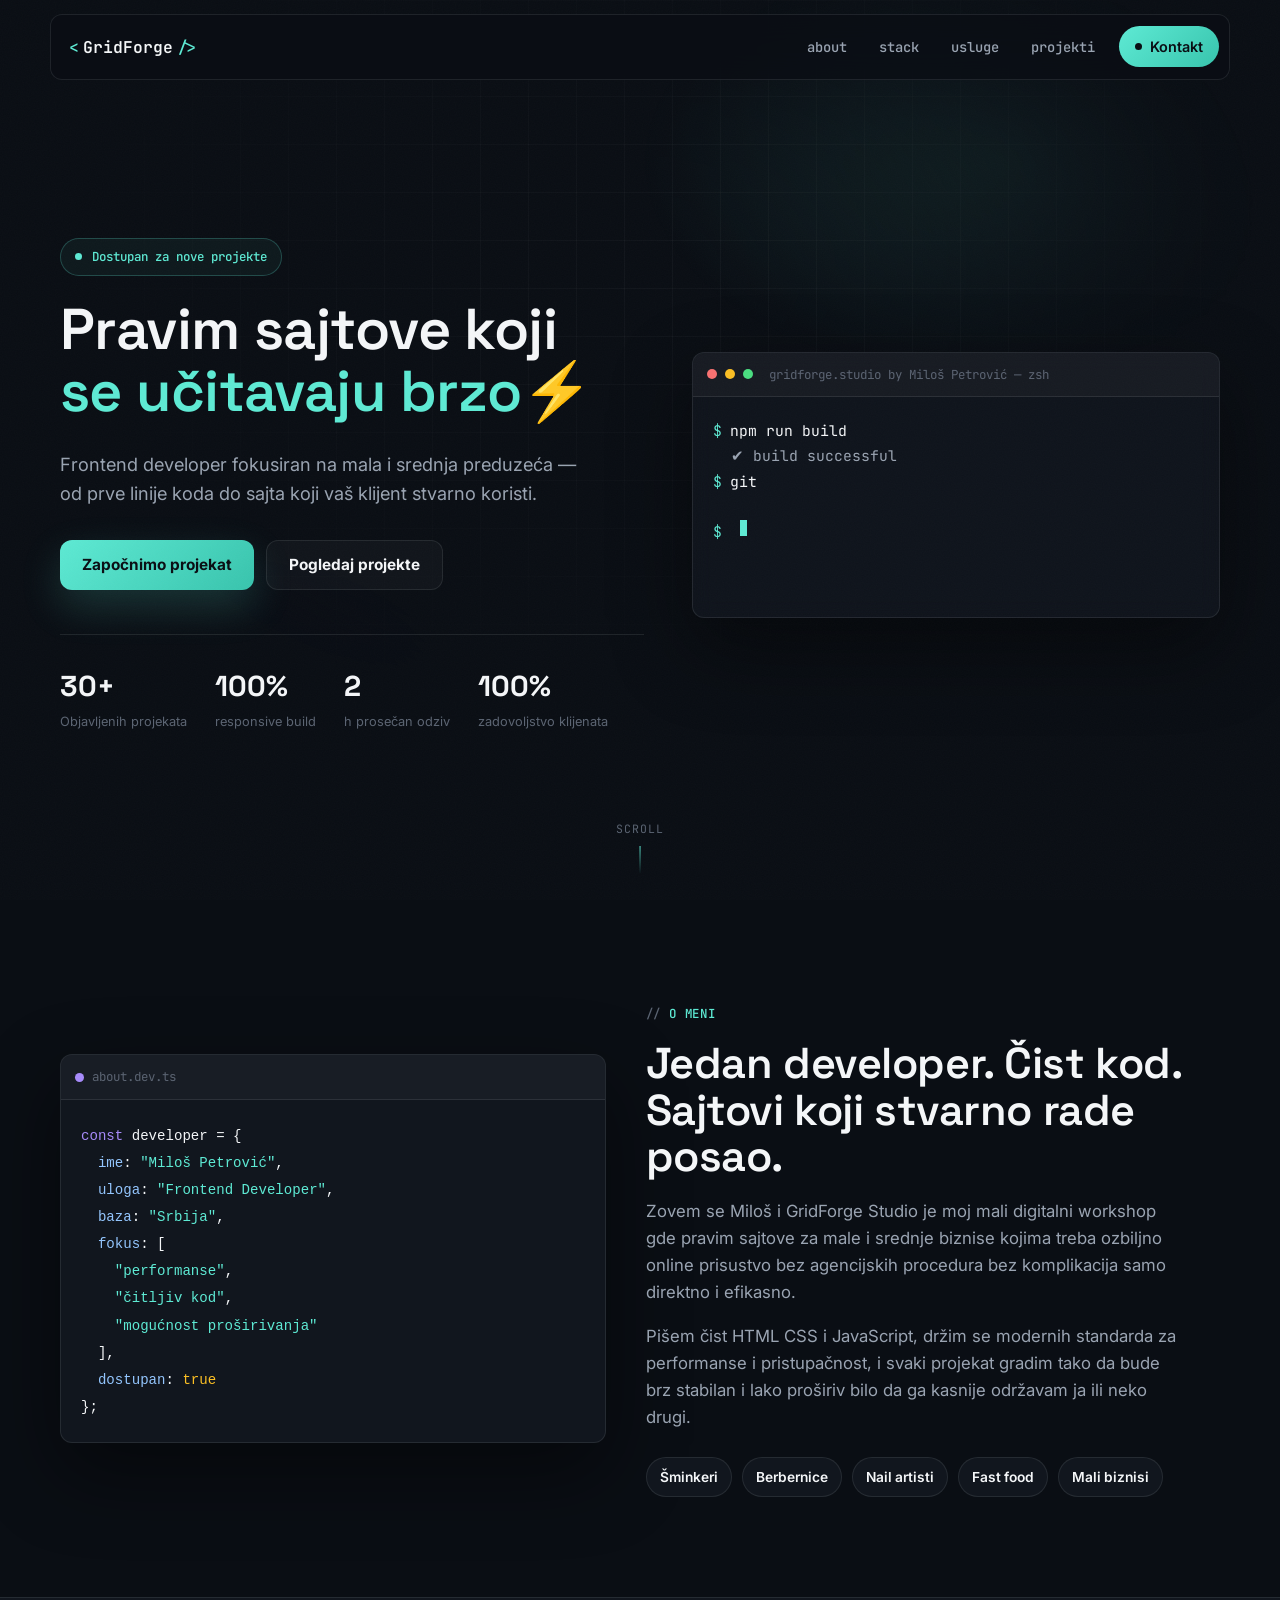
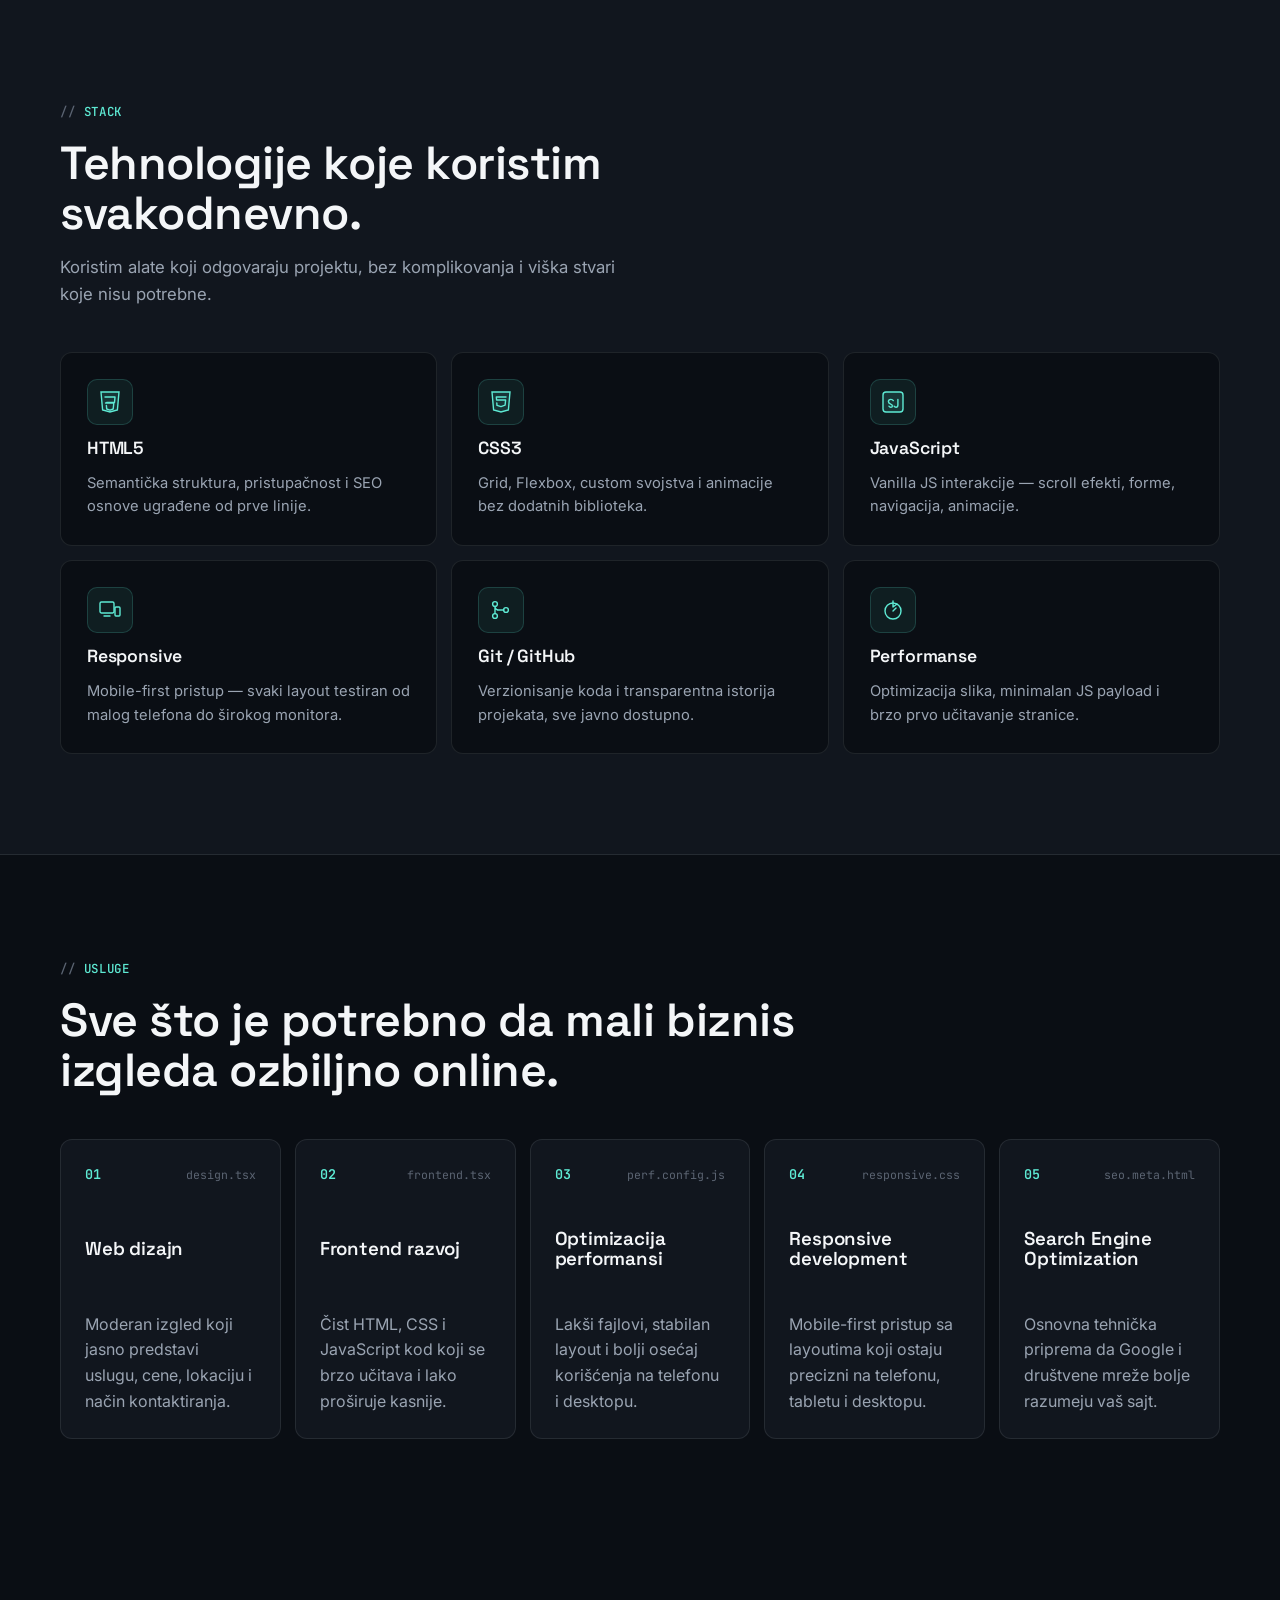
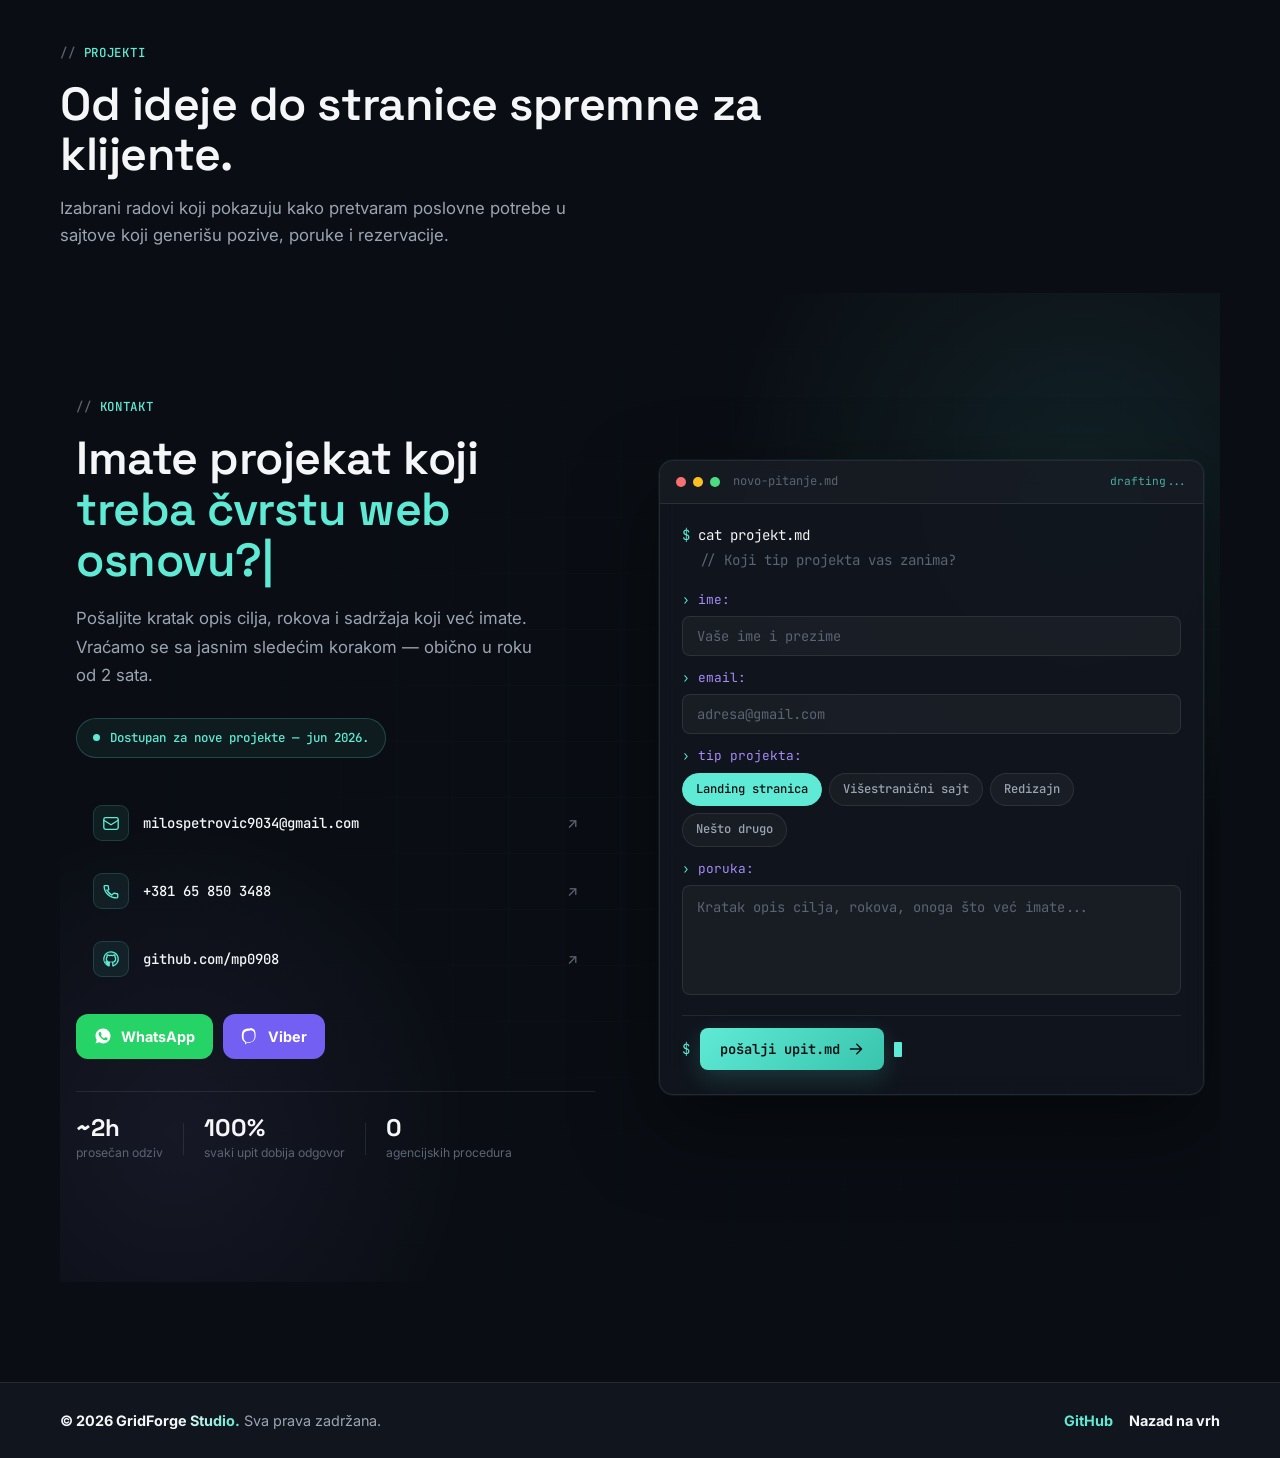
<file: index.html>
<!DOCTYPE html>
<html lang="sr">

<head>
  <meta charset="UTF-8" />
  <meta name="viewport" content="width=device-width, initial-scale=1.0" />
  <meta name="description"
    content="GridForge Studio — Miloš Petrović pravi moderne, brze i funkcionalne web sajtove po meri vašeg biznisa." />
  <title>GridForge Studio | Izrada modernih web sajtova</title>
  <link rel="icon" href="assets/icons/gridforge-mark.svg" type="image/svg+xml" />
  <link rel="preconnect" href="https://fonts.googleapis.com" />
  <link rel="preconnect" href="https://fonts.gstatic.com" crossorigin />
  <link
    href="https://fonts.googleapis.com/css2?family=Space+Grotesk:wght@400;500;600;700&family=JetBrains+Mono:wght@400;500;600&family=Inter:wght@400;500;600;700&display=swap"
    rel="stylesheet" />
  <link rel="stylesheet" href="css/reset.css" />
  <link rel="stylesheet" href="css/style.css" />
</head>

<body>
  <div class="cursor-glow" data-cursor-glow aria-hidden="true"></div>
  <div class="grain-overlay" aria-hidden="true"></div>

  <header class="gf-header" data-header>
    <div class="gf-header-inner">
      <a class="gf-brand" href="#top" aria-label="GridForge Studio početna">
        <span class="gf-brand-bracket">&lt;</span>
        <span class="gf-brand-name">GridForge</span>
        <span class="gf-brand-bracket">/&gt;</span>
      </a>

      <nav class="gf-nav" aria-label="Glavna navigacija">
        <a href="#about"><span class="nav-tag">about</span></a>
        <a href="#stack"><span class="nav-tag">stack</span></a>
        <a href="#services"><span class="nav-tag">usluge</span></a>
        <a href="#projects"><span class="nav-tag">projekti</span></a>
        <a class="gf-nav-cta" href="#contact">
          <span class="status-dot" aria-hidden="true"></span>
          Kontakt
        </a>
      </nav>

      <button class="gf-burger" type="button" data-nav-toggle aria-expanded="false" aria-controls="gf-mobile-nav"
        aria-label="Otvori meni">
        <span></span>
        <span></span>
        <span></span>
      </button>
    </div>
  </header>

  <div class="gf-mobile-nav" id="gf-mobile-nav" data-mobile-nav data-nav>
    <nav aria-label="Mobilna navigacija">
      <a href="#about" data-mobile-link><span class="nav-num">01</span>About</a>
      <a href="#stack" data-mobile-link><span class="nav-num">02</span>Stack</a>
      <a href="#services" data-mobile-link><span class="nav-num">03</span>Usluge</a>
      <a href="#projects" data-mobile-link><span class="nav-num">04</span>Projekti</a>
      <a href="#contact" data-mobile-link><span class="nav-num">05</span>Kontakt</a>
    </nav>
    <p class="gf-mobile-foot">milospetrovic9034@gmail.com</p>
  </div>

  <main id="top">
    <!-- ============ HERO ============ -->
    <section class="hero" id="hero">
      <div class="hero-grid-bg" aria-hidden="true"></div>

      <div class="hero-inner">
        <div class="hero-copy">
          <p class="badge">
            <span class="status-dot" aria-hidden="true"></span>
            Dostupan za nove projekte
          </p>

          <h1 class="hero-title">
            Pravim sajtove koji
            <span class="hero-title-rotator" data-rotator>
              <span class="rotator-word is-active">izgledaju moderno</span>
              <span class="rotator-word">se učitavaju brzo⚡</span>
              <span class="rotator-word">su responzivni</span>
              <span class="rotator-word">donose pozive i upite</span>
            </span>
          </h1>

          <p class="hero-sub">
            Frontend developer fokusiran na mala i srednja preduzeća — od prve linije
            koda do sajta koji vaš klijent stvarno koristi.
          </p>

          <div class="hero-actions">
            <a class="btn btn-primary" href="#contact" data-scroll-target>
              Započnimo projekat
            </a>
            <a class="btn btn-ghost" href="#projects" data-scroll-target>
              Pogledaj projekte
            </a>
          </div>

          <div class="hero-stats">
            <div class="stat">
              <strong data-counter="30">30+</strong>
              <span>Objavljenih projekata</span>
            </div>
            <div class="stat">
              <strong data-counter="100">100%</strong>
              <span>responsive build</span>
            </div>
            <div class="stat">
              <strong data-counter="2">2</strong>
              <span>h prosečan odziv</span>
            </div>
            <div class="stat">
              <strong data-counter="100">100%</strong>
              <span>zadovoljstvo klijenata</span>
            </div>
          </div>
        </div>

        <div class="hero-terminal" aria-hidden="true">
          <div class="terminal-bar">
            <span class="term-dot term-dot-red"></span>
            <span class="term-dot term-dot-yellow"></span>
            <span class="term-dot term-dot-green"></span>
            <span class="terminal-title">gridforge.studio by Miloš Petrović — zsh</span>
          </div>
          <div class="terminal-body" data-terminal>
            <p class="term-line"><span class="term-prompt">$</span> <span class="term-cmd" data-type-line="0"></span>
            </p>
            <p class="term-line term-out" data-out-line="0"></p>
            <p class="term-line"><span class="term-prompt">$</span> <span class="term-cmd" data-type-line="1"></span>
            </p>
            <p class="term-line term-out" data-out-line="1"></p>
            <p class="term-line"><span class="term-prompt">$</span> <span class="term-cmd"
                data-type-line="2"></span><span class="term-cursor" data-term-cursor></span></p>
          </div>
        </div>
      </div>

      <div class="scroll-cue" aria-hidden="true">
        <span>scroll</span>
        <div class="scroll-cue-line"></div>
      </div>
    </section>

    <!-- ============ ABOUT ============ -->
    <section class="section about-section" id="about">
      <div class="container about-layout">
        <div class="about-media reveal">
          <div class="code-card">
            <div class="code-card-bar">
              <span class="code-card-dot"></span>
              <span class="code-card-filename">about.dev.ts</span>
            </div>
            <pre class="code-card-body"><code><span class="tok-key">const</span> <span class="tok-var">developer</span> = {
  <span class="tok-prop">ime</span>: <span class="tok-str">"Miloš Petrović"</span>,
  <span class="tok-prop">uloga</span>: <span class="tok-str">"Frontend Developer"</span>,
  <span class="tok-prop">baza</span>: <span class="tok-str">"Srbija"</span>,
  <span class="tok-prop">fokus</span>: [
    <span class="tok-str">"performanse"</span>,
    <span class="tok-str">"čitljiv kod"</span>,
    <span class="tok-str">"mogućnost proširivanja"</span>
  ],
  <span class="tok-prop">dostupan</span>: <span class="tok-bool">true</span>
};</code></pre>
          </div>
        </div>
        <div class="about-copy reveal reveal-delay-1">
          <p class="eyebrow">O meni</p>
          <h2>Jedan developer. Čist kod. Sajtovi koji stvarno rade posao.</h2>
          <p class="about-text">
            Zovem se Miloš i GridForge Studio je moj mali digitalni workshop gde pravim sajtove za
            male i srednje biznise kojima treba ozbiljno online prisustvo bez agencijskih procedura
            bez komplikacija samo direktno i efikasno.
          </p>
          <p class="about-text">
            Pišem čist HTML CSS i JavaScript, držim se modernih standarda za performanse i pristupačnost,
            i svaki projekat gradim tako da bude brz stabilan i lako proširiv bilo da ga kasnije
            održavam ja ili neko drugi.
          </p>
          <div class="business-tags" aria-label="Tipovi biznisa">
            <span>Šminkeri</span>
            <span>Berbernice</span>
            <span>Nail artisti</span>
            <span>Fast food</span>
            <span>Mali biznisi</span>
          </div>
        </div>
      </div>
    </section>

    <!-- ============ STACK ============ -->
    <section class="section stack-section" id="stack">
      <div class="container">
        <div class="section-heading reveal">
          <p class="eyebrow">Stack</p>
          <h2>Tehnologije koje koristim svakodnevno.</h2>
          <p class="section-subtext">
            Koristim alate koji odgovaraju projektu, bez komplikovanja i viška stvari koje nisu potrebne.
          </p>
        </div>
        <div class="stack-grid">
          <article class="stack-card reveal">
            <div class="stack-icon" data-stack="html">
              <svg viewBox="0 0 24 24" fill="none">
                <path d="M3 2l1.6 18L12 22l7.4-2L21 2H3Z" fill="currentColor" opacity="0.12" />
                <path d="M3 2l1.6 18L12 22l7.4-2L21 2H3Z" stroke="currentColor" stroke-width="1.4" />
                <path d="M7 7h10l-.5 5.5H8.7M7.5 13h8.3l-.6 6L12 20.2l-3.3-1.2-.3-3.5" stroke="currentColor"
                  stroke-width="1.4" stroke-linecap="round" stroke-linejoin="round" />
              </svg>
            </div>
            <h3>HTML5</h3>
            <p>Semantička struktura, pristupačnost i SEO osnove ugrađene od prve linije.</p>
          </article>

          <article class="stack-card reveal reveal-delay-1">
            <div class="stack-icon" data-stack="css">
              <svg viewBox="0 0 24 24" fill="none">
                <path d="M3 2l1.6 18L12 22l7.4-2L21 2H3Z" fill="currentColor" opacity="0.12" />
                <path d="M3 2l1.6 18L12 22l7.4-2L21 2H3Z" stroke="currentColor" stroke-width="1.4" />
                <path d="M17 7H7.3l.3 3h9l-.5 5.2L12 16.6l-4-1.2-.2-2.4" stroke="currentColor" stroke-width="1.4"
                  stroke-linecap="round" stroke-linejoin="round" />
              </svg>
            </div>
            <h3>CSS3</h3>
            <p>Grid, Flexbox, custom svojstva i animacije bez dodatnih biblioteka.</p>
          </article>

          <article class="stack-card reveal reveal-delay-2">
            <div class="stack-icon" data-stack="js">
              <svg viewBox="0 0 24 24" fill="none">
                <rect x="2" y="2" width="20" height="20" rx="3" fill="currentColor" opacity="0.12" />
                <rect x="2" y="2" width="20" height="20" rx="3" stroke="currentColor" stroke-width="1.4" />
                <path
                  d="M8 16.2c.3.6.9 1.1 1.8 1.1 1 0 1.6-.5 1.6-1.4 0-1-.6-1.4-1.7-1.8-1.4-.5-2.3-1.1-2.3-2.5 0-1.3 1-2.2 2.5-2.2 1.1 0 1.9.4 2.4 1.2M16.9 9.4v5.7c0 1.5-.7 2.2-1.9 2.2-.9 0-1.5-.4-1.9-1.1"
                  stroke="currentColor" stroke-width="1.4" stroke-linecap="round" />
              </svg>
            </div>
            <h3>JavaScript</h3>
            <p>Vanilla JS interakcije — scroll efekti, forme, navigacija, animacije.</p>
          </article>

          <article class="stack-card reveal reveal-delay-3">
            <div class="stack-icon" data-stack="responsive">
              <svg viewBox="0 0 24 24" fill="none">
                <rect x="2" y="4" width="14" height="11" rx="1.4" stroke="currentColor" stroke-width="1.4" />
                <rect x="17" y="9" width="5" height="9" rx="1" stroke="currentColor" stroke-width="1.4" />
                <path d="M6 18h6" stroke="currentColor" stroke-width="1.4" stroke-linecap="round" />
              </svg>
            </div>
            <h3>Responsive</h3>
            <p>Mobile-first pristup — svaki layout testiran od malog telefona do širokog monitora.</p>
          </article>

          <article class="stack-card reveal reveal-delay-4">
            <div class="stack-icon" data-stack="git">
              <svg viewBox="0 0 24 24" fill="none">
                <circle cx="6" cy="6" r="2.4" stroke="currentColor" stroke-width="1.4" />
                <circle cx="6" cy="18" r="2.4" stroke="currentColor" stroke-width="1.4" />
                <circle cx="17" cy="12" r="2.4" stroke="currentColor" stroke-width="1.4" />
                <path d="M6 8.4V15.6M8.2 12H14.8M6 8.4c0 2 1.6 3.6 5 3.6" stroke="currentColor" stroke-width="1.4"
                  stroke-linecap="round" />
              </svg>
            </div>
            <h3>Git / GitHub</h3>
            <p>Verzionisanje koda i transparentna istorija projekata, sve javno dostupno.</p>
          </article>

          <article class="stack-card reveal reveal-delay-5">
            <div class="stack-icon" data-stack="perf">
              <svg viewBox="0 0 24 24" fill="none">
                <path d="M12 3v6l4-3" stroke="currentColor" stroke-width="1.4" stroke-linecap="round"
                  stroke-linejoin="round" />
                <circle cx="12" cy="13" r="8" stroke="currentColor" stroke-width="1.4" />
                <path d="M12 13l3-3" stroke="currentColor" stroke-width="1.4" stroke-linecap="round" />
              </svg>
            </div>
            <h3>Performanse</h3>
            <p>Optimizacija slika, minimalan JS payload i brzo prvo učitavanje stranice.</p>
          </article>
        </div>
      </div>
    </section>

    <!-- ============ SERVICES ============ -->
    <section class="section services-section" id="services">
      <div class="container">
        <div class="section-heading reveal">
          <p class="eyebrow">Usluge</p>
          <h2>Sve što je potrebno da mali biznis izgleda ozbiljno online.</h2>
        </div>

        <div class="service-grid">
          <article class="service-card reveal">
            <div class="service-card-top">
              <span class="service-number">01</span>
              <span class="service-file">design.tsx</span>
            </div>
            <h3>Web dizajn</h3>
            <p>Moderan izgled koji jasno predstavi uslugu, cene, lokaciju i način kontaktiranja.</p>
          </article>
          <article class="service-card reveal reveal-delay-1">
            <div class="service-card-top">
              <span class="service-number">02</span>
              <span class="service-file">frontend.tsx</span>
            </div>
            <h3>Frontend razvoj</h3>
            <p>Čist HTML, CSS i JavaScript kod koji se brzo učitava i lako proširuje kasnije.</p>
          </article>
          <article class="service-card reveal reveal-delay-2">
            <div class="service-card-top">
              <span class="service-number">03</span>
              <span class="service-file">perf.config.js</span>
            </div>
            <h3>Optimizacija performansi</h3>
            <p>Lakši fajlovi, stabilan layout i bolji osećaj korišćenja na telefonu i desktopu.</p>
          </article>
          <article class="service-card reveal reveal-delay-3">
            <div class="service-card-top">
              <span class="service-number">04</span>
              <span class="service-file">responsive.css</span>
            </div>
            <h3>Responsive development</h3>
            <p>Mobile-first pristup sa layoutima koji ostaju precizni na telefonu, tabletu i desktopu.</p>
          </article>
          <article class="service-card reveal reveal-delay-4">
            <div class="service-card-top">
              <span class="service-number">05</span>
              <span class="service-file">seo.meta.html</span>
            </div>
            <h3>Search Engine Optimization</h3>
            <p>Osnovna tehnička priprema da Google i društvene mreže bolje razumeju vaš sajt.</p>
          </article>
        </div>
      </div>
    </section>

    <!-- ============ PROJEKTI ============ -->
    <section class="section projects-section" id="projects">
      <div class="container">
        <div class="section-heading projects-heading reveal">
          <p class="eyebrow">Projekti</p>
          <h2>Od ideje do stranice spremne za klijente.</h2>
          <p class="section-subtext">
            Izabrani radovi koji pokazuju kako pretvaram poslovne potrebe u sajtove
            koji generišu pozive, poruke i rezervacije.
          </p>
        </div>

    <!-- ============ CONTACT ============ -->
    <section class="section contact-section" id="contact">
      <div class="contact-bg-grid" aria-hidden="true"></div>
      <div class="contact-bg-glow" aria-hidden="true"></div>

      <div class="container contact-layout">

        <!-- LEFT: copy + direct links -->
        <div class="contact-left reveal">
          <p class="eyebrow">Kontakt</p>
          <h2 class="contact-heading">
            Imate projekat koji<br>
            <span class="contact-heading-accent" data-typed-heading></span>
          </h2>

          <p class="contact-sub">
            Pošaljite kratak opis cilja, rokova i sadržaja koji već imate.
            Vraćamo se sa jasnim sledećim korakom — obično u roku od 2 sata.
          </p>

          <!-- Availability badge -->
          <div class="contact-availability">
            <span class="avail-dot" aria-hidden="true"></span>
            <span>Dostupan za nove projekte — jun 2026.</span>
          </div>

          <!-- Direct contact rows -->
          <div class="contact-direct">
            <a class="direct-row" href="mailto:milospetrovic9034@gmail.com">
              <span class="direct-icon">
                <svg viewBox="0 0 20 20" fill="none" width="18" height="18" aria-hidden="true">
                  <rect x="2" y="4" width="16" height="13" rx="2" stroke="currentColor" stroke-width="1.5" />
                  <path d="M2 7l8 5 8-5" stroke="currentColor" stroke-width="1.5" stroke-linecap="round" />
                </svg>
              </span>
              <span class="direct-label">milospetrovic9034@gmail.com</span>
              <span class="direct-arrow">↗</span>
            </a>
            <a class="direct-row" href="tel:+381658503488">
              <span class="direct-icon">
                <svg viewBox="0 0 20 20" fill="none" width="18" height="18" aria-hidden="true">
                  <path
                    d="M5.5 9c1.2 2.4 3.1 4.3 5.5 5.5l1.8-1.8c.3-.3.6-.3.9-.2.9.3 1.9.5 3 .5.5 0 .8.4.8.8v3c0 .5-.4.8-.8.8C8.3 17.6 2.4 11.7 2.4 4.8c0-.5.4-.8.8-.8h3c.5 0 .8.4.8.8 0 1.1.2 2.1.5 3 .1.3 0 .6-.2.9L5.5 9Z"
                    stroke="currentColor" stroke-width="1.5" />
                </svg>
              </span>
              <span class="direct-label">+381 65 850 3488</span>
              <span class="direct-arrow">↗</span>
            </a>
            <a class="direct-row" href="https://github.com/mp0908" target="_blank" rel="noopener noreferrer">
              <span class="direct-icon">
                <svg viewBox="0 0 20 20" fill="none" width="18" height="18" aria-hidden="true">
                  <path
                    d="M10 2a8 8 0 0 0-2.53 15.59c.4.07.55-.17.55-.38v-1.33c-2.23.48-2.7-1.07-2.7-1.07-.36-.93-.89-1.17-.89-1.17-.73-.5.06-.49.06-.49.8.06 1.23.82 1.23.82.71 1.22 1.87.87 2.33.66.07-.52.28-.87.5-1.07-1.77-.2-3.64-.89-3.64-3.95 0-.87.31-1.59.82-2.15-.08-.2-.36-1.02.08-2.12 0 0 .67-.21 2.2.82a7.68 7.68 0 0 1 4 0c1.53-1.03 2.2-.82 2.2-.82.44 1.1.16 1.92.08 2.12.51.56.82 1.27.82 2.15 0 3.07-1.87 3.75-3.65 3.95.29.25.54.73.54 1.48v2.19c0 .21.15.46.55.38A8 8 0 0 0 10 2Z"
                    stroke="currentColor" stroke-width="1.2" fill="currentColor" opacity=".12" />
                  <path
                    d="M10 2a8 8 0 0 0-2.53 15.59c.4.07.55-.17.55-.38v-1.33c-2.23.48-2.7-1.07-2.7-1.07-.36-.93-.89-1.17-.89-1.17-.73-.5.06-.49.06-.49.8.06 1.23.82 1.23.82.71 1.22 1.87.87 2.33.66.07-.52.28-.87.5-1.07-1.77-.2-3.64-.89-3.64-3.95 0-.87.31-1.59.82-2.15-.08-.2-.36-1.02.08-2.12 0 0 .67-.21 2.2.82a7.68 7.68 0 0 1 4 0c1.53-1.03 2.2-.82 2.2-.82.44 1.1.16 1.92.08 2.12.51.56.82 1.27.82 2.15 0 3.07-1.87 3.75-3.65 3.95.29.25.54.73.54 1.48v2.19c0 .21.15.46.55.38A8 8 0 0 0 10 2Z"
                    stroke="currentColor" stroke-width="1.4" />
                </svg>
              </span>
              <span class="direct-label">github.com/mp0908</span>
              <span class="direct-arrow">↗</span>
            </a>
          </div>

          <!-- Messenger buttons -->
          <div class="contact-messengers">
            <a class="messenger-btn messenger-wa" href="https://wa.me/381658503488" target="_blank"
              rel="noopener noreferrer" aria-label="WhatsApp poruka">
              <svg viewBox="0 0 24 24" fill="currentColor" width="18" height="18" aria-hidden="true">
                <path
                  d="M12.01 2C6.49 2 2 6.48 2 11.99c0 1.97.58 3.8 1.58 5.36L2 22l4.79-1.55a9.96 9.96 0 0 0 5.22 1.46h.01c5.52 0 10-4.48 10-9.99C22 6.48 17.53 2 12.01 2Zm5.84 14.18c-.25.7-1.45 1.34-2 1.43-.51.08-1.15.11-1.86-.12-.42-.13-.97-.32-1.66-.63-2.93-1.27-4.84-4.22-4.99-4.42-.15-.2-1.19-1.58-1.19-3.01 0-1.43.75-2.13 1.02-2.43.26-.29.57-.36.76-.36.19 0 .38 0 .55.01.17.01.41-.07.64.49.25.6.84 2.07.91 2.22.07.15.12.33.02.52-.1.19-.15.31-.3.48-.15.17-.31.38-.44.51-.15.14-.3.3-.13.59.17.29.77 1.27 1.65 2.05 1.14 1.01 2.1 1.33 2.4 1.48.3.15.48.13.66-.05.18-.18.76-.88.96-1.18.2-.3.4-.25.66-.15.27.1 1.72.81 2.02.96.3.15.5.22.57.35.07.13.07.74-.18 1.44Z" />
              </svg>
              <span>WhatsApp</span>
            </a>
            <a class="messenger-btn messenger-viber" href="viber://chat?number=%2B381658503488" target="_blank"
              rel="noopener noreferrer" aria-label="Viber poruka">
              <svg viewBox="0 0 24 24" fill="currentColor" width="18" height="18" aria-hidden="true">
                <path
                  d="M12.4 2.02c-2.1-.1-6.6-.18-9.1 2.13-1.86 1.85-2.18 4.33-2.18 7.65 0 2.7.27 5.45 2.81 7.6.51.45 1 .7 1.55.86l.04 2.46c0 .27.2.43.43.43.13 0 .26-.05.36-.16l1.88-2.04c2.9.32 6.36-.1 8.5-2.2 2.55-2.4 2.81-5.16 2.81-7.95 0-3.35-.32-5.83-2.31-7.65-1.6-1.45-4.18-1.93-4.79-2.13Zm-.21 1.85c.7.2 2.85.65 4.1 1.79 1.5 1.39 1.78 3.32 1.78 6.13 0 2.43-.22 4.59-2.21 6.5-1.74 1.65-4.62 2.04-7.06 1.74l-.36-.05-1.18 1.27-.02-1.59-.31-.1c-.43-.13-.8-.32-1.18-.65-2.04-1.74-2.25-3.94-2.25-6.12 0-2.85.27-4.86 1.65-6.21 1.94-1.83 5.59-1.81 7.04-1.71Z" />
              </svg>
              <span>Viber</span>
            </a>
          </div>

          <!-- Response time promise -->
          <div class="response-promise">
            <div class="rp-item">
              <span class="rp-val">~2h</span>
              <span class="rp-label">prosečan odziv</span>
            </div>
            <div class="rp-divider" aria-hidden="true"></div>
            <div class="rp-item">
              <span class="rp-val">100%</span>
              <span class="rp-label">svaki upit dobija odgovor</span>
            </div>
            <div class="rp-divider" aria-hidden="true"></div>
            <div class="rp-item">
              <span class="rp-val">0</span>
              <span class="rp-label">agencijskih procedura</span>
            </div>
          </div>
        </div>

        <!-- RIGHT: Terminal-style mailto form -->
        <div class="contact-right reveal reveal-delay-2">
          <div class="contact-terminal">
            <div class="ct-bar">
              <span class="ct-dot ct-red"></span>
              <span class="ct-dot ct-yellow"></span>
              <span class="ct-dot ct-green"></span>
              <span class="ct-title">novo-pitanje.md</span>
              <span class="ct-status" data-ct-status>drafting...</span>
            </div>
            <div class="ct-body">
              <!-- Animated intro lines -->
              <div class="ct-intro" data-ct-intro>
                <p class="ct-line"><span class="ct-prompt">$</span> <span class="ct-typed"
                    data-ct-type="cat projekt.md"></span></p>
                <p class="ct-out ct-comment" data-ct-out="0">// Koji tip projekta vas zanima?</p>
              </div>

              <!-- Form fields styled as terminal prompts -->
              <form class="ct-form" data-ct-form action="mailto:milospetrovic9034@gmail.com" method="get"
                enctype="text/plain" novalidate>

                <label class="ct-field" data-ct-field="0">
                  <span class="ct-field-prompt">
                    <span class="ct-prompt">›</span>
                    <span class="ct-field-label">ime:</span>
                  </span>
                  <input class="ct-input" type="text" name="ime" placeholder="Vaše ime i prezime" autocomplete="name"
                    required data-ct-input />
                </label>

                <label class="ct-field" data-ct-field="1">
                  <span class="ct-field-prompt">
                    <span class="ct-prompt">›</span>
                    <span class="ct-field-label">email:</span>
                  </span>
                  <input class="ct-input" type="email" name="email" placeholder="adresa@gmail.com" autocomplete="email"
                    required data-ct-input />
                </label>

                <label class="ct-field" data-ct-field="2">
                  <span class="ct-field-prompt">
                    <span class="ct-prompt">›</span>
                    <span class="ct-field-label">tip projekta:</span>
                  </span>
                  <div class="ct-chips" role="group" aria-label="Tip projekta">
                    <button type="button" class="ct-chip is-active" data-chip>Landing stranica</button>
                    <button type="button" class="ct-chip" data-chip>Višestranični sajt</button>
                    <button type="button" class="ct-chip" data-chip>Redizajn</button>
                    <button type="button" class="ct-chip" data-chip>Nešto drugo</button>
                  </div>
                  <input type="hidden" name="tip" value="Landing stranica" data-chip-value />
                </label>

                <label class="ct-field" data-ct-field="3">
                  <span class="ct-field-prompt">
                    <span class="ct-prompt">›</span>
                    <span class="ct-field-label">poruka:</span>
                  </span>
                  <textarea class="ct-input ct-textarea" name="poruka"
                    placeholder="Kratak opis cilja, rokova, onoga što već imate..." rows="4" required
                    data-ct-input></textarea>
                </label>

                <div class="ct-submit-row">
                  <span class="ct-prompt">$</span>
                  <button class="ct-submit" type="submit" data-ct-submit>
                    <span class="ct-submit-text">pošalji upit.md</span>
                    <span class="ct-submit-icon" aria-hidden="true">
                      <svg viewBox="0 0 20 20" fill="none" width="16" height="16">
                        <path d="M3 10h14M11 4l6 6-6 6" stroke="currentColor" stroke-width="1.8" stroke-linecap="round"
                          stroke-linejoin="round" />
                      </svg>
                    </span>
                  </button>
                  <span class="ct-cursor" data-ct-cursor aria-hidden="true"></span>
                </div>

              </form>

              <!-- Success state -->
              <div class="ct-success" data-ct-success aria-live="polite">
                <p class="ct-out ct-ok">✓ upit.md poslan — reply za ~2h</p>
                <p class="ct-out ct-comment">// Hvala! Vidimo se uskoro.</p>
              </div>

            </div>
          </div>
        </div>

      </div>
    </section>
  </main>

  <footer class="site-footer">
    <div class="container footer-layout">
      <p class="footer-copy"><span class="shimmer-text">© 2026 GridForge Studio.</span> Sva prava zadržana.</p>
      <div class="footer-links">
        <a href="https://github.com/mp0908" target="_blank" rel="noopener noreferrer">GitHub</a>
        <a href="#top" data-scroll-target>Nazad na vrh</a>
      </div>
    </div>
  </footer>

  <script src="js/main.js"></script>
</body>

</html>
</file>
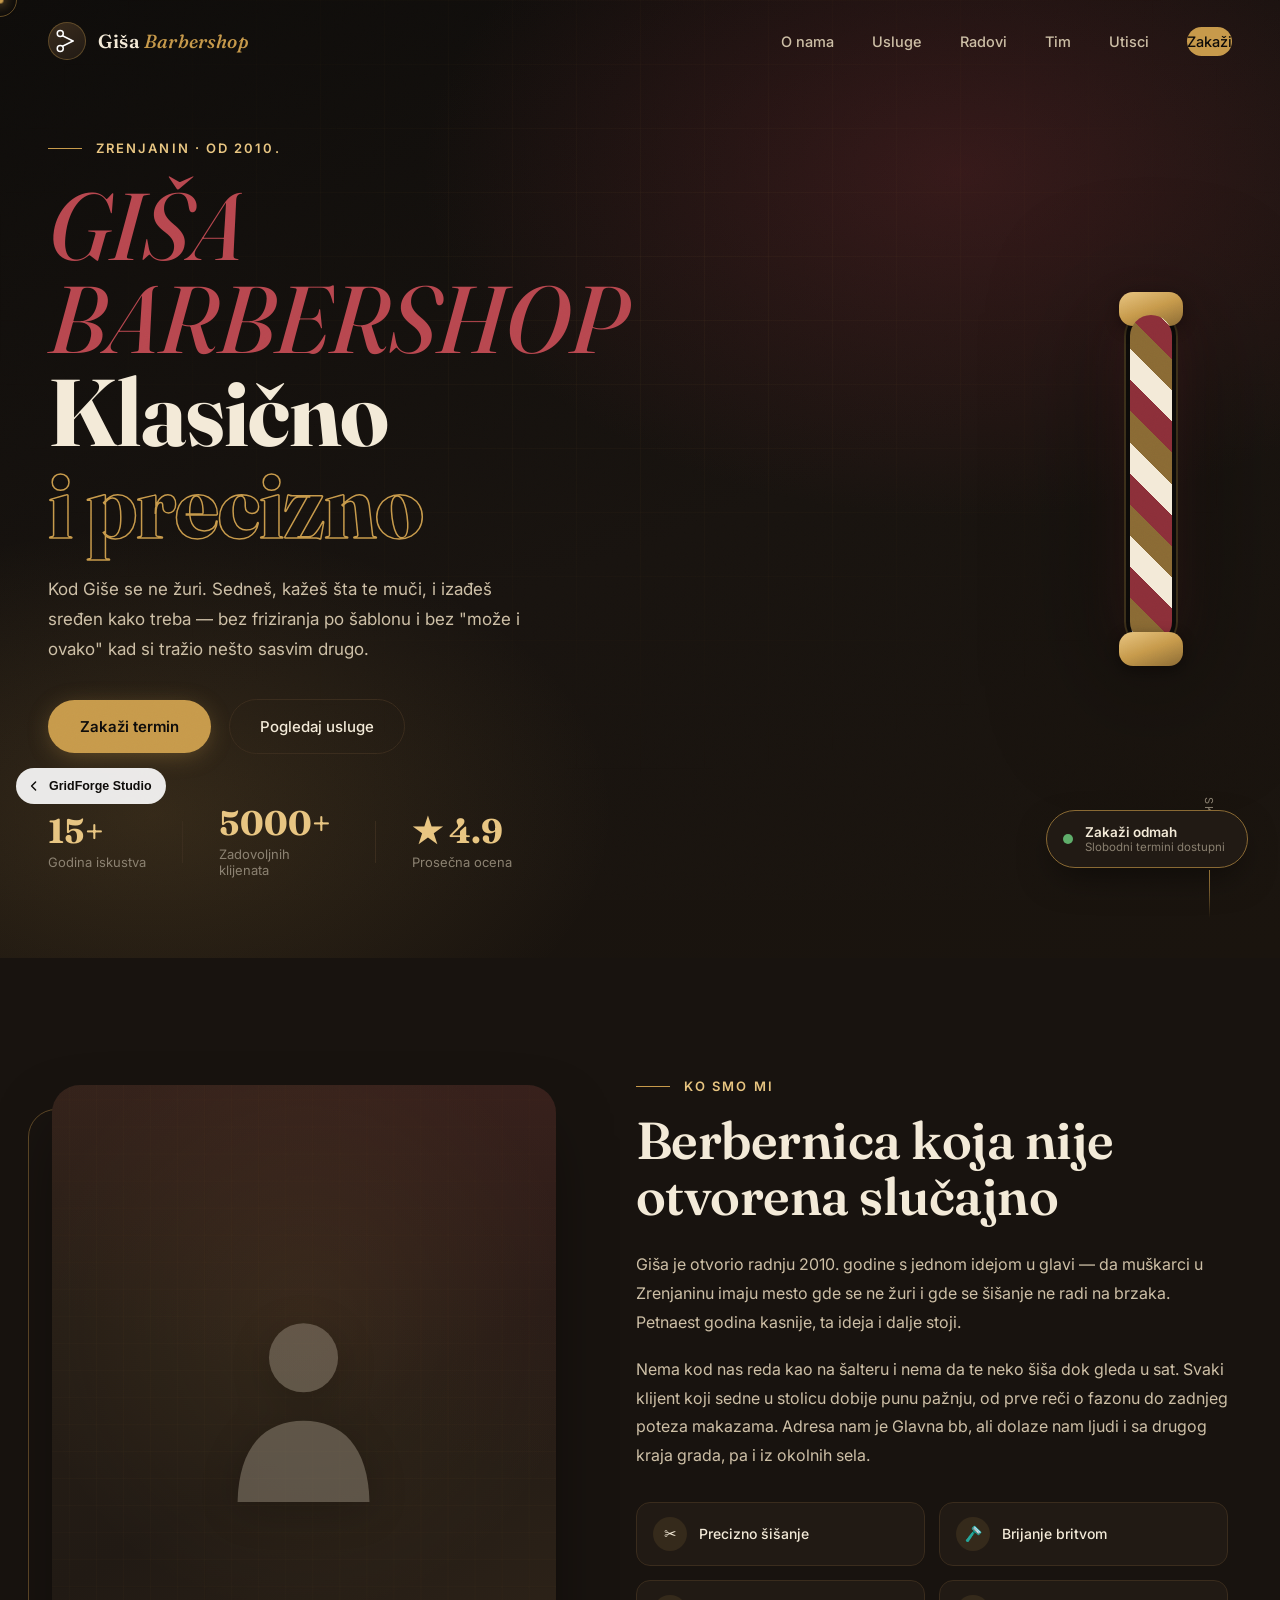
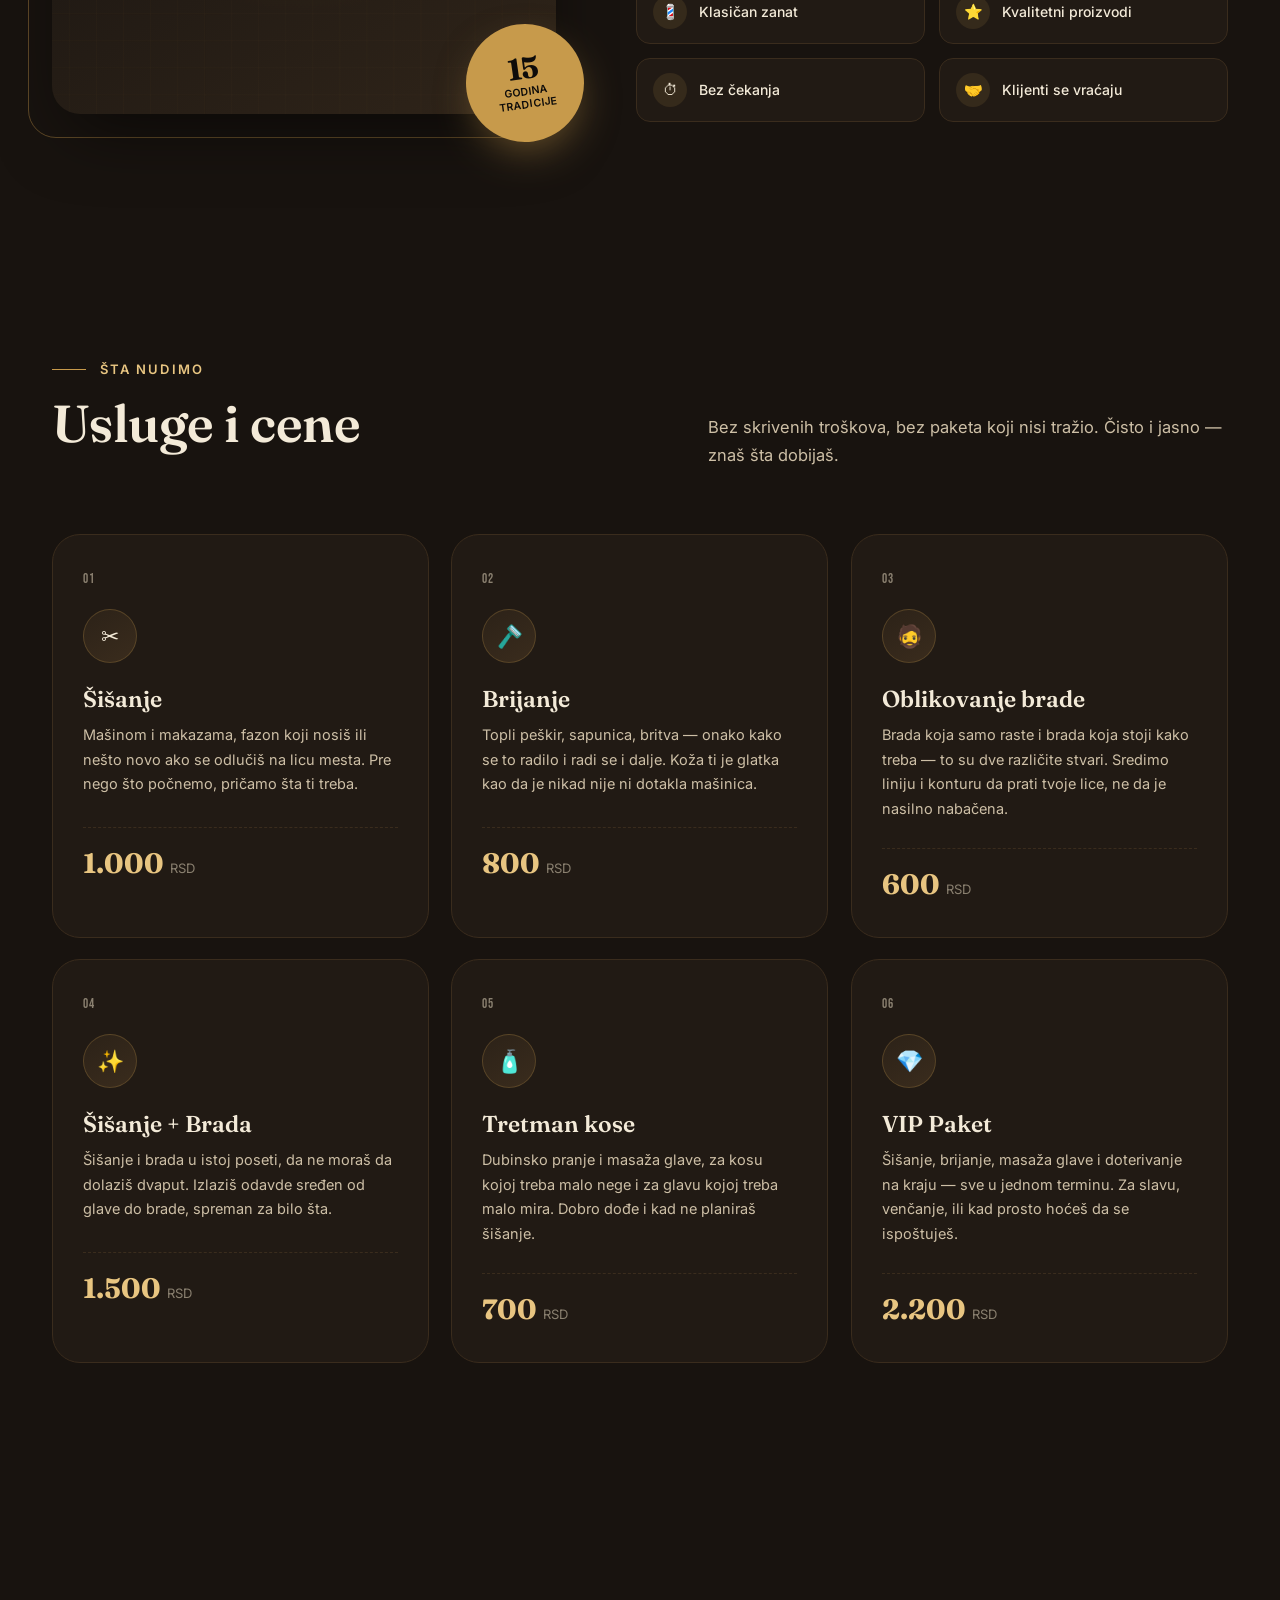
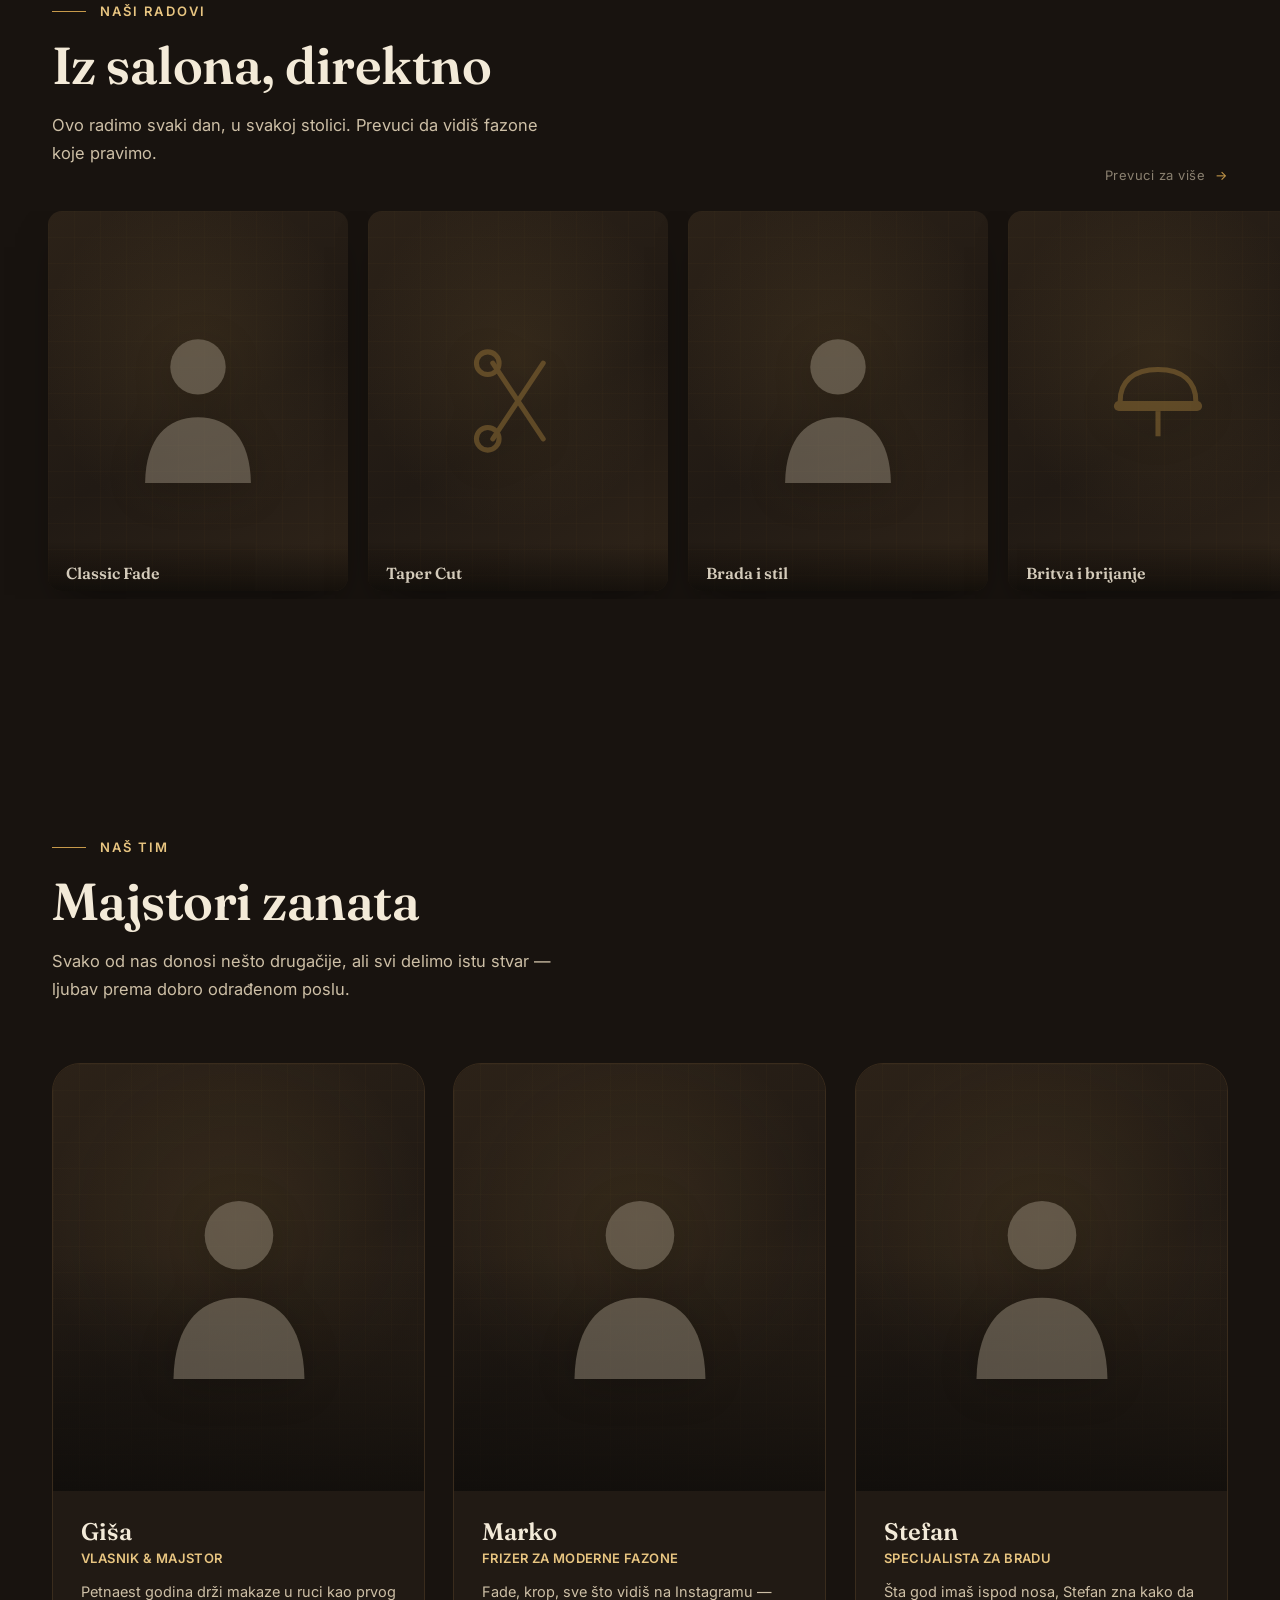
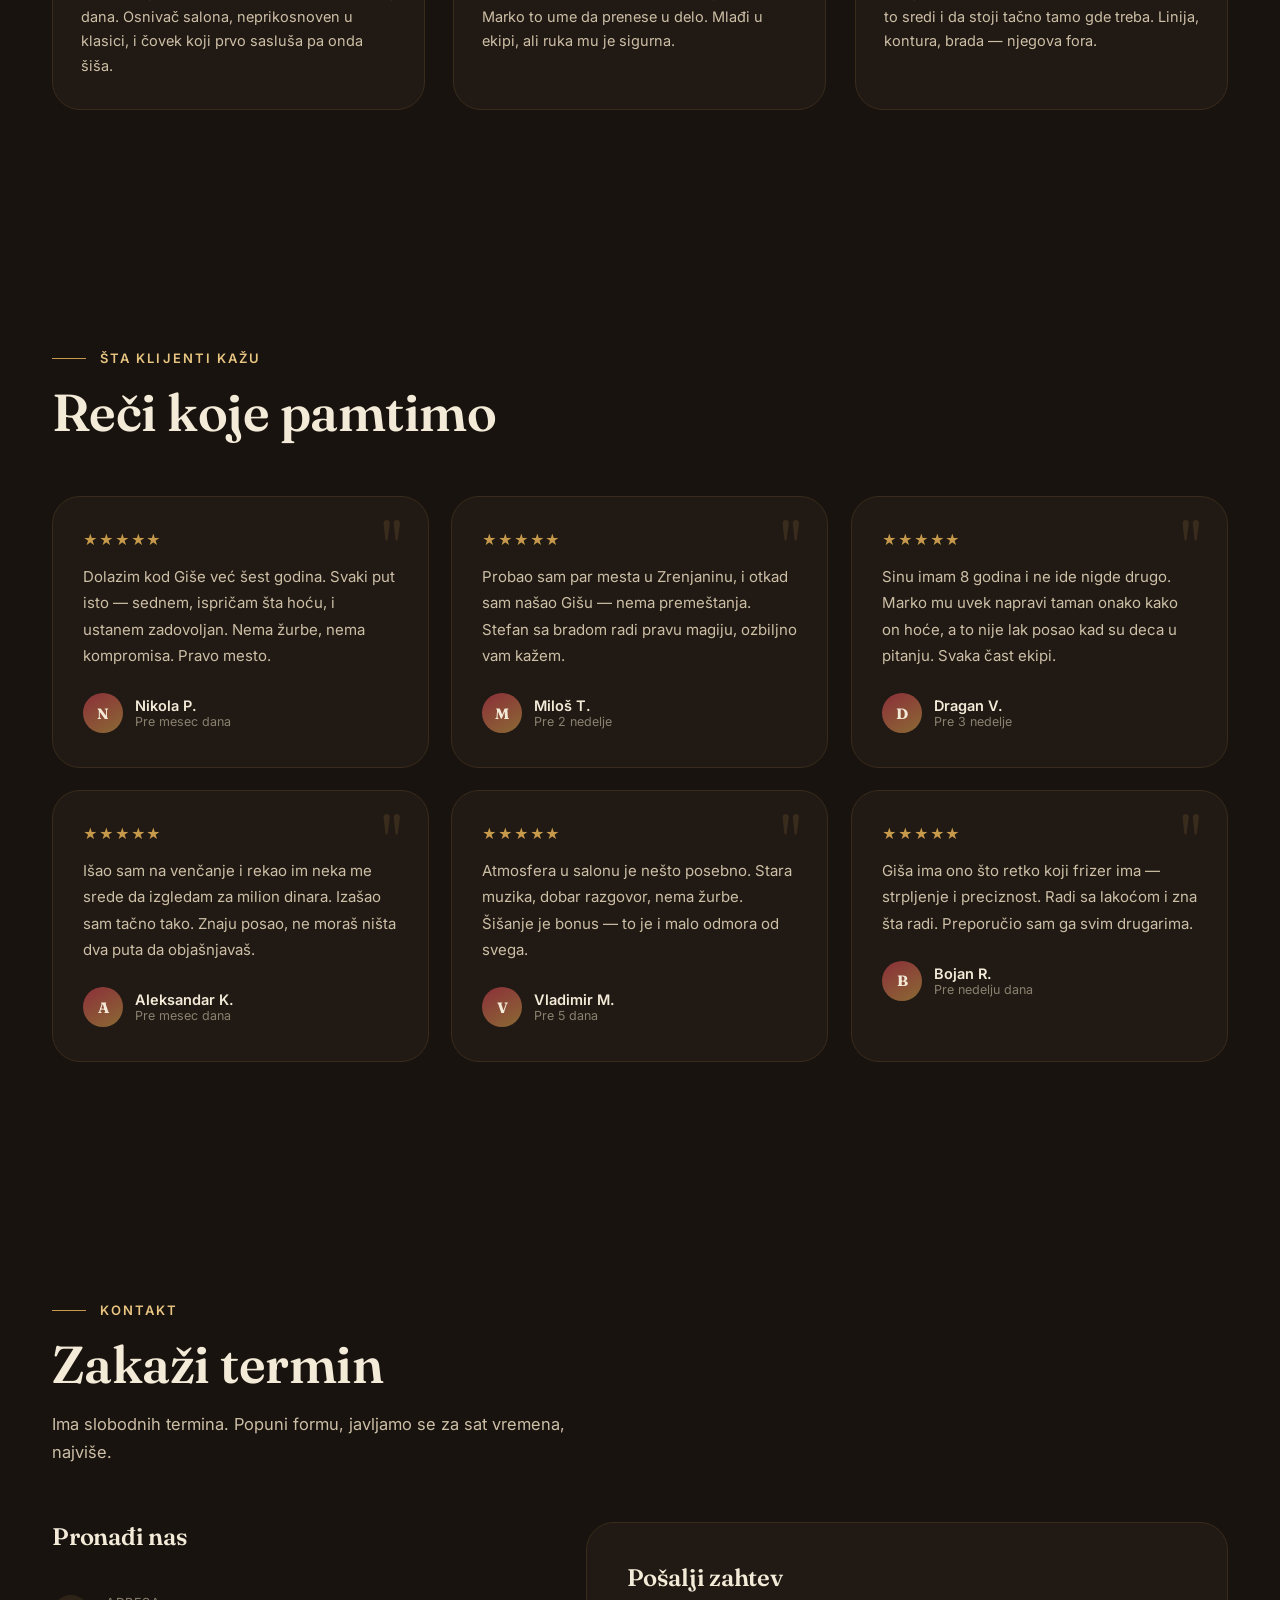
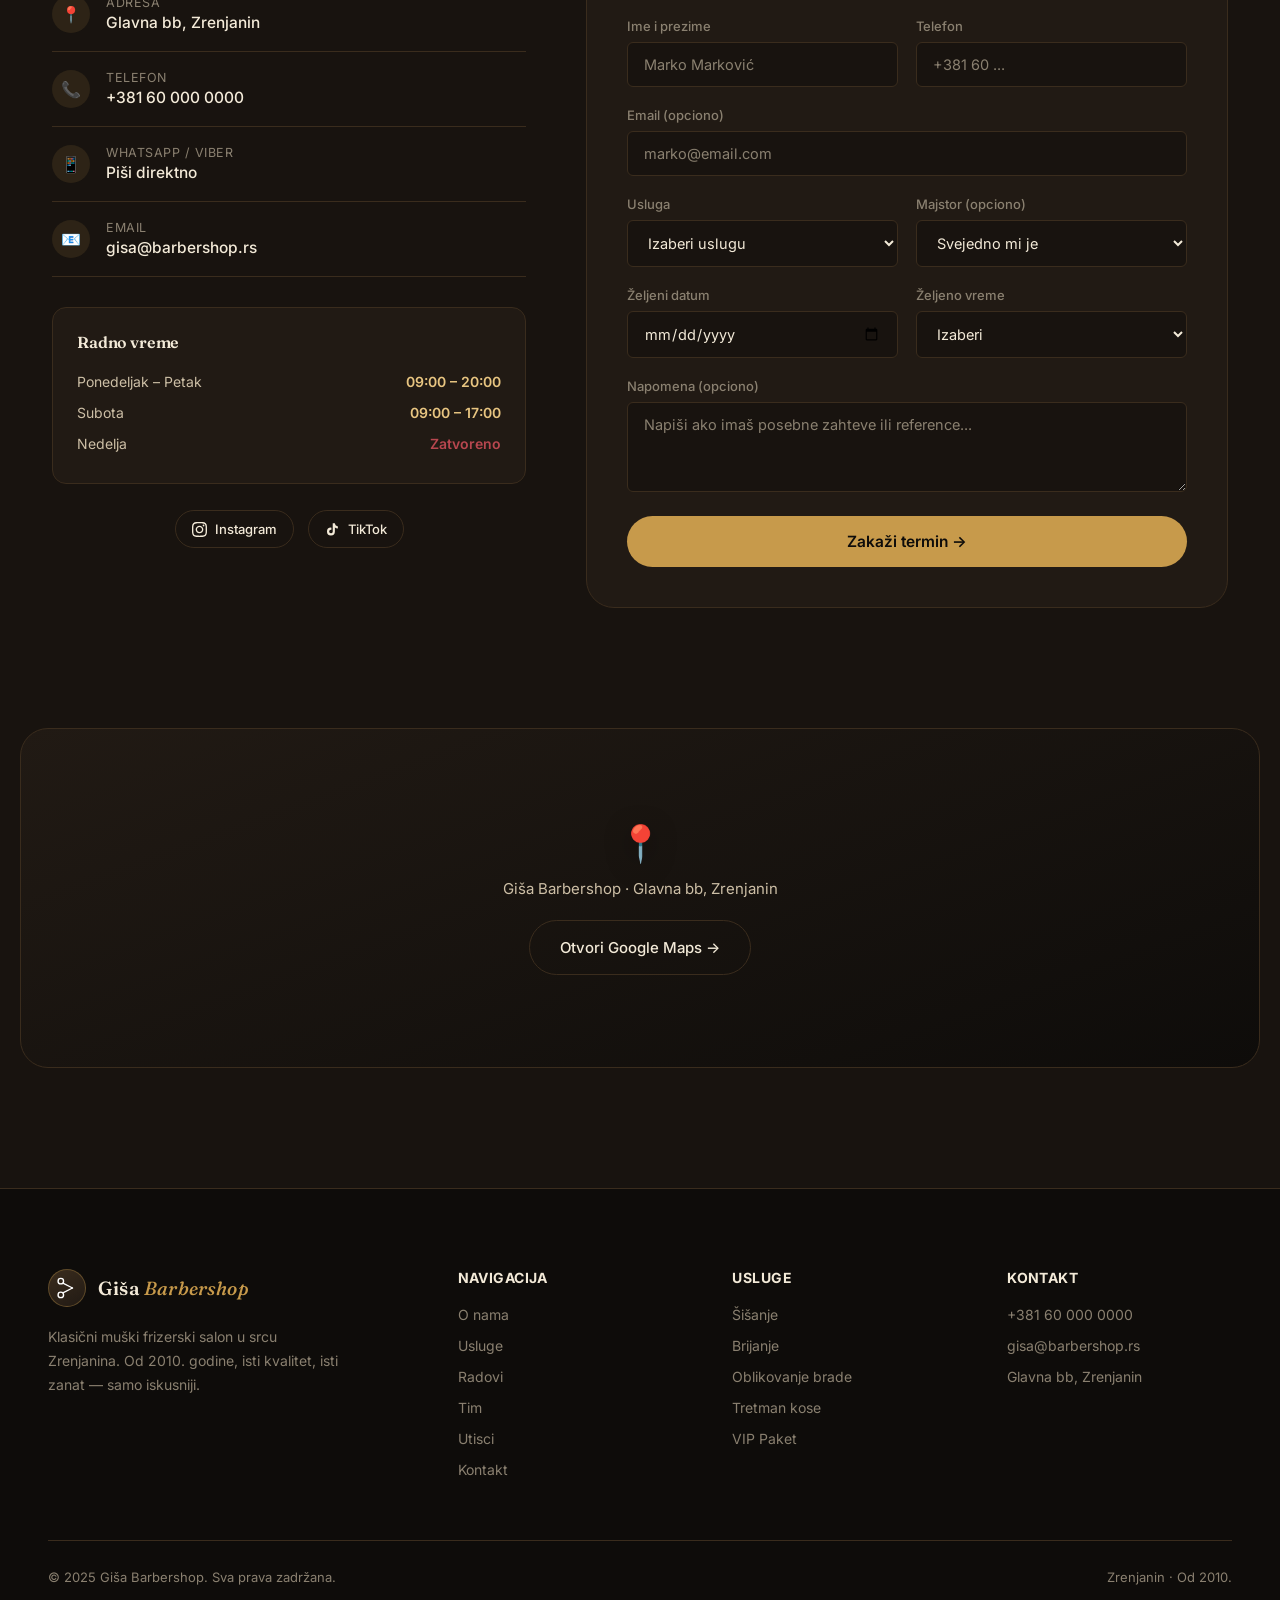
<file: projects/gishabarbershop/index.html>
<!DOCTYPE html>
<html lang="sr-Latn">

<head>
  <meta charset="UTF-8">
  <meta name="viewport" content="width=device-width, initial-scale=1.0">
  <title>Giša Barbershop – Zrenjanin</title>
  <link rel="preconnect" href="https://fonts.googleapis.com">
  <link
    href="https://fonts.googleapis.com/css2?family=Fraunces:ital,opsz,wght@0,9..144,400;0,9..144,500;0,9..144,600;0,9..144,700;1,9..144,500&family=Inter:wght@300;400;500;600;700&family=Bebas+Neue&display=swap"
    rel="stylesheet">
  <link rel="stylesheet" href="css/style.css">
</head>

<body>

  <!-- PAGE LOADER -->
  <div class="page-loader" id="pageLoader">
    <div class="page-loader-mark"></div>
  </div>

  <!-- SCROLL PROGRESS -->
  <div class="scroll-progress" id="scrollProgress"></div>

  <div class="cursor" id="cursor"></div>
  <div class="cursor-ring" id="cursorRing"></div>

  <!-- NAVBAR -->
  <nav id="navbar">
    <a href="#hero" class="nav-logo">
      <div class="nav-logo-icon">
        <svg width="24" height="24" viewBox="0 0 32 32" fill="none">
          <circle cx="7" cy="6" r="4" stroke="white" stroke-width="2" />
          <circle cx="7" cy="26" r="4" stroke="white" stroke-width="2" />
          <line x1="10" y1="9" x2="24" y2="16" stroke="white" stroke-width="2" stroke-linecap="round" />
          <line x1="10" y1="23" x2="24" y2="16" stroke="white" stroke-width="2" stroke-linecap="round" />
        </svg>
      </div>
      <div class="nav-logo-text">Giša <span>Barbershop</span></div>
    </a>
    <ul class="nav-links" id="navLinks">
      <li><a href="#about">O nama</a></li>
      <li><a href="#services">Usluge</a></li>
      <li><a href="#gallery">Radovi</a></li>
      <li><a href="#team">Tim</a></li>
      <li><a href="#reviews">Utisci</a></li>
      <li><a href="#contact" class="nav-cta">Zakaži</a></li>
    </ul>
    <button class="nav-burger" id="navBurger" aria-label="Meni">
      <span></span><span></span><span></span>
    </button>
  </nav>

  <div class="mobile-menu" id="mobileMenu">
    <button class="mobile-close" id="mobileClose">✕</button>
    <a href="#about">O nama</a>
    <a href="#services">Usluge</a>
    <a href="#gallery">Radovi</a>
    <a href="#team">Tim</a>
    <a href="#reviews">Utisci</a>
    <a href="#contact">Zakaži termin</a>
  </div>

  <!-- HERO -->
  <section id="hero">
    <div class="hero-bg"></div>
    <div class="hero-grid"></div>
    <div class="hero-content">
      <div class="hero-eyebrow">
        <div class="hero-eyebrow-line"></div>
        <span>Zrenjanin · od 2010.</span>
      </div>
      <h1 class="hero-title">
        <span class="line-red">GIŠA BARBERSHOP</span>
        <span class="line-normal">Klasično</span>
        <span class="line-outline">i precizno</span>
      </h1>
      <p class="hero-desc">
        Kod Giše se ne žuri. Sedneš, kažeš šta te muči, i izađeš
        sređen kako treba — bez friziranja po šablonu i bez
        "može i ovako" kad si tražio nešto sasvim drugo.
      </p>
      <div class="hero-actions">
        <a href="#contact" class="btn-primary">Zakaži termin</a>
        <a href="#services" class="btn-outline">Pogledaj usluge</a>
      </div>
      <div class="hero-stats">
        <div class="hero-stat">
          <div class="hero-stat-num counter" data-target="15" data-suffix="+">0</div>
          <div class="hero-stat-label">Godina iskustva</div>
        </div>
        <div class="hero-stat-divider"></div>
        <div class="hero-stat">
          <div class="hero-stat-num counter" data-target="5000" data-suffix="+">0</div>
          <div class="hero-stat-label">Zadovoljnih klijenata</div>
        </div>
        <div class="hero-stat-divider"></div>
        <div class="hero-stat">
          <div class="hero-stat-num counter" data-target="4.9" data-prefix="★ " data-decimal="true">0</div>
          <div class="hero-stat-label">Prosečna ocena</div>
        </div>
      </div>
    </div>
    <div class="barber-pole-wrap">
      <div class="barber-pole">
        <div class="pole-cap top"></div>
        <div class="pole-inner"></div>
        <div class="pole-cap bottom"></div>
      </div>
    </div>
    <div class="hero-scroll-hint">
      <span>Skroluj</span>
      <div class="scroll-line"></div>
    </div>
  </section>

  <!-- ABOUT -->
  <section id="about">
    <div class="container">
      <div class="about-grid">
        <div class="about-visual reveal-left">
          <div class="about-img-frame">
            <div class="img-placeholder is-wide silhouette-person" role="img"
              aria-label="Placeholder fotografije salona">
              <svg viewBox="0 0 100 130" fill="none" xmlns="http://www.w3.org/2000/svg">
                <circle cx="50" cy="38" r="22" fill="currentColor" />
                <path d="M8 132C8 95 25 78 50 78C75 78 92 95 92 132H8Z" fill="currentColor" />
              </svg>
            </div>
          </div>
          <div class="about-frame-accent"></div>
          <div class="about-badge">
            <div class="about-badge-num">15</div>
            <div class="about-badge-text">Godina tradicije</div>
          </div>
        </div>
        <div class="about-text reveal-right">
          <div class="section-eyebrow">
            <div class="section-eyebrow-line"></div>
            <span>Ko smo mi</span>
          </div>
          <h2 class="section-title">Berbernica koja nije<br>otvorena slučajno</h2>
          <p>Giša je otvorio radnju 2010. godine s jednom idejom u glavi — da
            muškarci u Zrenjaninu imaju mesto gde se ne žuri i gde se šišanje ne
            radi na brzaka. Petnaest godina kasnije, ta ideja i dalje stoji.</p>
          <p>Nema kod nas reda kao na šalteru i nema da te neko šiša dok gleda
            u sat. Svaki klijent koji sedne u stolicu dobije punu pažnju, od
            prve reči o fazonu do zadnjeg poteza makazama. Adresa nam je Glavna
            bb, ali dolaze nam ljudi i sa drugog kraja grada, pa i iz okolnih sela.</p>
          <div class="about-features">
            <div class="about-feature">
              <div class="about-feature-icon">✂</div>
              <div class="about-feature-text">Precizno šišanje</div>
            </div>
            <div class="about-feature">
              <div class="about-feature-icon">🪒</div>
              <div class="about-feature-text">Brijanje britvom</div>
            </div>
            <div class="about-feature">
              <div class="about-feature-icon">💈</div>
              <div class="about-feature-text">Klasičan zanat</div>
            </div>
            <div class="about-feature">
              <div class="about-feature-icon">⭐</div>
              <div class="about-feature-text">Kvalitetni proizvodi</div>
            </div>
            <div class="about-feature">
              <div class="about-feature-icon">⏱</div>
              <div class="about-feature-text">Bez čekanja</div>
            </div>
            <div class="about-feature">
              <div class="about-feature-icon">🤝</div>
              <div class="about-feature-text">Klijenti se vraćaju</div>
            </div>
          </div>
        </div>
      </div>
    </div>
  </section>

  <!-- SERVICES -->
  <section id="services">
    <div class="container">
      <div class="services-header">
        <div class="reveal">
          <div class="section-eyebrow">
            <div class="section-eyebrow-line"></div><span>Šta nudimo</span>
          </div>
          <h2 class="section-title">Usluge i cene</h2>
        </div>
        <p class="reveal section-desc">Bez skrivenih troškova, bez paketa koji nisi tražio. Čisto i jasno — znaš šta
          dobijaš.</p>
      </div>
      <div class="services-grid">
        <div class="service-card reveal delay-1">
          <div class="service-num">01</div>
          <div class="service-icon">✂</div>
          <div class="service-name">Šišanje</div>
          <div class="service-desc">Mašinom i makazama, fazon koji nosiš ili nešto novo ako se odlučiš na licu mesta.
            Pre nego što počnemo, pričamo šta ti treba.</div>
          <div class="service-price-row"><span class="service-price">1.000</span><span
              class="service-price-sub">RSD</span></div>
        </div>
        <div class="service-card reveal delay-2">
          <div class="service-num">02</div>
          <div class="service-icon">🪒</div>
          <div class="service-name">Brijanje</div>
          <div class="service-desc">Topli peškir, sapunica, britva — onako kako se to radilo i radi se i dalje. Koža ti
            je glatka kao da je nikad nije ni dotakla mašinica.</div>
          <div class="service-price-row"><span class="service-price">800</span><span
              class="service-price-sub">RSD</span></div>
        </div>
        <div class="service-card reveal delay-3">
          <div class="service-num">03</div>
          <div class="service-icon">🧔</div>
          <div class="service-name">Oblikovanje brade</div>
          <div class="service-desc">Brada koja samo raste i brada koja stoji kako treba — to su dve različite stvari.
            Sredimo liniju i konturu da prati tvoje lice, ne da je nasilno nabačena.</div>
          <div class="service-price-row"><span class="service-price">600</span><span
              class="service-price-sub">RSD</span></div>
        </div>
        <div class="service-card reveal delay-4">
          <div class="service-num">04</div>
          <div class="service-icon">✨</div>
          <div class="service-name">Šišanje + Brada</div>
          <div class="service-desc">Šišanje i brada u istoj poseti, da ne moraš da dolaziš dvaput. Izlaziš odavde sređen
            od glave do brade, spreman za bilo šta.</div>
          <div class="service-price-row"><span class="service-price">1.500</span><span
              class="service-price-sub">RSD</span></div>
        </div>
        <div class="service-card reveal delay-2">
          <div class="service-num">05</div>
          <div class="service-icon">🧴</div>
          <div class="service-name">Tretman kose</div>
          <div class="service-desc">Dubinsko pranje i masaža glave, za kosu kojoj treba malo nege i za glavu kojoj treba
            malo mira. Dobro dođe i kad ne planiraš šišanje.</div>
          <div class="service-price-row"><span class="service-price">700</span><span
              class="service-price-sub">RSD</span></div>
        </div>
        <div class="service-card reveal delay-3">
          <div class="service-num">06</div>
          <div class="service-icon">💎</div>
          <div class="service-name">VIP Paket</div>
          <div class="service-desc">Šišanje, brijanje, masaža glave i doterivanje na kraju — sve u jednom terminu. Za
            slavu, venčanje, ili kad prosto hoćeš da se ispoštuješ.</div>
          <div class="service-price-row"><span class="service-price">2.200</span><span
              class="service-price-sub">RSD</span></div>
        </div>
      </div>
    </div>
  </section>

  <!-- GALLERY -->
  <section id="gallery">
    <div class="container">
      <div class="reveal">
        <div class="section-eyebrow">
          <div class="section-eyebrow-line"></div><span>Naši radovi</span>
        </div>
        <h2 class="section-title">Iz salona, direktno</h2>
        <p class="section-desc">Ovo radimo svaki dan, u svakoj stolici. Prevuci da vidiš fazone koje pravimo.</p>
      </div>
    </div>
    <div class="gallery-hint reveal"><span>Prevuci za više</span><span class="gallery-hint-arrow">→</span></div>
    <div class="gallery-scroll-wrap" id="galleryScroll">
      <div class="gallery-track">
        <div class="gallery-item">
          <div class="img-placeholder silhouette-person"><svg viewBox="0 0 100 130" fill="none">
              <circle cx="50" cy="38" r="22" fill="currentColor" />
              <path d="M8 132C8 95 25 78 50 78C75 78 92 95 92 132H8Z" fill="currentColor" />
            </svg></div>
          <div class="gallery-item-label">Classic Fade</div>
        </div>
        <div class="gallery-item">
          <div class="img-placeholder scene-placeholder"><svg viewBox="0 0 100 100" fill="none">
              <path d="M30 20L70 80M70 20L30 80" stroke="currentColor" stroke-width="4" stroke-linecap="round" />
              <circle cx="26" cy="20" r="9" stroke="currentColor" stroke-width="4" />
              <circle cx="26" cy="80" r="9" stroke="currentColor" stroke-width="4" />
            </svg></div>
          <div class="gallery-item-label">Taper Cut</div>
        </div>
        <div class="gallery-item">
          <div class="img-placeholder silhouette-person"><svg viewBox="0 0 100 130" fill="none">
              <circle cx="50" cy="38" r="22" fill="currentColor" />
              <path d="M8 132C8 95 25 78 50 78C75 78 92 95 92 132H8Z" fill="currentColor" />
            </svg></div>
          <div class="gallery-item-label">Brada i stil</div>
        </div>
        <div class="gallery-item">
          <div class="img-placeholder scene-placeholder"><svg viewBox="0 0 100 100" fill="none">
              <path d="M20 50C20 35 30 25 50 25C70 25 80 35 80 50" stroke="currentColor" stroke-width="4"
                stroke-linecap="round" />
              <rect x="15" y="50" width="70" height="8" rx="4" fill="currentColor" />
              <path d="M50 58V78" stroke="currentColor" stroke-width="4" />
            </svg></div>
          <div class="gallery-item-label">Britva i brijanje</div>
        </div>
        <div class="gallery-item">
          <div class="img-placeholder silhouette-person"><svg viewBox="0 0 100 130" fill="none">
              <circle cx="50" cy="38" r="22" fill="currentColor" />
              <path d="M8 132C8 95 25 78 50 78C75 78 92 95 92 132H8Z" fill="currentColor" />
            </svg></div>
          <div class="gallery-item-label">Undercut</div>
        </div>
        <div class="gallery-item">
          <div class="img-placeholder scene-placeholder"><svg viewBox="0 0 100 100" fill="none">
              <path d="M30 20L70 80M70 20L30 80" stroke="currentColor" stroke-width="4" stroke-linecap="round" />
              <circle cx="26" cy="20" r="9" stroke="currentColor" stroke-width="4" />
              <circle cx="26" cy="80" r="9" stroke="currentColor" stroke-width="4" />
            </svg></div>
          <div class="gallery-item-label">Skin Fade</div>
        </div>
        <div class="gallery-item">
          <div class="img-placeholder silhouette-person"><svg viewBox="0 0 100 130" fill="none">
              <circle cx="50" cy="38" r="22" fill="currentColor" />
              <path d="M8 132C8 95 25 78 50 78C75 78 92 95 92 132H8Z" fill="currentColor" />
            </svg></div>
          <div class="gallery-item-label">Klasično šišanje</div>
        </div>
        <div class="gallery-item">
          <div class="img-placeholder scene-placeholder"><svg viewBox="0 0 100 100" fill="none">
              <path d="M20 50C20 35 30 25 50 25C70 25 80 35 80 50" stroke="currentColor" stroke-width="4"
                stroke-linecap="round" />
              <rect x="15" y="50" width="70" height="8" rx="4" fill="currentColor" />
              <path d="M50 58V78" stroke="currentColor" stroke-width="4" />
            </svg></div>
          <div class="gallery-item-label">Salon, atmosfera</div>
        </div>
      </div>
    </div>
  </section>

  <!-- TEAM -->
  <section id="team">
    <div class="container">
      <div class="reveal">
        <div class="section-eyebrow">
          <div class="section-eyebrow-line"></div><span>Naš tim</span>
        </div>
        <h2 class="section-title">Majstori zanata</h2>
        <p class="section-desc">Svako od nas donosi nešto drugačije, ali svi delimo istu stvar — ljubav prema dobro
          odrađenom poslu.</p>
      </div>
      <div class="team-grid">
        <div class="team-card reveal delay-1">
          <div class="team-avatar">
            <div class="img-placeholder silhouette-person"><svg viewBox="0 0 100 130" fill="none">
                <circle cx="50" cy="38" r="22" fill="currentColor" />
                <path d="M8 132C8 95 25 78 50 78C75 78 92 95 92 132H8Z" fill="currentColor" />
              </svg></div>
          </div>
          <div class="team-info">
            <div class="team-name">Giša</div>
            <div class="team-role">Vlasnik &amp; Majstor</div>
            <div class="team-bio">Petnaest godina drži makaze u ruci kao prvog dana. Osnivač salona, neprikosnoven u
              klasici, i čovek koji prvo sasluša pa onda šiša.</div>
          </div>
        </div>
        <div class="team-card reveal delay-2">
          <div class="team-avatar">
            <div class="img-placeholder silhouette-person"><svg viewBox="0 0 100 130" fill="none">
                <circle cx="50" cy="38" r="22" fill="currentColor" />
                <path d="M8 132C8 95 25 78 50 78C75 78 92 95 92 132H8Z" fill="currentColor" />
              </svg></div>
          </div>
          <div class="team-info">
            <div class="team-name">Marko</div>
            <div class="team-role">Frizer za moderne fazone</div>
            <div class="team-bio">Fade, krop, sve što vidiš na Instagramu — Marko to ume da prenese u delo. Mlađi u ekipi, ali ruka mu je sigurna.</div>
          </div>
        </div>
        <div class="team-card reveal delay-3">
          <div class="team-avatar">
            <div class="img-placeholder silhouette-person"><svg viewBox="0 0 100 130" fill="none">
                <circle cx="50" cy="38" r="22" fill="currentColor" />
                <path d="M8 132C8 95 25 78 50 78C75 78 92 95 92 132H8Z" fill="currentColor" />
              </svg></div>
          </div>
          <div class="team-info">
            <div class="team-name">Stefan</div>
            <div class="team-role">Specijalista za bradu</div>
            <div class="team-bio">Šta god imaš ispod nosa, Stefan zna kako da to sredi i da stoji tačno tamo gde treba.
              Linija, kontura, brada — njegova fora.</div>
          </div>
        </div>
      </div>
    </div>
  </section>

  <!-- REVIEWS -->
  <section id="reviews">
    <div class="container">
      <div class="reveal">
        <div class="section-eyebrow">
          <div class="section-eyebrow-line"></div><span>Šta klijenti kažu</span>
        </div>
        <h2 class="section-title">Reči koje pamtimo</h2>
      </div>
      <div class="reviews-grid">
        <div class="review-card reveal delay-1">
          <div class="review-quote">"</div>
          <div class="review-stars">★★★★★</div>
          <div class="review-text">Dolazim kod Giše već šest godina. Svaki put isto — sednem, ispričam šta hoću, i
            ustanem zadovoljan. Nema žurbe, nema kompromisa. Pravo mesto.</div>
          <div class="review-author">
            <div class="review-avatar">N</div>
            <div>
              <div class="review-name">Nikola P.</div>
              <div class="review-date">Pre mesec dana</div>
            </div>
          </div>
        </div>
        <div class="review-card reveal delay-2">
          <div class="review-quote">"</div>
          <div class="review-stars">★★★★★</div>
          <div class="review-text">Probao sam par mesta u Zrenjaninu, i otkad sam našao Gišu — nema premeštanja. Stefan
            sa bradom radi pravu magiju, ozbiljno vam kažem.</div>
          <div class="review-author">
            <div class="review-avatar">M</div>
            <div>
              <div class="review-name">Miloš T.</div>
              <div class="review-date">Pre 2 nedelje</div>
            </div>
          </div>
        </div>
        <div class="review-card reveal delay-3">
          <div class="review-quote">"</div>
          <div class="review-stars">★★★★★</div>
          <div class="review-text">Sinu imam 8 godina i ne ide nigde drugo. Marko mu uvek napravi taman onako kako on
            hoće, a to nije lak posao kad su deca u pitanju. Svaka čast ekipi.</div>
          <div class="review-author">
            <div class="review-avatar">D</div>
            <div>
              <div class="review-name">Dragan V.</div>
              <div class="review-date">Pre 3 nedelje</div>
            </div>
          </div>
        </div>
        <div class="review-card reveal delay-4">
          <div class="review-quote">"</div>
          <div class="review-stars">★★★★★</div>
          <div class="review-text">Išao sam na venčanje i rekao im neka me srede da izgledam za milion dinara. Izašao
            sam tačno tako. Znaju posao, ne moraš ništa dva puta da objašnjavaš.</div>
          <div class="review-author">
            <div class="review-avatar">A</div>
            <div>
              <div class="review-name">Aleksandar K.</div>
              <div class="review-date">Pre mesec dana</div>
            </div>
          </div>
        </div>
        <div class="review-card reveal delay-2">
          <div class="review-quote">"</div>
          <div class="review-stars">★★★★★</div>
          <div class="review-text">Atmosfera u salonu je nešto posebno. Stara muzika, dobar razgovor, nema žurbe.
            Šišanje je bonus — to je i malo odmora od svega.</div>
          <div class="review-author">
            <div class="review-avatar">V</div>
            <div>
              <div class="review-name">Vladimir M.</div>
              <div class="review-date">Pre 5 dana</div>
            </div>
          </div>
        </div>
        <div class="review-card reveal delay-3">
          <div class="review-quote">"</div>
          <div class="review-stars">★★★★★</div>
          <div class="review-text">Giša ima ono što retko koji frizer ima — strpljenje i preciznost. Radi sa lakoćom i
            zna šta radi. Preporučio sam ga svim drugarima.</div>
          <div class="review-author">
            <div class="review-avatar">B</div>
            <div>
              <div class="review-name">Bojan R.</div>
              <div class="review-date">Pre nedelju dana</div>
            </div>
          </div>
        </div>
      </div>
    </div>
  </section>

  <!-- CONTACT -->
  <section id="contact">
    <div class="container">
      <div class="reveal">
        <div class="section-eyebrow">
          <div class="section-eyebrow-line"></div><span>Kontakt</span>
        </div>
        <h2 class="section-title">Zakaži termin</h2>
        <p class="section-desc">Ima slobodnih termina. Popuni formu, javljamo se za sat vremena, najviše.</p>
      </div>
      <div class="contact-grid">
        <div class="contact-info reveal-left">
          <h3>Pronađi nas</h3>
          <div class="contact-item">
            <div class="contact-item-icon">📍</div>
            <div>
              <div class="contact-item-label">Adresa</div>
              <div class="contact-item-value">Glavna bb, Zrenjanin</div>
            </div>
          </div>
          <div class="contact-item">
            <div class="contact-item-icon">📞</div>
            <div>
              <div class="contact-item-label">Telefon</div>
              <div class="contact-item-value"><a href="tel:+381600000000">+381 60 000 0000</a></div>
            </div>
          </div>
          <div class="contact-item">
            <div class="contact-item-icon">📱</div>
            <div>
              <div class="contact-item-label">WhatsApp / Viber</div>
              <div class="contact-item-value"><a href="https://wa.me/381600000000">Piši direktno</a></div>
            </div>
          </div>
          <div class="contact-item">
            <div class="contact-item-icon">📧</div>
            <div>
              <div class="contact-item-label">Email</div>
              <div class="contact-item-value"><a href="mailto:gisa@barbershop.rs">gisa@barbershop.rs</a></div>
            </div>
          </div>
          <div class="contact-hours">
            <h4>Radno vreme</h4>
            <div class="hours-row"><span>Ponedeljak – Petak</span><span class="hours-open">09:00 – 20:00</span></div>
            <div class="hours-row"><span>Subota</span><span class="hours-open">09:00 – 17:00</span></div>
            <div class="hours-row"><span>Nedelja</span><span class="hours-closed">Zatvoreno</span></div>
          </div>
          <div class="contact-socials">
            <a href="#" class="social-link" aria-label="Instagram">
              <svg viewBox="0 0 24 24" fill="currentColor">
                <path
                  d="M12 2.163c3.204 0 3.584.012 4.85.07 3.252.148 4.771 1.691 4.919 4.919.058 1.265.069 1.645.069 4.849 0 3.205-.012 3.584-.069 4.849-.149 3.225-1.664 4.771-4.919 4.919-1.266.058-1.644.07-4.85.07-3.204 0-3.584-.012-4.849-.07-3.26-.149-4.771-1.699-4.919-4.92-.058-1.265-.07-1.644-.07-4.849 0-3.204.013-3.583.07-4.849.149-3.227 1.664-4.771 4.919-4.919 1.266-.057 1.645-.069 4.849-.069zm0-2.163c-3.259 0-3.667.014-4.947.072-4.358.2-6.78 2.618-6.98 6.98-.059 1.281-.073 1.689-.073 4.948 0 3.259.014 3.668.072 4.948.2 4.358 2.618 6.78 6.98 6.98 1.281.058 1.689.072 4.948.072 3.259 0 3.668-.014 4.948-.072 4.354-.2 6.782-2.618 6.979-6.98.059-1.28.073-1.689.073-4.948 0-3.259-.014-3.667-.072-4.947-.196-4.354-2.617-6.78-6.979-6.98-1.281-.059-1.69-.073-4.949-.073zm0 5.838c-3.403 0-6.162 2.759-6.162 6.162s2.759 6.163 6.162 6.163 6.162-2.759 6.162-6.163c0-3.403-2.759-6.162-6.162-6.162zm0 10.162c-2.209 0-4-1.79-4-4 0-2.209 1.791-4 4-4s4 1.791 4 4c0 2.21-1.791 4-4 4zm6.406-11.845c-.796 0-1.441.645-1.441 1.44s.645 1.44 1.441 1.44c.795 0 1.439-.645 1.439-1.44s-.644-1.44-1.439-1.44z" />
              </svg>
              Instagram
            </a>
            <a href="#" class="social-link" aria-label="TikTok">
              <svg viewBox="0 0 24 24" fill="currentColor">
                <path
                  d="M19.59 6.69a4.83 4.83 0 01-3.77-4.25V2h-3.45v13.67a2.89 2.89 0 01-2.88 2.5 2.89 2.89 0 01-2.89-2.89 2.89 2.89 0 012.89-2.89c.28 0 .54.04.79.1V9.01a6.27 6.27 0 00-.79-.05 6.34 6.34 0 00-6.34 6.34 6.34 6.34 0 006.34 6.34 6.34 6.34 0 006.33-6.34V8.73a8.18 8.18 0 004.78 1.52V6.79a4.85 4.85 0 01-1.01-.1z" />
              </svg>
              TikTok
            </a>
          </div>
        </div>
        <div class="contact-form reveal-right">
          <h3>Pošalji zahtev</h3>
          <div class="form-row">
            <div class="form-group"><label for="fname">Ime i prezime</label><input type="text" id="fname"
                placeholder="Marko Marković"></div>
            <div class="form-group"><label for="fphone">Telefon</label><input type="tel" id="fphone"
                placeholder="+381 60 ..."></div>
          </div>
          <div class="form-group"><label for="femail">Email (opciono)</label><input type="email" id="femail"
              placeholder="marko@email.com"></div>
          <div class="form-row">
            <div class="form-group">
              <label for="fservice">Usluga</label>
              <select id="fservice">
                <option value="">Izaberi uslugu</option>
                <option>Šišanje – 1.000 RSD</option>
                <option>Brijanje – 800 RSD</option>
                <option>Oblikovanje brade – 600 RSD</option>
                <option>Šišanje + Brada – 1.500 RSD</option>
                <option>Tretman kose – 700 RSD</option>
                <option>VIP Paket – 2.200 RSD</option>
              </select>
            </div>
            <div class="form-group">
              <label for="fbarber">Majstor (opciono)</label>
              <select id="fbarber">
                <option value="">Svejedno mi je</option>
                <option>Giša</option>
                <option>Marko</option>
                <option>Stefan</option>
              </select>
            </div>
          </div>
          <div class="form-row">
            <div class="form-group"><label for="fdate">Željeni datum</label><input type="date" id="fdate"></div>
            <div class="form-group">
              <label for="ftime">Željeno vreme</label>
              <select id="ftime">
                <option value="">Izaberi</option>
                <option>09:00</option>
                <option>10:00</option>
                <option>11:00</option>
                <option>12:00</option>
                <option>13:00</option>
                <option>14:00</option>
                <option>15:00</option>
                <option>16:00</option>
                <option>17:00</option>
                <option>18:00</option>
                <option>19:00</option>
              </select>
            </div>
          </div>
          <div class="form-group"><label for="fnote">Napomena (opciono)</label><textarea id="fnote"
              placeholder="Napiši ako imaš posebne zahteve ili reference..."></textarea></div>
          <button class="form-submit" id="formSubmit">Zakaži termin →</button>
          <div class="form-success" id="formSuccess">✓ Primili smo tvoj zahtev! Javićemo ti se uskoro.</div>
        </div>
      </div>
    </div>
  </section>

  <!-- MAP -->
  <div class="map-section">
    <div class="map-placeholder">
      <div class="map-pin">📍</div>
      <p>Giša Barbershop · Glavna bb, Zrenjanin</p>
      <a href="https://maps.google.com/?q=Zrenjanin" target="_blank" class="btn-outline">Otvori Google Maps →</a>
    </div>
  </div>

  <!-- FOOTER -->
  <footer>
    <div class="footer-inner">
      <div class="footer-brand">
        <div class="footer-logo">
          <div class="nav-logo-icon">
            <svg width="22" height="22" viewBox="0 0 32 32" fill="none">
              <circle cx="7" cy="6" r="4" stroke="white" stroke-width="2" />
              <circle cx="7" cy="26" r="4" stroke="white" stroke-width="2" />
              <line x1="10" y1="9" x2="24" y2="16" stroke="white" stroke-width="2" stroke-linecap="round" />
              <line x1="10" y1="23" x2="24" y2="16" stroke="white" stroke-width="2" stroke-linecap="round" />
            </svg>
          </div>
          <div class="nav-logo-text">Giša <span>Barbershop</span></div>
        </div>
        <p>Klasični muški frizerski salon u srcu Zrenjanina. Od 2010. godine, isti kvalitet, isti zanat — samo
          iskusniji.</p>
      </div>
      <div class="footer-col">
        <h5>Navigacija</h5>
        <ul>
          <li><a href="#about">O nama</a></li>
          <li><a href="#services">Usluge</a></li>
          <li><a href="#gallery">Radovi</a></li>
          <li><a href="#team">Tim</a></li>
          <li><a href="#reviews">Utisci</a></li>
          <li><a href="#contact">Kontakt</a></li>
        </ul>
      </div>
      <div class="footer-col">
        <h5>Usluge</h5>
        <ul>
          <li><a href="#services">Šišanje</a></li>
          <li><a href="#services">Brijanje</a></li>
          <li><a href="#services">Oblikovanje brade</a></li>
          <li><a href="#services">Tretman kose</a></li>
          <li><a href="#services">VIP Paket</a></li>
        </ul>
      </div>
      <div class="footer-col">
        <h5>Kontakt</h5>
        <ul>
          <li><a href="tel:+381600000000">+381 60 000 0000</a></li>
          <li><a href="mailto:gisa@barbershop.rs">gisa@barbershop.rs</a></li>
          <li><a href="#">Glavna bb, Zrenjanin</a></li>
        </ul>
      </div>
    </div>
    <div class="footer-bottom">
      <div>© 2025 Giša Barbershop. Sva prava zadržana.</div>
      <div class="footer-bottom-right">Zrenjanin · Od 2010.</div>
    </div>
  </footer>

  <button class="back-top" id="backTop" aria-label="Nazad na vrh">↑</button>

  <a href="#contact" class="booking-float">
    <div class="booking-float-dot"></div>
    <div>
      <div class="booking-float-text">Zakaži odmah</div>
      <div class="booking-float-sub">Slobodni termini dostupni</div>
    </div>
  </a>

  <a class="gf-back-link" href="../../index.html" aria-label="Nazad na GridForge Studio portfolio">
  <svg viewBox="0 0 20 20" fill="none" aria-hidden="true" width="16" height="16">
    <path d="M12 5L7 10l5 5" stroke="currentColor" stroke-width="1.8"
      stroke-linecap="round" stroke-linejoin="round"/>
  </svg>
  <span>GridForge Studio</span>
</a>

  <script src="js/main.js"></script>
</body>

</html>
</file>
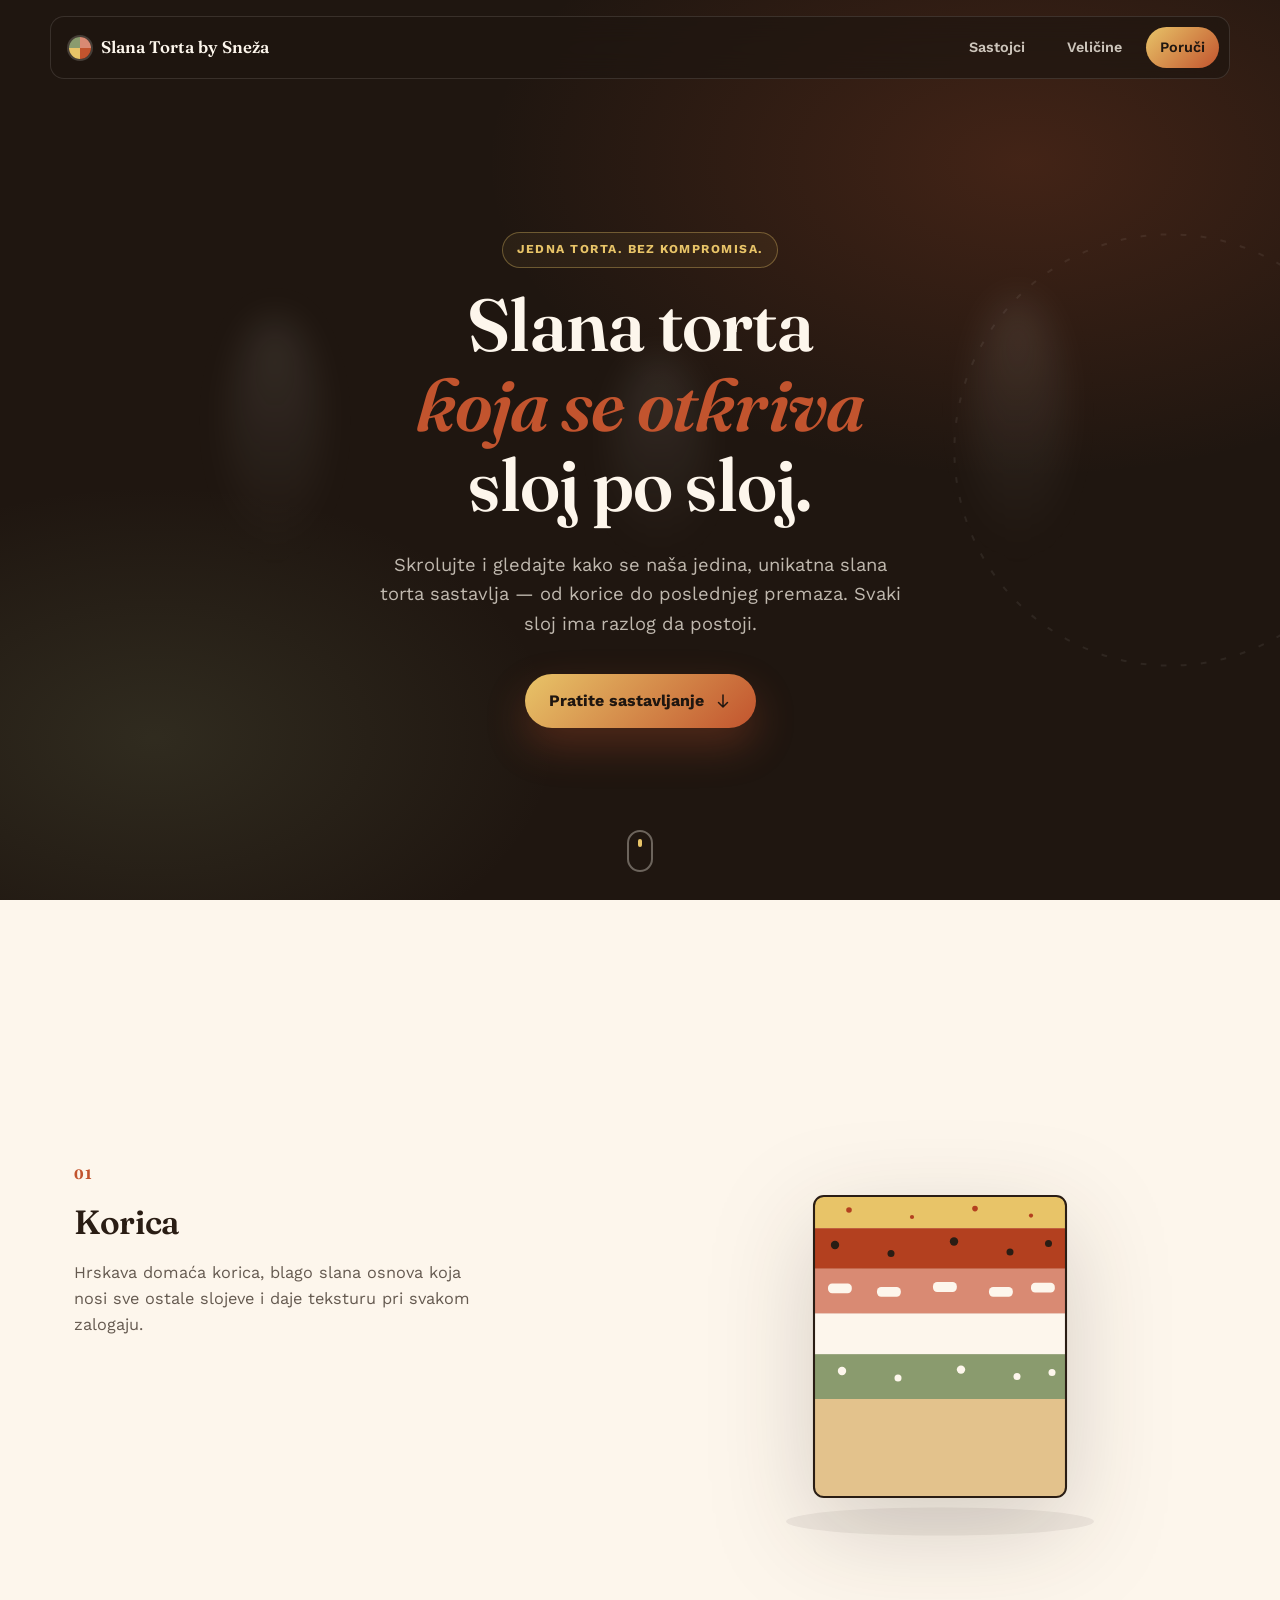
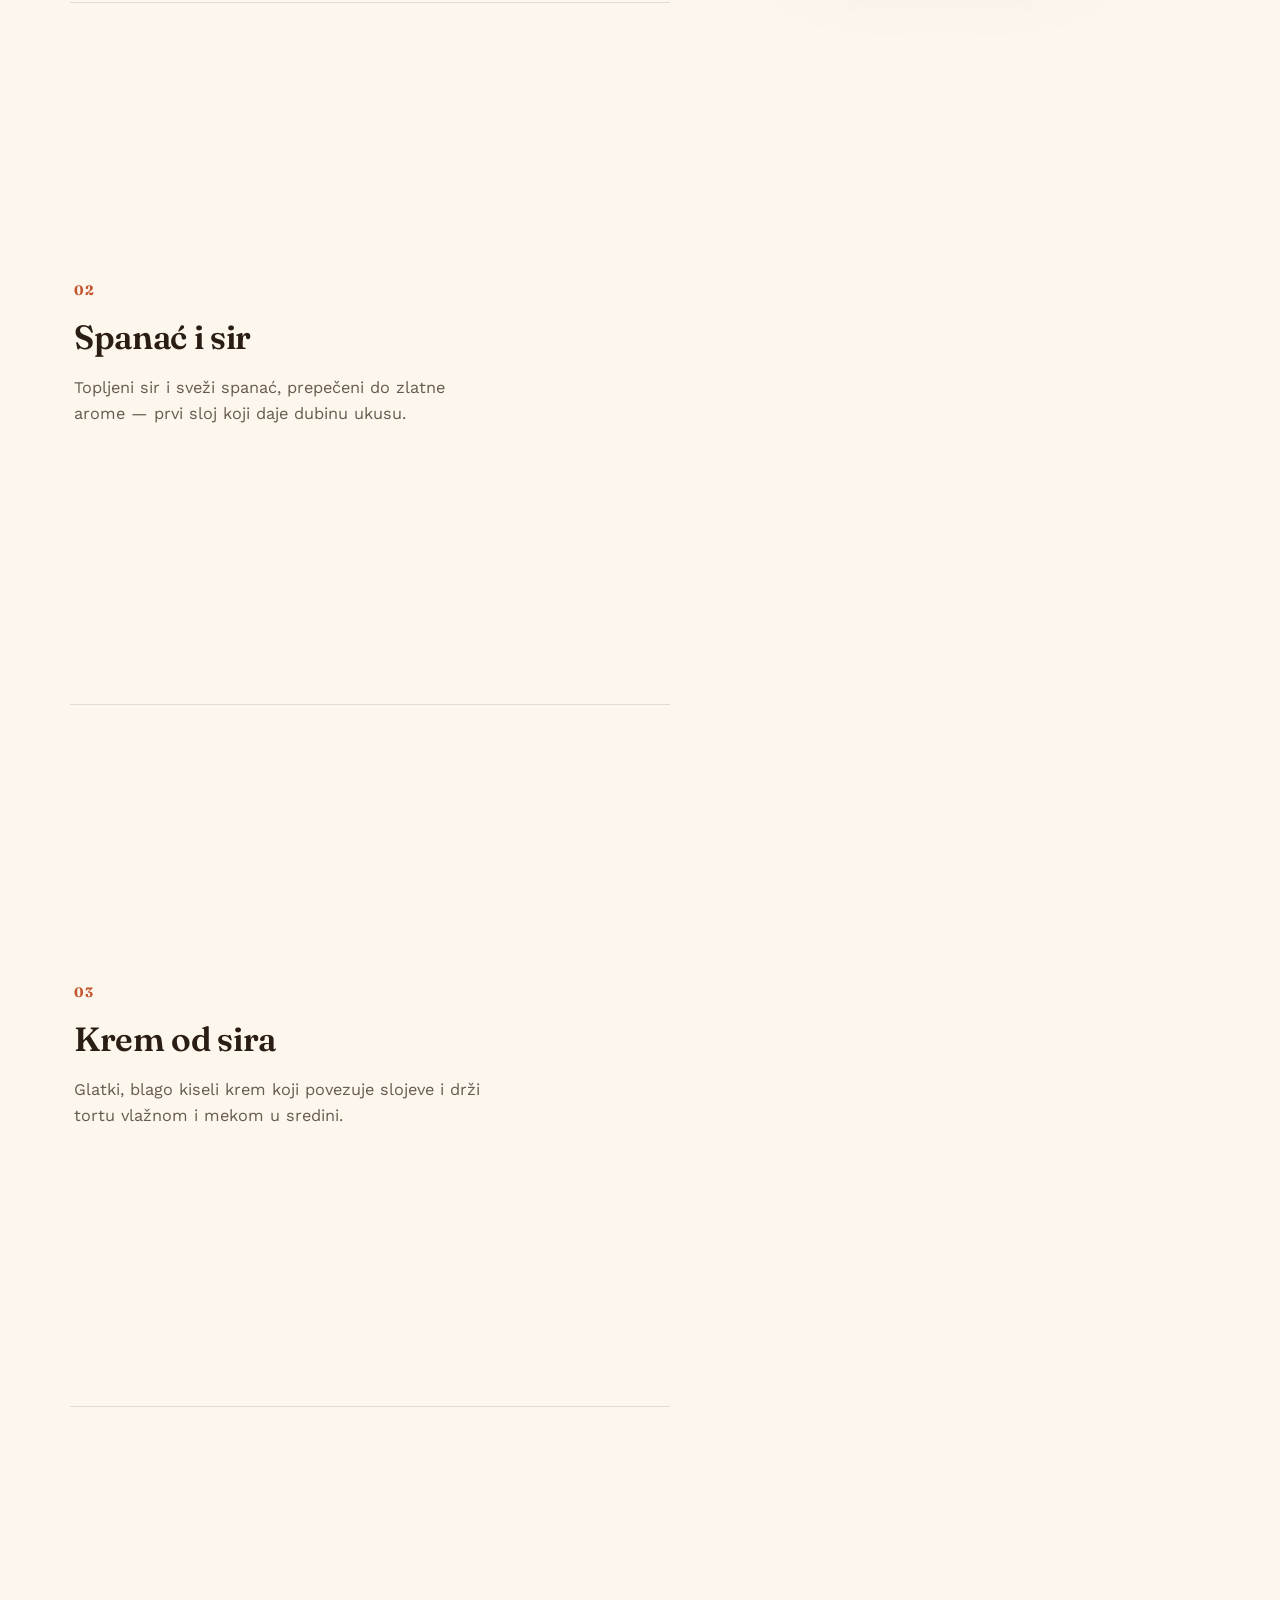
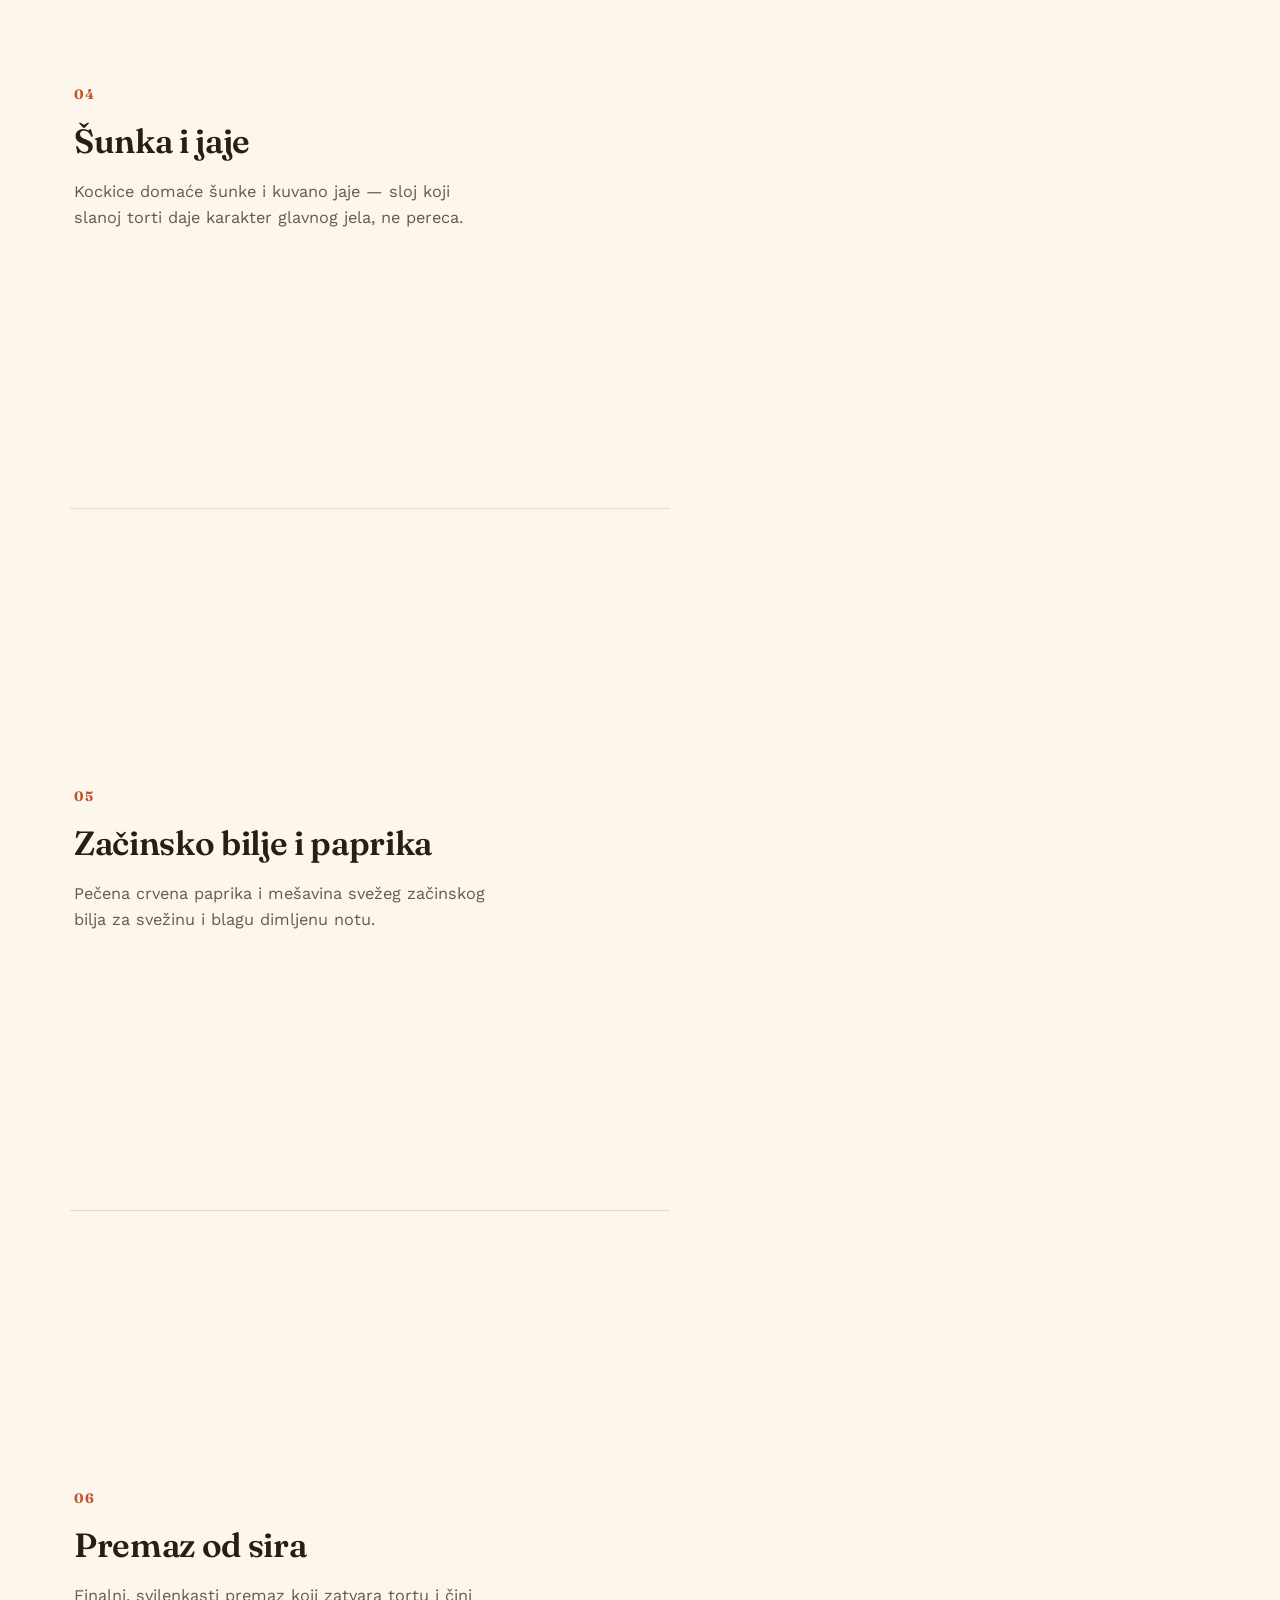
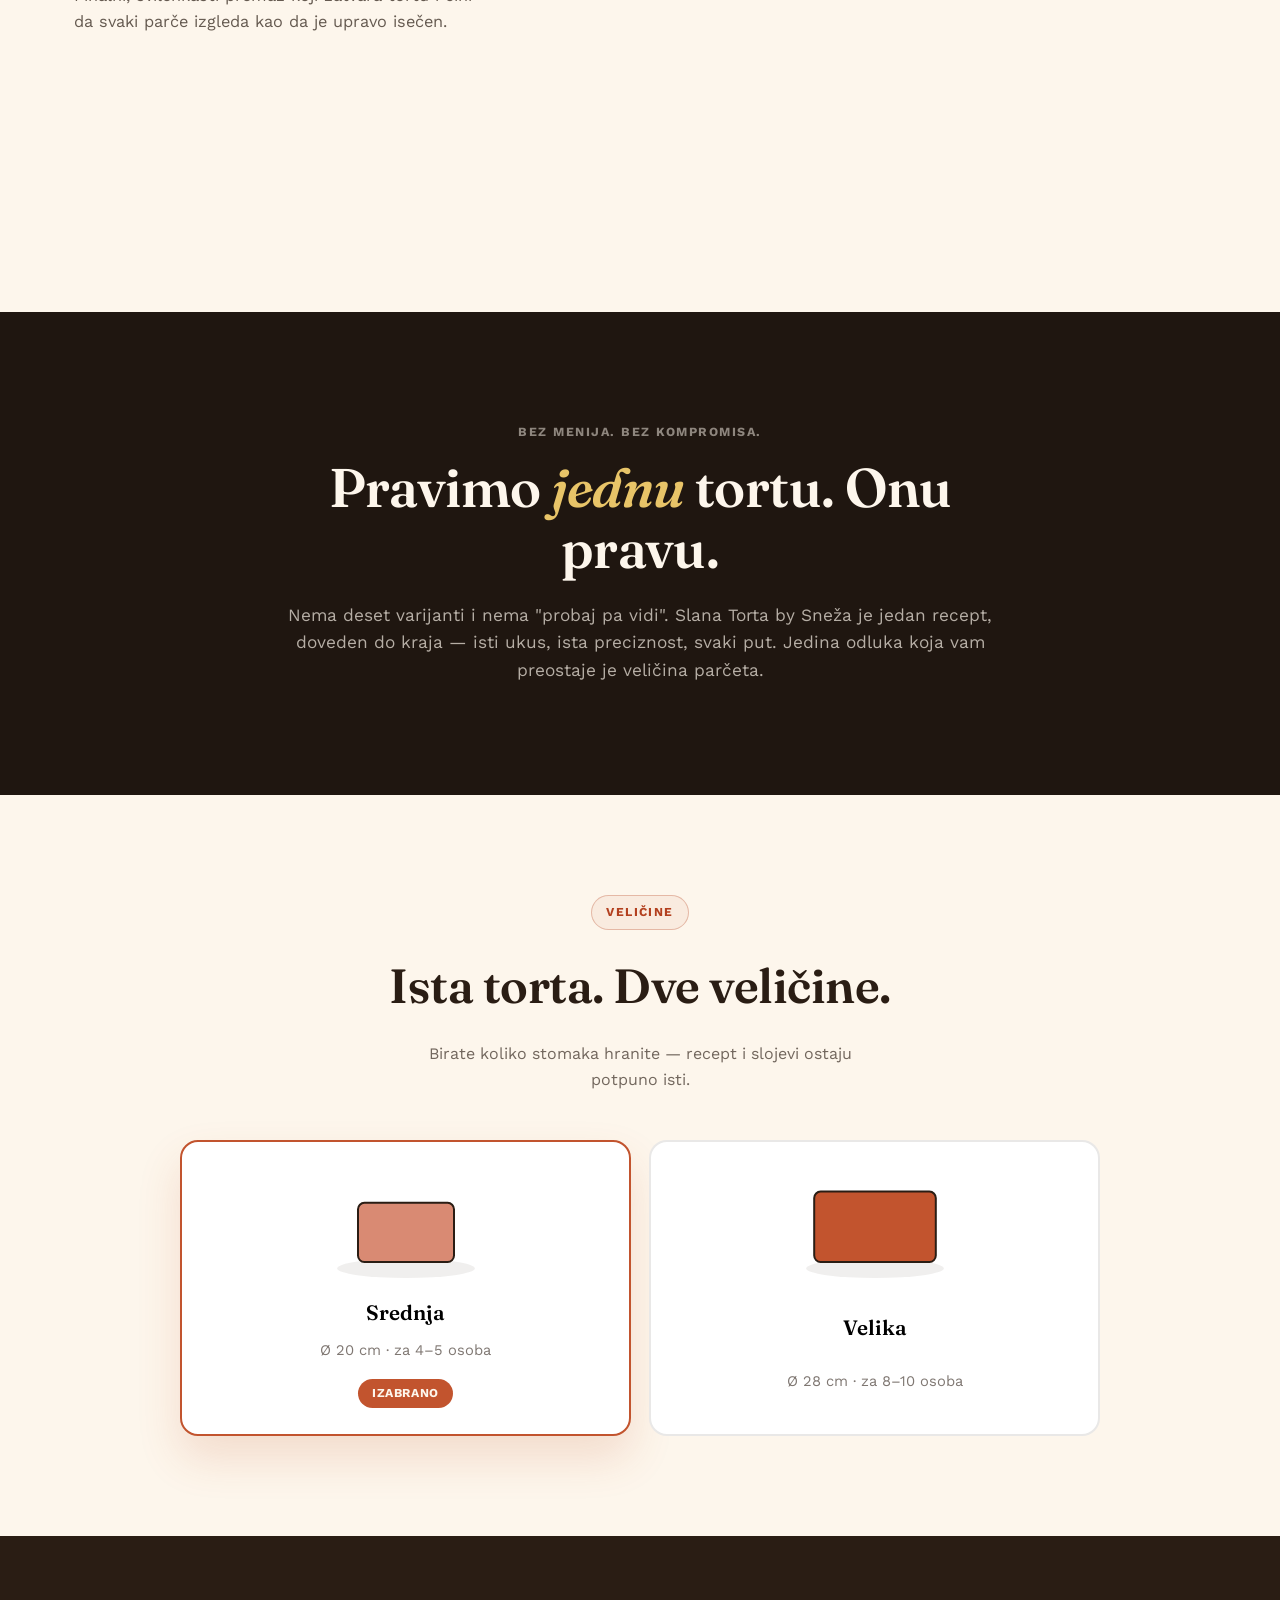
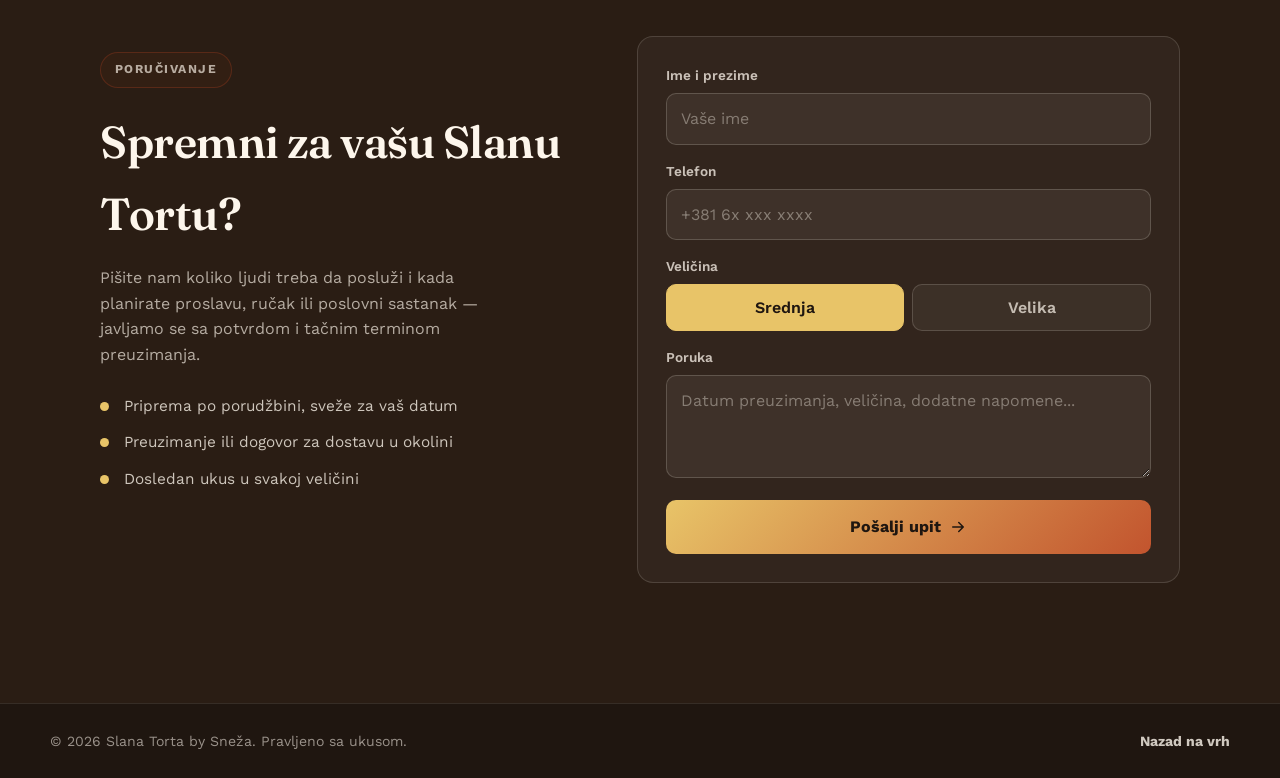
<file: projects/savory-cake/index.html>
<!DOCTYPE html>
<html lang="sr">
  <head>
    <meta charset="UTF-8" />
    <meta name="viewport" content="width=device-width, initial-scale=1.0" />
    <meta
      name="description"
      content="Slana Torta by Sneža — jedna slana torta, slojevita i unikatna, u srednjoj i velikoj veličini."
    />
    <title>Slana Torta by Sneža | Slana torta, sloj po sloj</title>
    <link rel="preconnect" href="https://fonts.googleapis.com" />
    <link rel="preconnect" href="https://fonts.gstatic.com" crossorigin />
    <link
      href="https://fonts.googleapis.com/css2?family=Fraunces:opsz,wght@9..144,400;9..144,500;9..144,600;9..144,700&family=Work+Sans:wght@400;500;600;700;800&display=swap"
      rel="stylesheet"
    />
    <link rel="stylesheet" href="css/style.css" />
  </head>
  <body>
    <a class="skip-link" href="#order">Idi na poručivanje</a>

    <header class="sc-header" data-header>
      <div class="sc-header-inner">
        <a class="sc-brand" href="#top">
          <span class="sc-brand-mark" aria-hidden="true"></span>
          Slana Torta by Sneža
        </a>

        <nav class="sc-nav" aria-label="Glavna navigacija">
          <a href="#sastojci"><span class="nav-num"></span>Sastojci</a>
          <a href="#velicine"><span class="nav-num"></span>Veličine</a>
          <a class="sc-nav-cta" href="#order">Poruči</a>
        </nav>

        <button
          class="sc-burger"
          type="button"
          data-nav-toggle
          aria-expanded="false"
          aria-controls="sc-mobile-nav"
          aria-label="Otvori meni"
        >
          <span></span>
          <span></span>
          <span></span>
        </button>
      </div>
    </header>

    <div class="sc-mobile-nav" id="sc-mobile-nav" data-mobile-nav>
      <nav aria-label="Mobilna navigacija">
        <a href="#sastojci" data-mobile-link><span class="nav-num">01</span>Sastojci</a>
        <a href="#velicine" data-mobile-link><span class="nav-num">02</span>Veličine</a>
        <a href="#order" data-mobile-link><span class="nav-num">03</span>Poruči</a>
      </nav>
      <p class="sc-mobile-foot">Slana Torta by Sneža — pravljeno sa ukusom.</p>
    </div>

    <main id="top">
      <!-- ============ HERO ============ -->
      <section class="hero" id="hero">
        <div class="hero-bg" aria-hidden="true">
          <div class="steam steam-1"></div>
          <div class="steam steam-2"></div>
          <div class="steam steam-3"></div>
        </div>

        <div class="hero-inner">
          <p class="kicker">Jedna torta. Bez kompromisa.</p>
          <h1 class="hero-title">
            <span class="line">Slana torta</span>
            <span class="line line-accent">koja se otkriva</span>
            <span class="line">sloj po sloj.</span>
          </h1>
          <p class="hero-sub">
            Skrolujte i gledajte kako se naša jedina, unikatna slana torta sastavlja —
            od korice do poslednjeg premaza. Svaki sloj ima razlog da postoji.
          </p>
          <a class="hero-cta" href="#sastojci" data-scroll-target>
            <span>Pratite sastavljanje</span>
            <svg viewBox="0 0 24 24" fill="none" aria-hidden="true"><path d="M12 4v16m0 0-6-6m6 6 6-6" stroke="currentColor" stroke-width="2" stroke-linecap="round" stroke-linejoin="round"/></svg>
          </a>
        </div>

        <div class="hero-plate" aria-hidden="true">
          <svg class="plate-ring" viewBox="0 0 320 320">
            <circle cx="160" cy="160" r="150" />
          </svg>
        </div>

        <div class="scroll-cue" aria-hidden="true">
          <span></span>
        </div>
      </section>

      <!-- ============ BUILDING CAKE (sticky cross-section) ============ -->
      <section class="builder" id="sastojci" aria-label="Sastojci torte, sloj po sloj">
        <div class="builder-sticky">
          <div class="builder-visual" data-builder-visual>
            <svg
              class="cake-svg"
              viewBox="0 0 600 560"
              role="img"
              aria-label="Presek slane torte, sloj po sloj"
            >
              <defs>
                <clipPath id="cakeClip">
                  <rect x="120" y="60" width="360" height="430" rx="14" />
                </clipPath>
              </defs>

              <g clip-path="url(#cakeClip)">
                <!-- layer 6: top glaze/cheese spread (last, topmost) -->
                <rect class="layer layer-6" x="120" y="60" width="360" height="46" />
                <!-- layer 5: herbs + roasted pepper -->
                <rect class="layer layer-5" x="120" y="106" width="360" height="58" />
                <!-- layer 4: ham + egg -->
                <rect class="layer layer-4" x="120" y="164" width="360" height="64" />
                <!-- layer 3: cream cheese filling -->
                <rect class="layer layer-3" x="120" y="228" width="360" height="58" />
                <!-- layer 2: spinach + cheese -->
                <rect class="layer layer-2" x="120" y="286" width="360" height="64" />
                <!-- layer 1: base biscuit/crust -->
                <rect class="layer layer-1" x="120" y="350" width="360" height="140" />

                <!-- texture speckles per layer -->
                <g class="speckles speckles-6">
                  <circle cx="170" cy="80" r="4" />
                  <circle cx="260" cy="90" r="3" />
                  <circle cx="350" cy="78" r="4" />
                  <circle cx="430" cy="88" r="3" />
                </g>
                <g class="speckles speckles-5">
                  <circle cx="150" cy="130" r="6" />
                  <circle cx="230" cy="142" r="5" />
                  <circle cx="320" cy="125" r="6" />
                  <circle cx="400" cy="140" r="5" />
                  <circle cx="455" cy="128" r="5" />
                </g>
                <g class="speckles speckles-4">
                  <rect x="140" y="185" width="34" height="14" rx="6" />
                  <rect x="210" y="190" width="34" height="14" rx="6" />
                  <rect x="290" y="183" width="34" height="14" rx="6" />
                  <rect x="370" y="190" width="34" height="14" rx="6" />
                  <rect x="430" y="184" width="34" height="14" rx="6" />
                </g>
                <g class="speckles speckles-2">
                  <circle cx="160" cy="310" r="6" />
                  <circle cx="240" cy="320" r="5" />
                  <circle cx="330" cy="308" r="6" />
                  <circle cx="410" cy="318" r="5" />
                  <circle cx="460" cy="312" r="5" />
                </g>
              </g>

              <rect class="cake-outline" x="120" y="60" width="360" height="430" rx="14" />

              <!-- plate -->
              <ellipse class="plate" cx="300" cy="525" rx="220" ry="20" />
            </svg>
          </div>

          <div class="builder-steps">
            <article class="step" data-step="1">
              <span class="step-num">01</span>
              <h3>Korica</h3>
              <p>Hrskava domaća korica, blago slana osnova koja nosi sve ostale slojeve i daje teksturu pri svakom zalogaju.</p>
            </article>
            <article class="step" data-step="2">
              <span class="step-num">02</span>
              <h3>Spanać i sir</h3>
              <p>Topljeni sir i sveži spanać, prepečeni do zlatne arome — prvi sloj koji daje dubinu ukusu.</p>
            </article>
            <article class="step" data-step="3">
              <span class="step-num">03</span>
              <h3>Krem od sira</h3>
              <p>Glatki, blago kiseli krem koji povezuje slojeve i drži tortu vlažnom i mekom u sredini.</p>
            </article>
            <article class="step" data-step="4">
              <span class="step-num">04</span>
              <h3>Šunka i jaje</h3>
              <p>Kockice domaće šunke i kuvano jaje — sloj koji slanoj torti daje karakter glavnog jela, ne pereca.</p>
            </article>
            <article class="step" data-step="5">
              <span class="step-num">05</span>
              <h3>Začinsko bilje i paprika</h3>
              <p>Pečena crvena paprika i mešavina svežeg začinskog bilja za svežinu i blagu dimljenu notu.</p>
            </article>
            <article class="step" data-step="6">
              <span class="step-num">06</span>
              <h3>Premaz od sira</h3>
              <p>Finalni, svilenkasti premaz koji zatvara tortu i čini da svaki parče izgleda kao da je upravo isečen.</p>
            </article>
          </div>
        </div>
      </section>

      <!-- ============ ONE CAKE STATEMENT ============ -->
      <section class="statement">
        <div class="statement-inner">
          <p class="statement-eyebrow">Bez menija. Bez kompromisa.</p>
          <h2>
            Pravimo <span class="statement-highlight">jednu</span> tortu.
            Onu pravu.
          </h2>
          <p class="statement-text">
            Nema deset varijanti i nema "probaj pa vidi". Slana Torta by Sneža je jedan recept,
            doveden do kraja — isti ukus, ista preciznost, svaki put. Jedina odluka koja
            vam preostaje je veličina parčeta.
          </p>
        </div>
      </section>

      <!-- ============ SIZE PICKER ============ -->
      <section class="sizes" id="velicine">
        <div class="sizes-inner">
          <p class="kicker kicker-dark">Veličine</p>
          <h2>Ista torta. Dve veličine.</h2>
          <p class="sizes-sub">Birate koliko stomaka hranite — recept i slojevi ostaju potpuno isti.</p>

          <div class="size-cards" data-size-group role="radiogroup" aria-label="Izbor veličine torte">
            <button class="size-card is-active" type="button" data-size="medium" role="radio" aria-checked="true">
              <span class="size-visual size-visual-medium" aria-hidden="true">
                <svg viewBox="0 0 200 140"><ellipse class="size-plate" cx="100" cy="118" rx="86" ry="12"/><rect class="size-slice" x="40" y="36" width="120" height="74" rx="8"/></svg>
              </span>
              <span class="size-name">Srednja</span>
              <span class="size-detail">Ø 20 cm · za 4–5 osoba</span>
              <span class="size-pick">Izabrano</span>
            </button>

            <button class="size-card" type="button" data-size="large" role="radio" aria-checked="false">
              <span class="size-visual size-visual-large" aria-hidden="true">
                <svg viewBox="0 0 200 140"><ellipse class="size-plate" cx="100" cy="118" rx="86" ry="12"/><rect class="size-slice" x="24" y="22" width="152" height="88" rx="8"/></svg>
              </span>
              <span class="size-name">Velika</span>
              <span class="size-detail">Ø 28 cm · za 8–10 osoba</span>
              <span class="size-pick">Izabrano</span>
            </button>
          </div>
        </div>
      </section>

      <!-- ============ ORDER ============ -->
<section class="order" id="order">
  <div class="order-inner">
    <div class="order-copy">
      <p class="kicker kicker-dark">Poručivanje</p>
      <h2>Spremni za vašu Slanu Tortu?</h2>
      <p>
        Pišite nam koliko ljudi treba da posluži i kada planirate proslavu, ručak ili
        poslovni sastanak — javljamo se sa potvrdom i tačnim terminom preuzimanja.
      </p>
      <ul class="order-points">
        <li>Priprema po porudžbini, sveže za vaš datum</li>
        <li>Preuzimanje ili dogovor za dostavu u okolini</li>
        <li>Dosledan ukus u svakoj veličini</li>
      </ul>
    </div>

    <form class="order-form" data-order-form>
      <div class="form-row">
        <label for="name">Ime i prezime</label>
        <input id="name" name="name" type="text" placeholder="Vaše ime" required />
      </div>

      <div class="form-row">
        <label for="phone">Telefon</label>
        <input id="phone" name="phone" type="tel" placeholder="+381 6x xxx xxxx" required />
      </div>

      <div class="form-row">
        <span class="form-label-static">Veličina</span>
        <div class="form-size-toggle" data-form-size>
          <button type="button" class="is-active" data-form-size-option="medium">Srednja</button>
          <button type="button" data-form-size-option="large">Velika</button>
        </div>
        <input type="hidden" name="size" data-form-size-value value="medium" />
      </div>

      <div class="form-row">
        <label for="note">Poruka</label>
        <textarea id="note" name="note" rows="3" placeholder="Datum preuzimanja, veličina, dodatne napomene..."></textarea>
      </div>

      <button class="btn-submit" type="submit">
        <span>Pošalji upit</span>
        <svg viewBox="0 0 24 24" fill="none" aria-hidden="true">
          <path d="M5 12h14m0 0-6-6m6 6-6 6"
            stroke="currentColor"
            stroke-width="2"
            stroke-linecap="round"
            stroke-linejoin="round"/>
        </svg>
      </button>

      <p class="form-success" data-form-success role="status" aria-live="polite">
        Hvala! Upit je spreman — javićemo se uskoro.
      </p>
    </form>
  </div>
</section>

    <footer class="sc-footer">
      <div class="sc-footer-inner">
        <p>© 2026 Slana Torta by Sneža. Pravljeno sa ukusom.</p>
        <a href="#top" data-scroll-target>Nazad na vrh</a>
      </div>
    </footer>

    <script src="js/main.js"></script>
  </body>
</html>
</file>
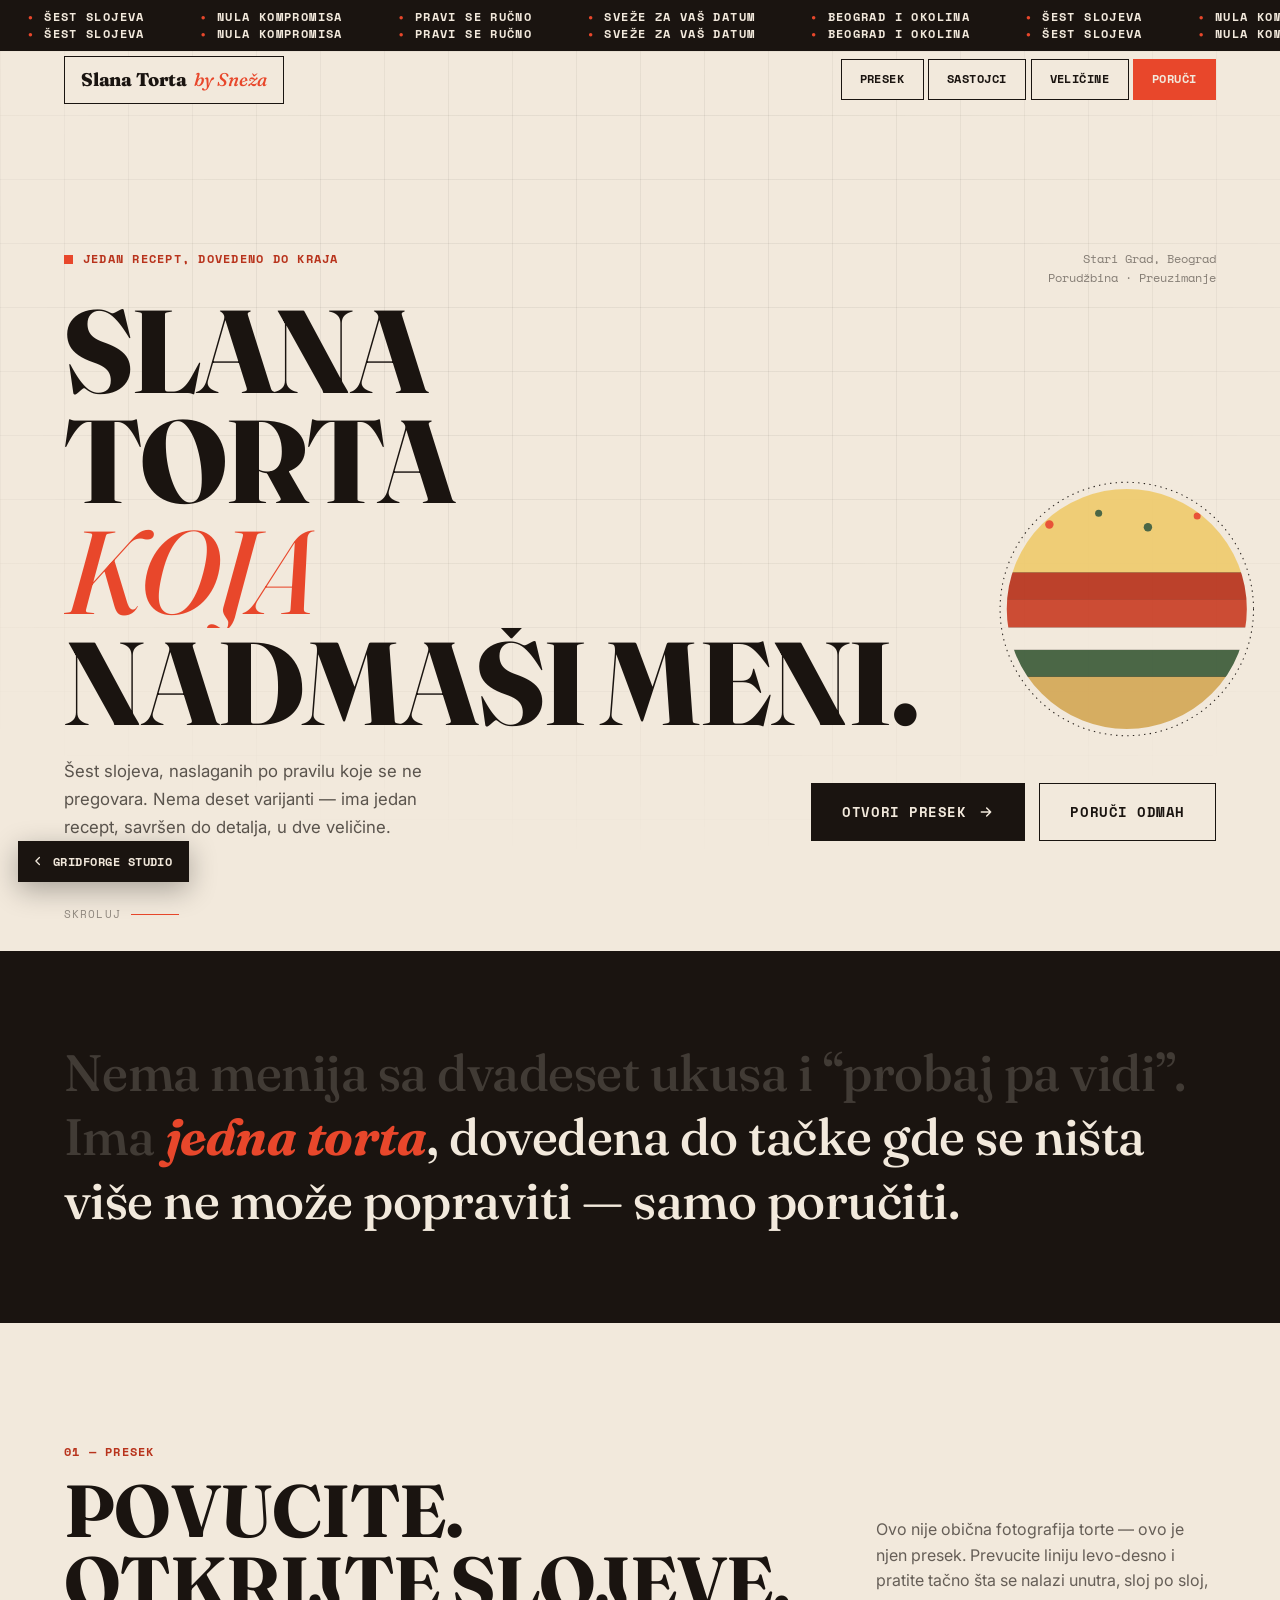
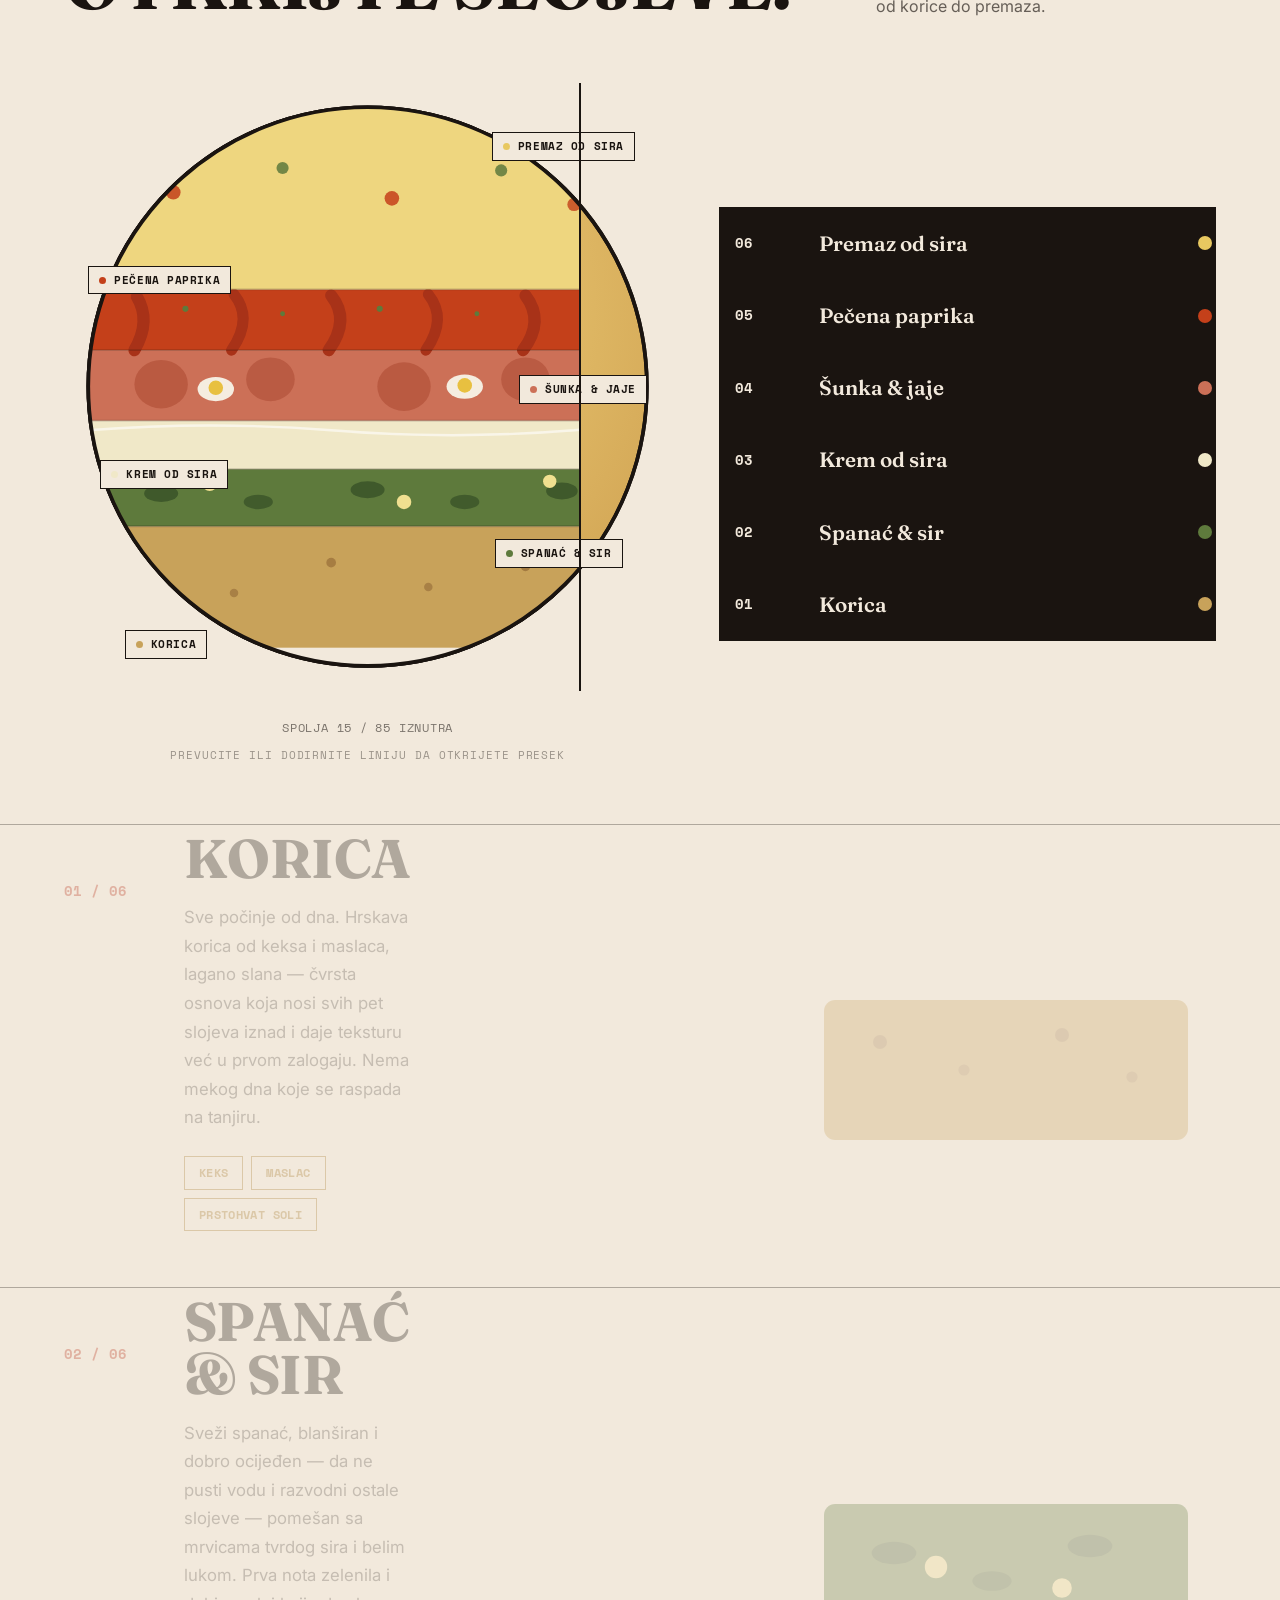
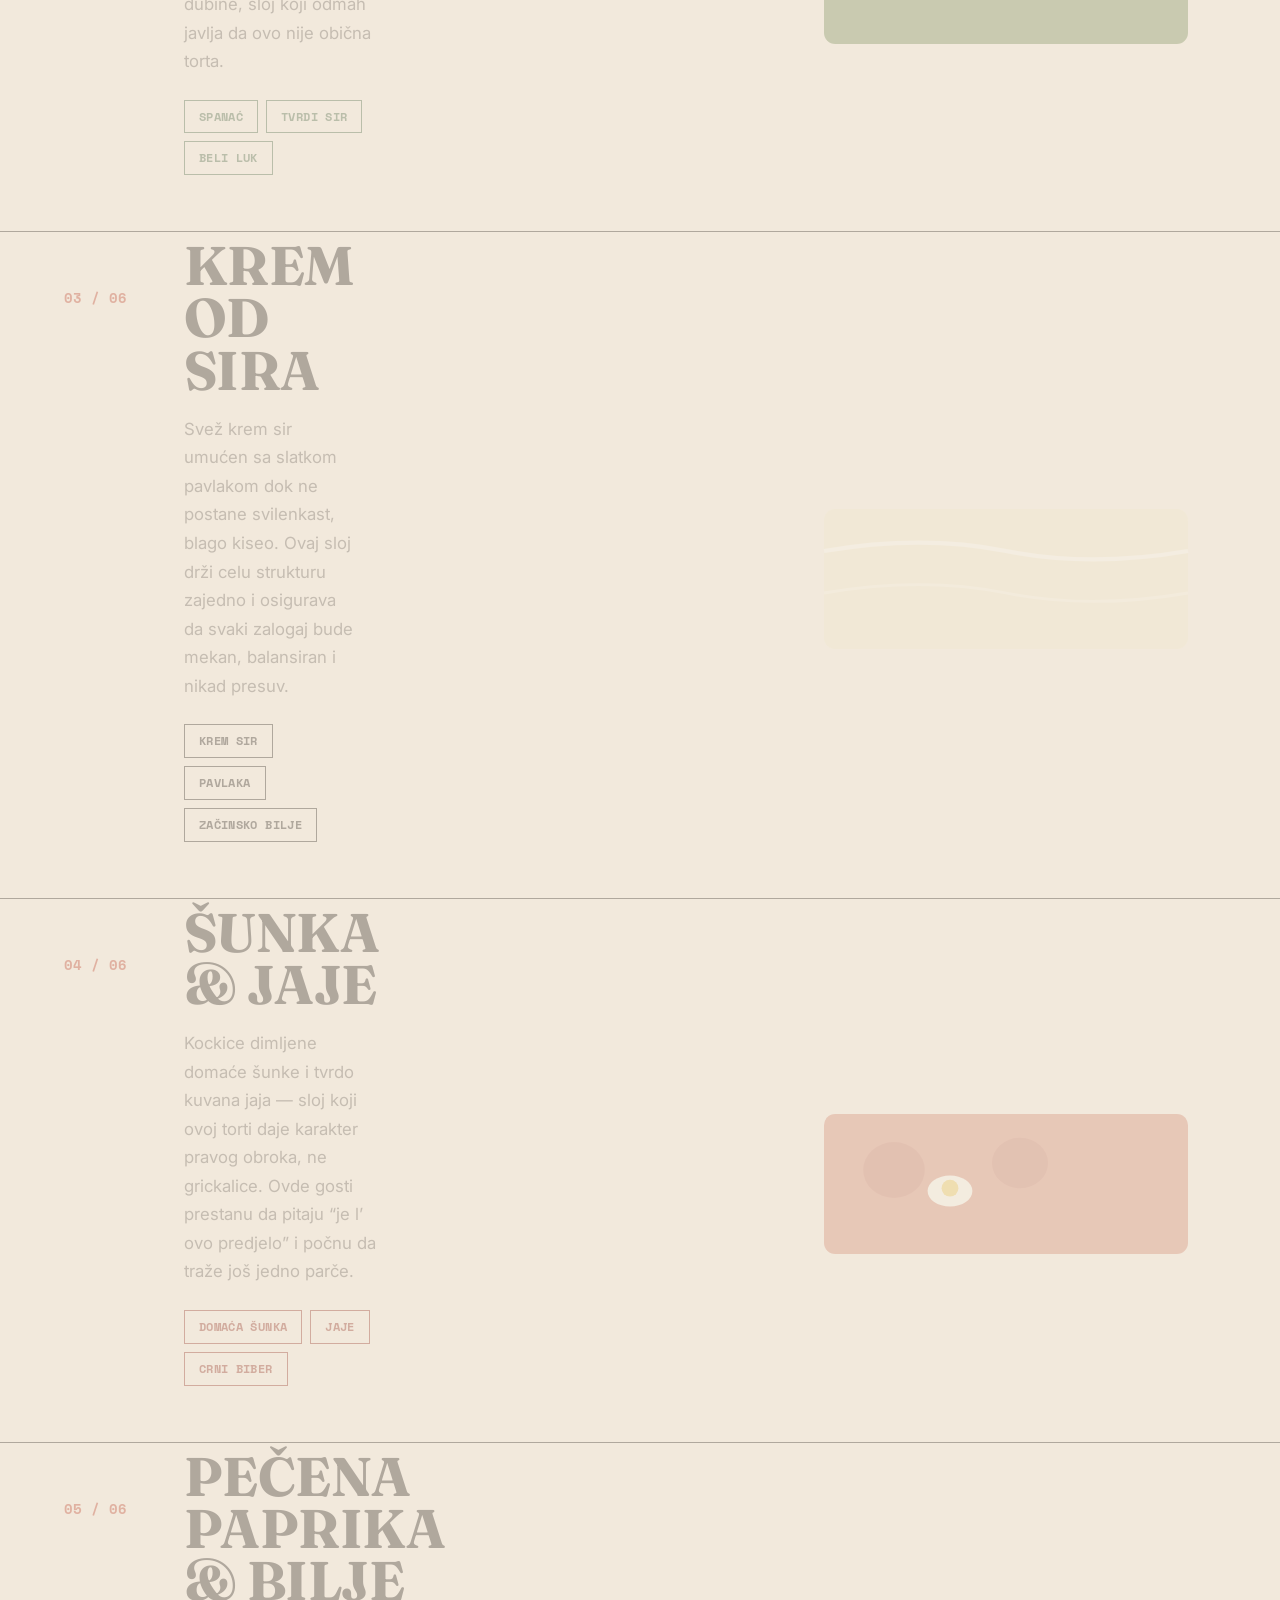
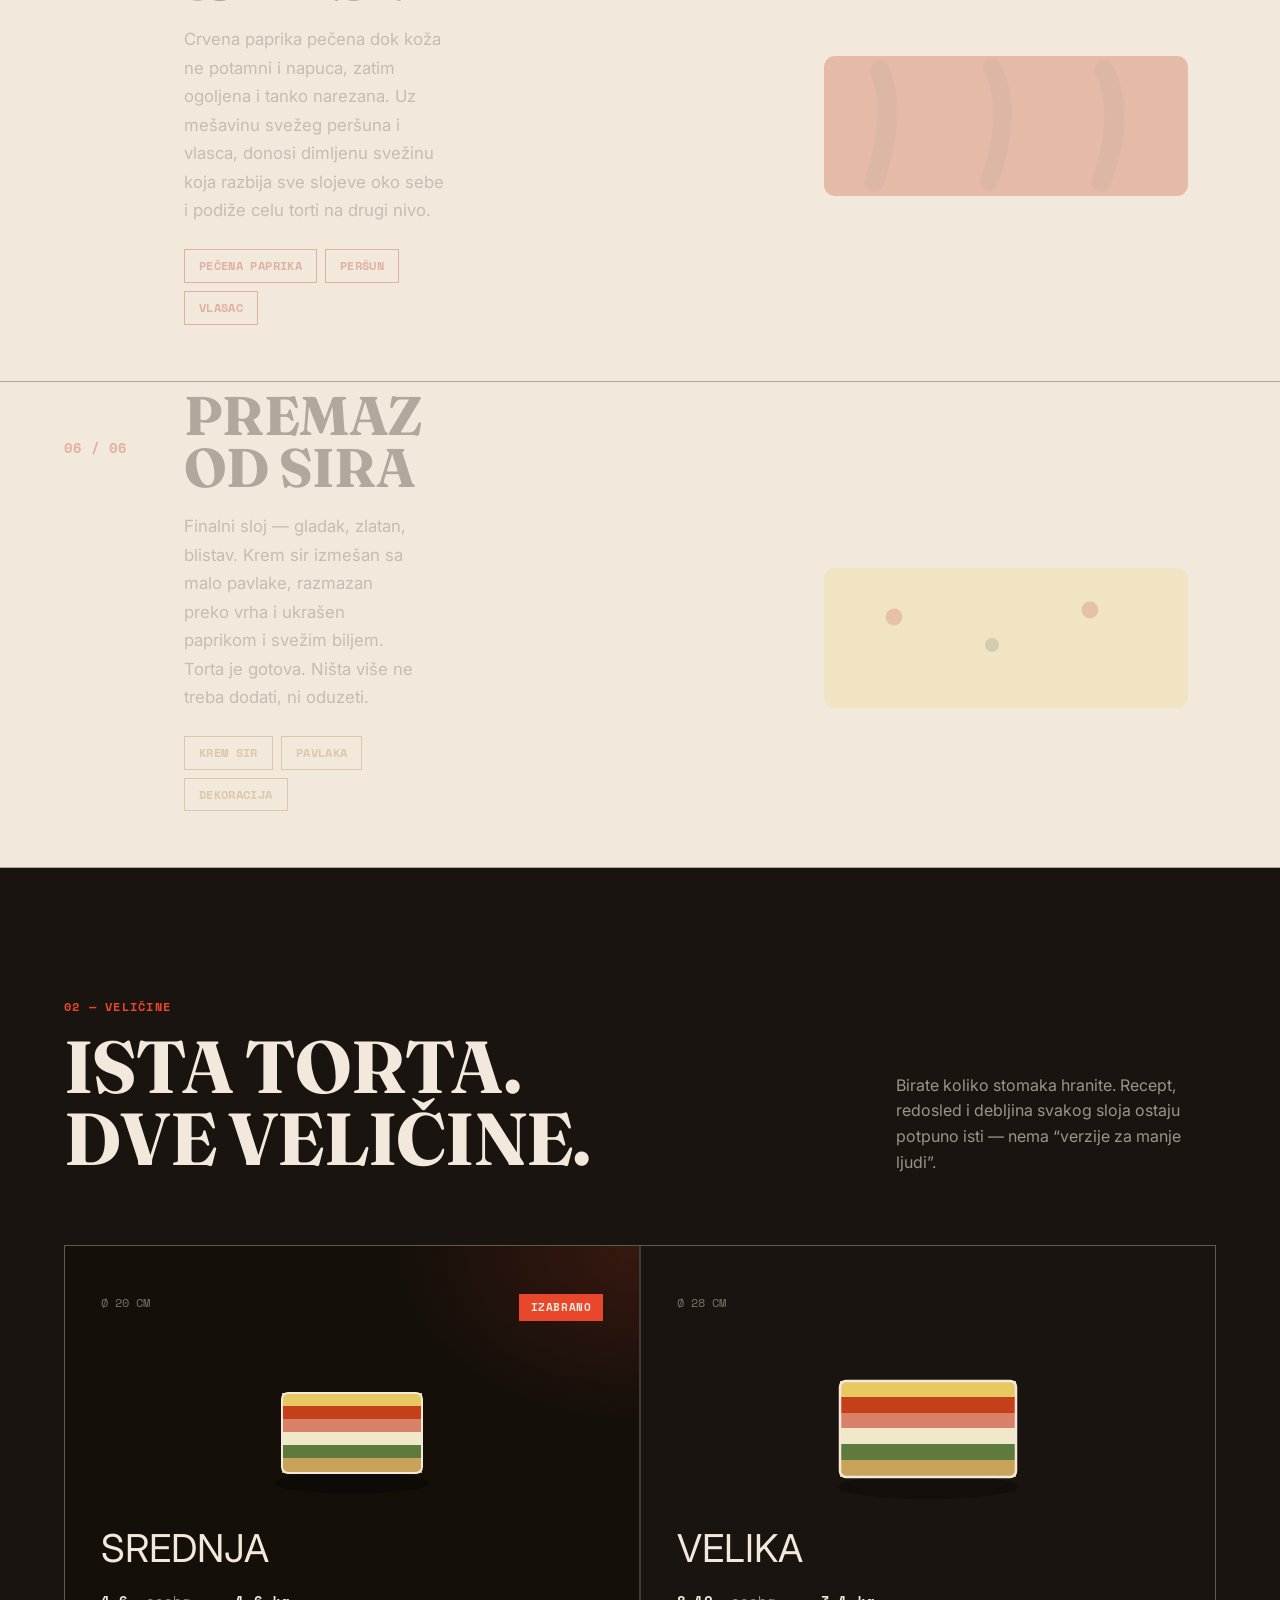
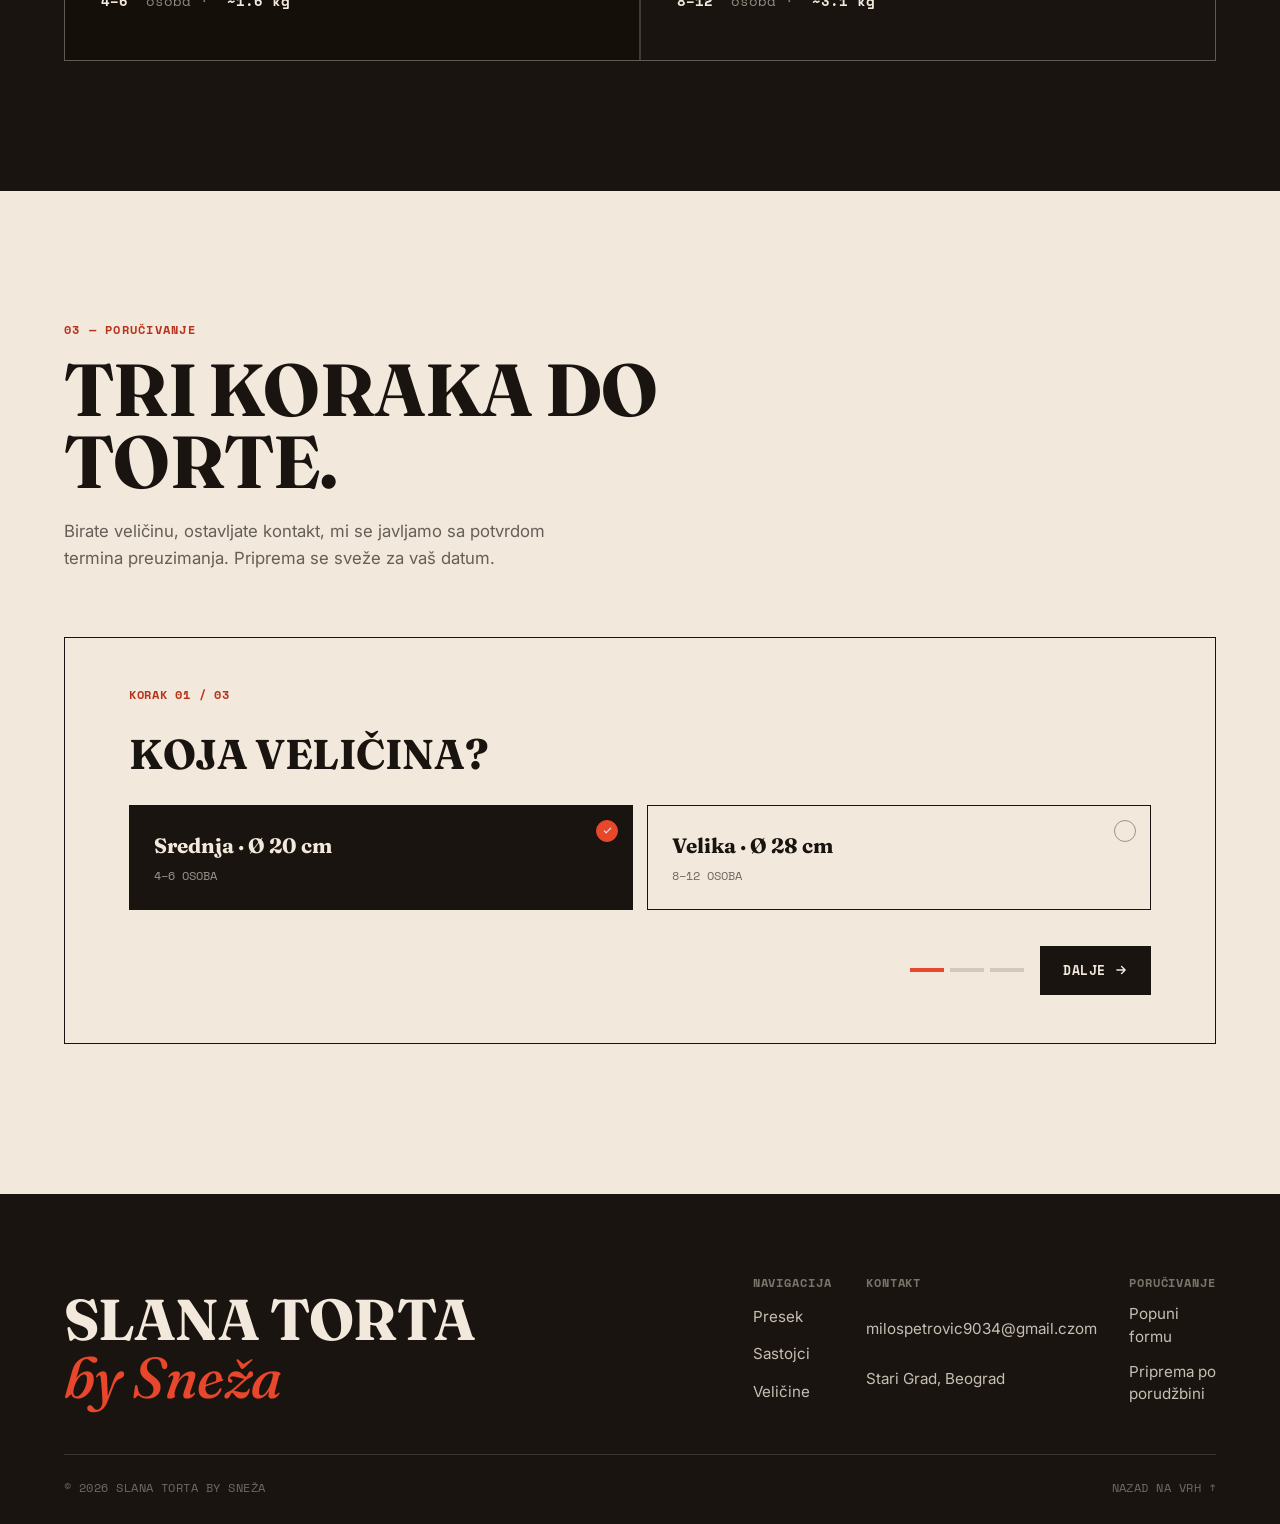
<file: projects/slana-torta-bySneza/index.html>
<!DOCTYPE html>
<html lang="sr">
<head>
  <meta charset="UTF-8" />
  <meta name="viewport" content="width=device-width, initial-scale=1.0" />
  <meta name="description" content="Slana Torta by Sneža — šest slojeva, jedan recept, nula kompromisa. Ručno pravljena slana torta iz Srbije, u dve veličine. Poručite danas." />
  <title>Slana Torta by Sneža — Šest slojeva. Jedan recept.</title>
  <link rel="preconnect" href="https://fonts.googleapis.com" />
  <link rel="preconnect" href="https://fonts.gstatic.com" crossorigin />
  <link rel="stylesheet" href="css/style.css" />
</head>
<body>

<a class="skip-link" href="#order">Idi na poručivanje</a>

<canvas id="confetti-canvas"></canvas>

<div class="cursor-dot" data-cursor-dot></div>
<div class="cursor-label" data-cursor-label></div>

<!-- ============ TOP TICKER ============ -->
<div class="ticker" aria-hidden="true">
  <div class="ticker-track">
    <span>Šest slojeva</span>
    <span>Nula kompromisa</span>
    <span>Pravi se ručno</span>
    <span>Sveže za vaš datum</span>
    <span>Beograd i okolina</span>
    <span>Šest slojeva</span>
    <span>Nula kompromisa</span>
    <span>Pravi se ručno</span>
    <span>Sveže za vaš datum</span>
    <span>Beograd i okolina</span>
  </div>
</div>

<!-- ============ HEADER ============ -->
<header class="sc-header" data-header>
  <a class="sc-brand" href="#top">Slana Torta<em>by Sneža</em></a>

  <nav class="sc-nav" aria-label="Glavna navigacija">
    <a href="#presek" data-scroll-target data-cursor="Gledaj">Presek</a>
    <a href="#sastojci" data-scroll-target data-cursor="Čitaj">Sastojci</a>
    <a href="#velicine" data-scroll-target data-cursor="Biraj">Veličine</a>
    <a class="sc-nav-cta" href="#order" data-scroll-target data-cursor="Poruči">Poruči</a>
  </nav>

  <button class="sc-burger" type="button" data-nav-toggle aria-expanded="false" aria-controls="sc-mobile-nav" aria-label="Otvori meni">
    <span></span><span></span><span></span>
  </button>
</header>

<div class="sc-mobile-nav" id="sc-mobile-nav" data-mobile-nav>
  <nav aria-label="Mobilna navigacija">
    <a href="#presek" data-mobile-link><span class="nav-num">01</span>Presek</a>
    <a href="#sastojci" data-mobile-link><span class="nav-num">02</span>Sastojci</a>
    <a href="#velicine" data-mobile-link><span class="nav-num">03</span>Veličine</a>
    <a href="#order" data-mobile-link><span class="nav-num">04</span>Poruči</a>
  </nav>
</div>

<main id="top">

  <!-- ============ HERO ============ -->
  <section class="hero" id="hero">
    <div class="hero-bg-grid" aria-hidden="true"></div>

    <div class="hero-top">
      <p class="hero-eyebrow">Jedan recept, dovedeno do kraja</p>
      <p class="hero-meta">Stari Grad, Beograd<br>Porudžbina &middot; Preuzimanje</p>
    </div>

    <div class="hero-title-wrap">
      <h1 class="hero-title">
        <span class="line"><span>Slana</span></span>
        <span class="line"><span>torta <span class="accent">koja</span></span></span>
        <span class="line"><span>nadmaši meni.</span></span>
      </h1>
    </div>

    <div class="hero-bottom">
      <p class="hero-sub">
        Šest slojeva, naslaganih po pravilu koje se ne pregovara. Nema deset varijanti —
        ima jedan recept, savršen do detalja, u dve veličine.
      </p>
      <div class="hero-cta-group">
        <a class="btn-block" href="#presek" data-scroll-target data-cursor="Skroluj">
          <span>Otvori presek</span>
          <svg viewBox="0 0 24 24" fill="none"><path d="M5 12h14m0 0-6-6m6 6-6 6" stroke="currentColor" stroke-width="2.2" stroke-linecap="round" stroke-linejoin="round"/></svg>
        </a>
        <a class="btn-outline" href="#order" data-scroll-target data-cursor="Poruči">Poruči odmah</a>
      </div>
    </div>

    <div class="hero-cake-mark" aria-hidden="true">
      <svg viewBox="0 0 400 400" xmlns="http://www.w3.org/2000/svg">
        <defs>
          <clipPath id="markClip"><circle cx="200" cy="200" r="172"/></clipPath>
        </defs>
        <circle cx="200" cy="200" r="180" fill="none" stroke="#1A1410" stroke-width="1.5" stroke-dasharray="2 6"/>
        <circle cx="200" cy="200" r="172" fill="#1A1410"/>
        <g clip-path="url(#markClip)">
          <rect x="28" y="296" width="344" height="76" fill="#D4A857"/>
          <rect x="28" y="258" width="344" height="38" fill="#3D5C3A"/>
          <rect x="28" y="226" width="344" height="32" fill="#F2E9DC"/>
          <rect x="28" y="186" width="344" height="40" fill="#E8472B" opacity="0.85"/>
          <rect x="28" y="148" width="344" height="38" fill="#B8331C"/>
          <rect x="28" y="28" width="344" height="120" fill="#EFCB6E"/>
          <circle cx="90" cy="80" r="6" fill="#E8472B"/>
          <circle cx="160" cy="64" r="5" fill="#3D5C3A"/>
          <circle cx="230" cy="84" r="6" fill="#3D5C3A"/>
          <circle cx="300" cy="68" r="5" fill="#E8472B"/>
        </g>
        <circle cx="200" cy="200" r="172" fill="none" stroke="#F2E9DC" stroke-width="3"/>
      </svg>
    </div>

    <div class="scroll-cue" aria-hidden="true">
      <span>Skroluj</span>
      <div class="scroll-cue-bar"></div>
    </div>
  </section>

  <!-- ============ STATEMENT STRIP ============ -->
  <section class="statement-strip">
    <div class="statement-strip-inner">
      <h2 data-scramble-text>
        Nema menija sa dvadeset ukusa i “probaj pa vidi”. Ima <span class="hl">jedna torta</span>,
        dovedena do tačke gde se ništa više ne može popraviti — samo poručiti.
      </h2>
    </div>
  </section>

  <!-- ============ SCAN — interactive cross-section ============ -->
  <section class="scan" id="presek">
    <div class="scan-head">
      <div class="scan-head-left">
        <span class="num-tag">01 — Presek</span>
        <h2>Povucite. <br>Otkrijte slojeve.</h2>
      </div>
      <p class="scan-head-right">
        Ovo nije obična fotografija torte — ovo je njen presek. Prevucite liniju levo-desno
        i pratite tačno šta se nalazi unutra, sloj po sloj, od korice do premaza.
      </p>
    </div>

    <div class="scan-stage">
      <div class="scan-visual">
        <div class="scan-frame" data-scan-frame style="--scan-pos:50%; --scan-clip:50%;">
          <!-- OUTSIDE state: whole baked cake, top-down look -->
          <svg class="scan-layer-outside" viewBox="0 0 500 500" xmlns="http://www.w3.org/2000/svg" aria-hidden="true">
            <defs>
              <radialGradient id="topGlaze" cx="40%" cy="35%" r="70%">
                <stop offset="0%" stop-color="#F4D77E"/>
                <stop offset="100%" stop-color="#D4A857"/>
              </radialGradient>
            </defs>
            <circle cx="250" cy="250" r="230" fill="url(#topGlaze)"/>
            <circle cx="250" cy="250" r="230" fill="none" stroke="#1A1410" stroke-width="3"/>
            <!-- herb scatter -->
            <g>
              <circle cx="160" cy="140" r="7" fill="#3D5C3A"/>
              <circle cx="320" cy="120" r="6" fill="#E8472B"/>
              <circle cx="380" cy="220" r="7" fill="#3D5C3A"/>
              <circle cx="120" cy="280" r="6" fill="#E8472B"/>
              <circle cx="220" cy="350" r="7" fill="#3D5C3A"/>
              <circle cx="340" cy="340" r="6" fill="#E8472B"/>
              <circle cx="250" cy="200" r="5" fill="#3D5C3A"/>
              <circle cx="190" cy="230" r="5" fill="#E8472B"/>
              <circle cx="300" cy="270" r="5" fill="#3D5C3A"/>
            </g>
            <!-- pepper strips top -->
            <path d="M150 170 Q200 150 230 190 Q260 230 220 270" stroke="#B8331C" stroke-width="14" fill="none" stroke-linecap="round" opacity="0.85"/>
            <path d="M300 180 Q330 220 290 260 Q260 290 300 320" stroke="#B8331C" stroke-width="14" fill="none" stroke-linecap="round" opacity="0.85"/>
            <circle cx="250" cy="250" r="230" fill="none" stroke="#1A1410" stroke-width="3"/>
          </svg>

          <!-- INSIDE state: clipped cross-section -->
          <svg class="scan-layer-inside" viewBox="0 0 500 500" xmlns="http://www.w3.org/2000/svg" aria-hidden="true">
            <defs>
              <clipPath id="insideClip"><circle cx="250" cy="250" r="230"/></clipPath>
            </defs>
            <circle cx="250" cy="250" r="230" fill="#F2E9DC"/>
            <g clip-path="url(#insideClip)">
              <rect x="20" y="365" width="460" height="100" fill="#C8A25A" data-layer-fill="1"/>
              <rect x="20" y="365" width="460" height="100" fill="#C8A25A" opacity="0"/>
              <circle cx="70" cy="400" r="4" fill="#8a6030" opacity="0.6"/>
              <circle cx="140" cy="420" r="3.5" fill="#8a6030" opacity="0.5"/>
              <circle cx="220" cy="395" r="4" fill="#8a6030" opacity="0.55"/>
              <circle cx="300" cy="415" r="3.5" fill="#8a6030" opacity="0.5"/>
              <circle cx="380" cy="398" r="4" fill="#8a6030" opacity="0.6"/>
              <circle cx="440" cy="420" r="3.5" fill="#8a6030" opacity="0.5"/>

              <rect x="20" y="318" width="460" height="47" fill="#5e7a3c" data-layer-fill="2"/>
              <ellipse cx="80" cy="338" rx="14" ry="7" fill="#3a5428" opacity="0.85"/>
              <ellipse cx="160" cy="345" rx="12" ry="6" fill="#3a5428" opacity="0.8"/>
              <ellipse cx="250" cy="335" rx="14" ry="7" fill="#3a5428" opacity="0.85"/>
              <ellipse cx="330" cy="345" rx="12" ry="6" fill="#3a5428" opacity="0.8"/>
              <ellipse cx="410" cy="336" rx="13" ry="7" fill="#3a5428" opacity="0.85"/>
              <circle cx="120" cy="330" r="6" fill="#f0e090"/>
              <circle cx="280" cy="345" r="6" fill="#f0e090"/>
              <circle cx="400" cy="328" r="5.5" fill="#f0e090"/>

              <rect x="20" y="278" width="460" height="40" fill="#F0E8C8" data-layer-fill="3"/>
              <path d="M20 286 Q120 278 220 286 Q320 294 420 286 Q450 282 480 286" fill="none" stroke="rgba(255,255,255,0.6)" stroke-width="2"/>

              <rect x="20" y="220" width="460" height="58" fill="#cc7057" data-layer-fill="4"/>
              <ellipse cx="80" cy="248" rx="22" ry="20" fill="#b85840" opacity="0.9"/>
              <ellipse cx="170" cy="244" rx="20" ry="18" fill="#b85840" opacity="0.85"/>
              <ellipse cx="280" cy="250" rx="22" ry="20" fill="#b85840" opacity="0.9"/>
              <ellipse cx="380" cy="244" rx="20" ry="18" fill="#b85840" opacity="0.85"/>
              <ellipse cx="125" cy="252" rx="15" ry="10" fill="#f8f4e8" opacity="0.95"/>
              <circle cx="125" cy="251" r="6" fill="#e8c040"/>
              <ellipse cx="330" cy="250" rx="15" ry="10" fill="#f8f4e8" opacity="0.95"/>
              <circle cx="330" cy="249" r="6" fill="#e8c040"/>

              <rect x="20" y="170" width="460" height="50" fill="#c4401a" data-layer-fill="5"/>
              <path d="M60 176 Q72 196 58 220" stroke="#a83218" stroke-width="10" fill="none" stroke-linecap="round"/>
              <path d="M140 174 Q156 194 138 220" stroke="#a83218" stroke-width="9" fill="none" stroke-linecap="round"/>
              <path d="M220 175 Q236 195 218 220" stroke="#a83218" stroke-width="10" fill="none" stroke-linecap="round"/>
              <path d="M300 174 Q316 194 298 220" stroke="#a83218" stroke-width="9" fill="none" stroke-linecap="round"/>
              <path d="M380 175 Q396 196 378 220" stroke="#a83218" stroke-width="10" fill="none" stroke-linecap="round"/>
              <circle cx="100" cy="186" r="2.5" fill="#5e7a3c"/>
              <circle cx="180" cy="190" r="2" fill="#5e7a3c"/>
              <circle cx="260" cy="186" r="2.5" fill="#5e7a3c"/>
              <circle cx="340" cy="190" r="2" fill="#5e7a3c"/>

              <rect x="20" y="20" width="460" height="150" fill="#e8c860" data-layer-fill="6"/>
              <rect x="20" y="20" width="460" height="150" fill="rgba(255,255,220,0.25)"/>
              <rect x="40" y="36" width="90" height="10" rx="5" fill="rgba(255,255,255,0.35)"/>
              <circle cx="90" cy="90" r="6" fill="#c4401a" opacity="0.85"/>
              <circle cx="180" cy="70" r="5" fill="#5e7a3c" opacity="0.85"/>
              <circle cx="270" cy="95" r="6" fill="#c4401a" opacity="0.85"/>
              <circle cx="360" cy="72" r="5" fill="#5e7a3c" opacity="0.85"/>
              <circle cx="420" cy="100" r="5.5" fill="#c4401a" opacity="0.8"/>

              <line x1="20" y1="170" x2="480" y2="170" stroke="rgba(26,17,12,0.2)" stroke-width="1.5"/>
              <line x1="20" y1="220" x2="480" y2="220" stroke="rgba(26,17,12,0.2)" stroke-width="1.5"/>
              <line x1="20" y1="278" x2="480" y2="278" stroke="rgba(26,17,12,0.2)" stroke-width="1.5"/>
              <line x1="20" y1="318" x2="480" y2="318" stroke="rgba(26,17,12,0.2)" stroke-width="1.5"/>
              <line x1="20" y1="365" x2="480" y2="365" stroke="rgba(26,17,12,0.2)" stroke-width="1.5"/>
            </g>
            <circle cx="250" cy="250" r="230" fill="none" stroke="#1A1410" stroke-width="3"/>
          </svg>

          <div class="scan-tags" aria-hidden="true">
            <div class="scan-tag" data-tag="6" style="top:8%; right:6%;"><span class="dot" style="background:#e8c860"></span>Premaz od sira</div>
            <div class="scan-tag" data-tag="5" style="top:30%; left:4%;"><span class="dot" style="background:#c4401a"></span>Pečena paprika</div>
            <div class="scan-tag" data-tag="4" style="top:48%; right:4%;"><span class="dot" style="background:#cc7057"></span>Šunka &amp; jaje</div>
            <div class="scan-tag" data-tag="3" style="top:62%; left:6%;"><span class="dot" style="background:#f0e8c8"></span>Krem od sira</div>
            <div class="scan-tag" data-tag="2" style="top:75%; right:8%;"><span class="dot" style="background:#5e7a3c"></span>Spanać &amp; sir</div>
            <div class="scan-tag" data-tag="1" style="top:90%; left:10%;"><span class="dot" style="background:#c8a25a"></span>Korica</div>
          </div>

          <div class="scan-handle" data-scan-handle>
            <div class="scan-handle-grip">
              <svg viewBox="0 0 24 24" fill="none"><path d="M9 6 4 12l5 6M15 6l5 6-5 6" stroke="currentColor" stroke-width="2.4" stroke-linecap="round" stroke-linejoin="round"/></svg>
            </div>
          </div>
        </div>

        <div class="scan-readout">
          <span>Spolja</span>
          <span data-scan-readout>50 / 50</span>
          <span>Iznutra</span>
        </div>
        <p class="scan-hint">Prevucite ili dodirnite liniju da otkrijete presek</p>
      </div>

      <div class="scan-legend" data-scan-legend role="list">
        <div class="scan-legend-item" data-legend="6" role="listitem">
          <span class="scan-legend-num">06</span>
          <span class="scan-legend-name">Premaz od sira</span>
          <span class="scan-legend-swatch" style="background:#e8c860"></span>
        </div>
        <div class="scan-legend-item" data-legend="5" role="listitem">
          <span class="scan-legend-num">05</span>
          <span class="scan-legend-name">Pečena paprika</span>
          <span class="scan-legend-swatch" style="background:#c4401a"></span>
        </div>
        <div class="scan-legend-item" data-legend="4" role="listitem">
          <span class="scan-legend-num">04</span>
          <span class="scan-legend-name">Šunka &amp; jaje</span>
          <span class="scan-legend-swatch" style="background:#cc7057"></span>
        </div>
        <div class="scan-legend-item" data-legend="3" role="listitem">
          <span class="scan-legend-num">03</span>
          <span class="scan-legend-name">Krem od sira</span>
          <span class="scan-legend-swatch" style="background:#f0e8c8"></span>
        </div>
        <div class="scan-legend-item" data-legend="2" role="listitem">
          <span class="scan-legend-num">02</span>
          <span class="scan-legend-name">Spanać &amp; sir</span>
          <span class="scan-legend-swatch" style="background:#5e7a3c"></span>
        </div>
        <div class="scan-legend-item" data-legend="1" role="listitem">
          <span class="scan-legend-num">01</span>
          <span class="scan-legend-name">Korica</span>
          <span class="scan-legend-swatch" style="background:#c8a25a"></span>
        </div>
      </div>
    </div>
  </section>

  <!-- ============ DETAIL ROWS — full ingredient story ============ -->
  <section class="detail" id="sastojci" aria-label="Sastojci, sloj po sloj">

    <article class="detail-row" data-tone="crust" data-detail-row>
      <span class="detail-num">01 / 06</span>
      <div class="detail-body">
        <h3>Korica</h3>
        <p>Sve počinje od dna. Hrskava korica od keksa i maslaca, lagano slana — čvrsta osnova koja nosi svih pet slojeva iznad i daje teksturu već u prvom zalogaju. Nema mekog dna koje se raspada na tanjiru.</p>
        <div class="detail-chips">
          <span class="detail-chip">Keks</span>
          <span class="detail-chip">Maslac</span>
          <span class="detail-chip">Prstohvat soli</span>
        </div>
      </div>
      <div class="detail-row-bg" aria-hidden="true">
        <svg viewBox="0 0 300 200"><rect x="20" y="60" width="260" height="100" rx="8" fill="#C8A25A"/><circle cx="60" cy="90" r="5" fill="#8a6030" opacity="0.6"/><circle cx="120" cy="110" r="4" fill="#8a6030" opacity="0.5"/><circle cx="190" cy="85" r="5" fill="#8a6030" opacity="0.6"/><circle cx="240" cy="115" r="4" fill="#8a6030" opacity="0.5"/></svg>
      </div>
    </article>

    <article class="detail-row" data-tone="spinach" data-detail-row>
      <span class="detail-num">02 / 06</span>
      <div class="detail-body">
        <h3>Spanać &amp; sir</h3>
        <p>Sveži spanać, blanširan i dobro ocijeđen — da ne pusti vodu i razvodni ostale slojeve — pomešan sa mrvicama tvrdog sira i belim lukom. Prva nota zelenila i dubine, sloj koji odmah javlja da ovo nije obična torta.</p>
        <div class="detail-chips">
          <span class="detail-chip">Spanać</span>
          <span class="detail-chip">Tvrdi sir</span>
          <span class="detail-chip">Beli luk</span>
        </div>
      </div>
      <div class="detail-row-bg" aria-hidden="true">
        <svg viewBox="0 0 300 200"><rect x="20" y="60" width="260" height="100" rx="8" fill="#5e7a3c"/><ellipse cx="70" cy="95" rx="16" ry="8" fill="#3a5428" opacity="0.85"/><ellipse cx="140" cy="115" rx="14" ry="7" fill="#3a5428" opacity="0.8"/><ellipse cx="210" cy="90" rx="16" ry="8" fill="#3a5428" opacity="0.85"/><circle cx="100" cy="105" r="8" fill="#f0e090"/><circle cx="190" cy="120" r="7" fill="#f0e090"/></svg>
      </div>
    </article>

    <article class="detail-row" data-tone="cream" data-detail-row>
      <span class="detail-num">03 / 06</span>
      <div class="detail-body">
        <h3>Krem od sira</h3>
        <p>Svež krem sir umućen sa slatkom pavlakom dok ne postane svilenkast, blago kiseo. Ovaj sloj drži celu strukturu zajedno i osigurava da svaki zalogaj bude mekan, balansiran i nikad presuv.</p>
        <div class="detail-chips">
          <span class="detail-chip">Krem sir</span>
          <span class="detail-chip">Pavlaka</span>
          <span class="detail-chip">Začinsko bilje</span>
        </div>
      </div>
      <div class="detail-row-bg" aria-hidden="true">
        <svg viewBox="0 0 300 200"><rect x="20" y="60" width="260" height="100" rx="8" fill="#F0E8C8"/><path d="M20 90 Q90 78 150 90 Q210 102 280 90" fill="none" stroke="rgba(255,255,255,0.7)" stroke-width="3"/><path d="M20 120 Q90 108 150 120 Q210 132 280 120" fill="none" stroke="rgba(255,255,255,0.4)" stroke-width="2"/></svg>
      </div>
    </article>

    <article class="detail-row" data-tone="ham" data-detail-row>
      <span class="detail-num">04 / 06</span>
      <div class="detail-body">
        <h3>Šunka &amp; jaje</h3>
        <p>Kockice dimljene domaće šunke i tvrdo kuvana jaja — sloj koji ovoj torti daje karakter pravog obroka, ne grickalice. Ovde gosti prestanu da pitaju “je l’ ovo predjelo” i počnu da traže još jedno parče.</p>
        <div class="detail-chips">
          <span class="detail-chip">Domaća šunka</span>
          <span class="detail-chip">Jaje</span>
          <span class="detail-chip">Crni biber</span>
        </div>
      </div>
      <div class="detail-row-bg" aria-hidden="true">
        <svg viewBox="0 0 300 200"><rect x="20" y="60" width="260" height="100" rx="8" fill="#cc7057"/><ellipse cx="70" cy="100" rx="22" ry="20" fill="#b85840" opacity="0.9"/><ellipse cx="160" cy="95" rx="20" ry="18" fill="#b85840" opacity="0.85"/><ellipse cx="110" cy="115" rx="16" ry="11" fill="#f8f4e8"/><circle cx="110" cy="113" r="6" fill="#e8c040"/></svg>
      </div>
    </article>

    <article class="detail-row" data-tone="pepper" data-detail-row>
      <span class="detail-num">05 / 06</span>
      <div class="detail-body">
        <h3>Pečena paprika &amp; bilje</h3>
        <p>Crvena paprika pečena dok koža ne potamni i napuca, zatim ogoljena i tanko narezana. Uz mešavinu svežeg peršuna i vlasca, donosi dimljenu svežinu koja razbija sve sloje­ve oko sebe i podiže celu torti na drugi nivo.</p>
        <div class="detail-chips">
          <span class="detail-chip">Pečena paprika</span>
          <span class="detail-chip">Peršun</span>
          <span class="detail-chip">Vlasac</span>
        </div>
      </div>
      <div class="detail-row-bg" aria-hidden="true">
        <svg viewBox="0 0 300 200"><rect x="20" y="60" width="260" height="100" rx="8" fill="#c4401a"/><path d="M60 70 Q72 100 56 150" stroke="#a83218" stroke-width="14" fill="none" stroke-linecap="round"/><path d="M140 68 Q156 98 138 150" stroke="#a83218" stroke-width="13" fill="none" stroke-linecap="round"/><path d="M220 70 Q236 100 218 150" stroke="#a83218" stroke-width="14" fill="none" stroke-linecap="round"/></svg>
      </div>
    </article>

    <article class="detail-row" data-tone="glaze" data-detail-row>
      <span class="detail-num">06 / 06</span>
      <div class="detail-body">
        <h3>Premaz od sira</h3>
        <p>Finalni sloj — gladak, zlatan, blistav. Krem sir izmešan sa malo pavlake, razmazan preko vrha i ukrašen paprikom i svežim biljem. Torta je gotova. Ništa više ne treba dodati, ni oduzeti.</p>
        <div class="detail-chips">
          <span class="detail-chip">Krem sir</span>
          <span class="detail-chip">Pavlaka</span>
          <span class="detail-chip">Dekoracija</span>
        </div>
      </div>
      <div class="detail-row-bg" aria-hidden="true">
        <svg viewBox="0 0 300 200"><rect x="20" y="60" width="260" height="100" rx="8" fill="#e8c860"/><rect x="20" y="60" width="260" height="100" rx="8" fill="rgba(255,255,220,0.25)"/><circle cx="70" cy="95" r="6" fill="#c4401a" opacity="0.85"/><circle cx="140" cy="115" r="5" fill="#5e7a3c" opacity="0.85"/><circle cx="210" cy="90" r="6" fill="#c4401a" opacity="0.85"/></svg>
      </div>
    </article>

  </section>

  <!-- ============ SIZES ============ -->
  <section class="sizes" id="velicine">
    <div class="sizes-inner">
      <div class="sizes-head reveal">
        <div>
          <span class="num-tag">02 — Veličine</span>
          <h2>Ista torta.<br>Dve veličine.</h2>
        </div>
        <p class="sizes-sub">Birate koliko stomaka hranite. Recept, redosled i debljina svakog sloja ostaju potpuno isti — nema “verzije za manje ljudi”.</p>
      </div>

      <div class="size-cards reveal" data-size-group role="radiogroup" aria-label="Izbor veličine torte">

        <button class="size-card is-active" type="button" data-size="medium" role="radio" aria-checked="true" data-cursor="Izaberi">
          <div class="size-card-top">
            <span class="size-card-id">Ø 20 CM</span>
            <span class="size-card-badge">Izabrano</span>
          </div>
          <div class="size-card-graphic" aria-hidden="true">
            <svg viewBox="0 0 220 160">
              <ellipse cx="110" cy="138" rx="78" ry="11" fill="rgba(0,0,0,0.3)"/>
              <rect x="40" y="48" width="140" height="80" rx="6" fill="#cc7057"/>
              <rect x="40" y="48" width="140" height="13" fill="#e8c860"/>
              <rect x="40" y="61" width="140" height="13" fill="#c4401a"/>
              <rect x="40" y="74" width="140" height="13" fill="#d88068"/>
              <rect x="40" y="87" width="140" height="13" fill="#f0e8c8"/>
              <rect x="40" y="100" width="140" height="13" fill="#5e7a3c"/>
              <rect x="40" y="113" width="140" height="15" fill="#c8a258"/>
              <rect x="40" y="48" width="140" height="80" rx="6" fill="none" stroke="#F2E9DC" stroke-width="2"/>
            </svg>
          </div>
          <span class="size-card-name">Srednja</span>
          <span class="size-card-detail"><b>4–6</b> osoba &middot; <b>~1.6 kg</b></span>
        </button>

        <button class="size-card" type="button" data-size="large" role="radio" aria-checked="false" data-cursor="Izaberi">
          <div class="size-card-top">
            <span class="size-card-id">Ø 28 CM</span>
            <span class="size-card-badge">Izabrano</span>
          </div>
          <div class="size-card-graphic" aria-hidden="true">
            <svg viewBox="0 0 220 160">
              <ellipse cx="110" cy="142" rx="90" ry="12" fill="rgba(0,0,0,0.3)"/>
              <rect x="22" y="36" width="176" height="96" rx="6" fill="#cc7057"/>
              <rect x="22" y="36" width="176" height="16" fill="#e8c860"/>
              <rect x="22" y="52" width="176" height="16" fill="#c4401a"/>
              <rect x="22" y="68" width="176" height="15" fill="#d88068"/>
              <rect x="22" y="83" width="176" height="16" fill="#f0e8c8"/>
              <rect x="22" y="99" width="176" height="16" fill="#5e7a3c"/>
              <rect x="22" y="115" width="176" height="17" fill="#c8a258"/>
              <rect x="22" y="36" width="176" height="96" rx="6" fill="none" stroke="#F2E9DC" stroke-width="2.5"/>
            </svg>
          </div>
          <span class="size-card-name">Velika</span>
          <span class="size-card-detail"><b>8–12</b> osoba &middot; <b>~3.1 kg</b></span>
        </button>

      </div>
    </div>
  </section>

  <!-- ============ ORDER — multi-step interactive form ============ -->
  <section class="order" id="order">
    <div class="order-inner">
      <div class="order-head reveal">
        <span class="num-tag">03 — Poručivanje</span>
        <h2>Tri koraka do torte.</h2>
        <p>Birate veličinu, ostavljate kontakt, mi se javljamo sa potvrdom termina preuzimanja. Priprema se sveže za vaš datum.</p>
      </div>

      <form class="order-grid reveal" data-order-form novalidate>

        <!-- STEP 1: size -->
        <div class="order-step is-active" data-step="1">
          <span class="order-step-label">Korak 01 / 03</span>
          <h3>Koja veličina?</h3>
          <div class="choice-grid" data-choice-group="size">
            <button type="button" class="choice-btn is-selected" data-choice-value="medium">
              <span class="choice-btn-name">Srednja &middot; Ø 20 cm</span>
              <span class="choice-btn-meta">4–6 osoba</span>
              <span class="choice-btn-check"><svg viewBox="0 0 24 24" fill="none"><path d="M5 13l4 4L19 7" stroke="currentColor" stroke-width="2.5" stroke-linecap="round" stroke-linejoin="round"/></svg></span>
            </button>
            <button type="button" class="choice-btn" data-choice-value="large">
              <span class="choice-btn-name">Velika &middot; Ø 28 cm</span>
              <span class="choice-btn-meta">8–12 osoba</span>
              <span class="choice-btn-check"><svg viewBox="0 0 24 24" fill="none"><path d="M5 13l4 4L19 7" stroke="currentColor" stroke-width="2.5" stroke-linecap="round" stroke-linejoin="round"/></svg></span>
            </button>
          </div>
          <div class="order-nav">
            <span></span>
            <div style="display:flex; align-items:center; gap:16px;">
              <div class="order-progress"><span class="is-done"></span><span></span><span></span></div>
              <button type="button" class="btn-nav btn-nav-primary" data-step-next>Dalje<svg viewBox="0 0 24 24" fill="none"><path d="M5 12h14m0 0-6-6m6 6-6 6" stroke="currentColor" stroke-width="2.4" stroke-linecap="round" stroke-linejoin="round"/></svg></button>
            </div>
          </div>
        </div>

        <!-- STEP 2: contact -->
        <div class="order-step" data-step="2">
          <span class="order-step-label">Korak 02 / 03</span>
          <h3>Ko poručuje?</h3>
          <div class="field-grid cols-2">
            <div class="field">
              <label for="name">Ime i prezime</label>
              <input id="name" name="name" type="text" placeholder="Vaše ime" required />
            </div>
            <div class="field">
              <label for="phone">Telefon</label>
              <input id="phone" name="phone" type="tel" placeholder="+381 6x xxx xxxx" required />
            </div>
          </div>
          <div class="field-grid cols-2">
            <div class="field">
              <label for="date">Datum preuzimanja</label>
              <input id="date" name="date" type="date" />
            </div>
            <div class="field">
              <label for="guests">Broj gostiju</label>
              <input id="guests" name="guests" type="number" min="1" placeholder="npr. 8" />
            </div>
          </div>
          <div class="order-nav">
            <button type="button" class="btn-nav" data-step-prev><svg viewBox="0 0 24 24" fill="none"><path d="M19 12H5m0 0 6-6m-6 6 6 6" stroke="currentColor" stroke-width="2.4" stroke-linecap="round" stroke-linejoin="round"/></svg>Nazad</button>
            <div style="display:flex; align-items:center; gap:16px;">
              <div class="order-progress"><span class="is-done"></span><span class="is-done"></span><span></span></div>
              <button type="button" class="btn-nav btn-nav-primary" data-step-next>Dalje<svg viewBox="0 0 24 24" fill="none"><path d="M5 12h14m0 0-6-6m6 6-6 6" stroke="currentColor" stroke-width="2.4" stroke-linecap="round" stroke-linejoin="round"/></svg></button>
            </div>
          </div>
        </div>

        <!-- STEP 3: note + summary -->
        <div class="order-step" data-step="3">
          <span class="order-step-label">Korak 03 / 03</span>
          <h3>Poslednji detalji</h3>
          <div class="field">
            <label for="note">Napomena (opciono)</label>
            <textarea id="note" name="note" rows="2" placeholder="Alergije, vreme preuzimanja, posebne želje..."></textarea>
          </div>
          <div class="order-summary" data-order-summary>
            <div class="order-summary-row"><span>Veličina</span><b data-summary-size>Srednja &middot; Ø 20 cm</b></div>
            <div class="order-summary-row"><span>Ime</span><b data-summary-name>—</b></div>
            <div class="order-summary-row"><span>Telefon</span><b data-summary-phone>—</b></div>
            <div class="order-summary-row"><span>Datum</span><b data-summary-date>—</b></div>
          </div>
          <div class="order-nav">
            <button type="button" class="btn-nav" data-step-prev><svg viewBox="0 0 24 24" fill="none"><path d="M19 12H5m0 0 6-6m-6 6 6 6" stroke="currentColor" stroke-width="2.4" stroke-linecap="round" stroke-linejoin="round"/></svg>Nazad</button>
            <div style="display:flex; align-items:center; gap:16px;">
              <div class="order-progress"><span class="is-done"></span><span class="is-done"></span><span class="is-done"></span></div>
              <button type="submit" class="btn-nav btn-nav-primary">Pošalji upit<svg viewBox="0 0 24 24" fill="none"><path d="M5 12h14m0 0-6-6m6 6-6 6" stroke="currentColor" stroke-width="2.4" stroke-linecap="round" stroke-linejoin="round"/></svg></button>
            </div>
          </div>
        </div>

        <!-- SUCCESS state -->
        <div class="order-success" data-order-success>
          <div class="order-success-mark"><svg viewBox="0 0 24 24" fill="none"><path d="M5 13l4 4L19 7" stroke="currentColor" stroke-width="3" stroke-linecap="round" stroke-linejoin="round"/></svg></div>
          <h3>Upit je poslat</h3>
          <p>Hvala! Otvoren je vaš mejl klijent sa svim podacima — pošaljite poruku i javljamo se uskoro sa potvrdom termina.</p>
        </div>

      </form>
    </div>
  </section>

</main>

<!-- ============ FOOTER ============ -->
<footer class="sc-footer">
  <div class="footer-top">
    <h2 class="footer-brand">Slana Torta<br><em>by Sneža</em></h2>
    <div class="footer-cols">
      <div class="footer-col">
        <span class="footer-col-label">Navigacija</span>
        <a href="#presek" data-scroll-target>Presek</a>
        <a href="#sastojci" data-scroll-target>Sastojci</a>
        <a href="#velicine" data-scroll-target>Veličine</a>
      </div>
      <div class="footer-col">
        <span class="footer-col-label">Kontakt</span>
        <a href="mailto:milospetrovic9034@gmail.com">milospetrovic9034@gmail.czom</a>
        <p>Stari Grad, Beograd</p>
      </div>
      <div class="footer-col">
        <span class="footer-col-label">Poručivanje</span>
        <a href="#order" data-scroll-target>Popuni formu</a>
        <p>Priprema po porudžbini</p>
      </div>
    </div>
  </div>
  <div class="footer-bottom">
    <span>© 2026 Slana Torta by Sneža</span>
    <a href="#top" data-scroll-target>Nazad na vrh ↑</a>
  </div>
</footer>

<a class="gf-back-link" href="../../index.html" aria-label="Nazad na GridForge Studio portfolio">
  <svg viewBox="0 0 20 20" fill="none"><path d="M12 5L7 10l5 5" stroke="currentColor" stroke-width="1.8" stroke-linecap="round" stroke-linejoin="round"/></svg>
  <span>GridForge Studio</span>
</a>

<script src="js/main.js"></script>
</body>
</html>
</file>
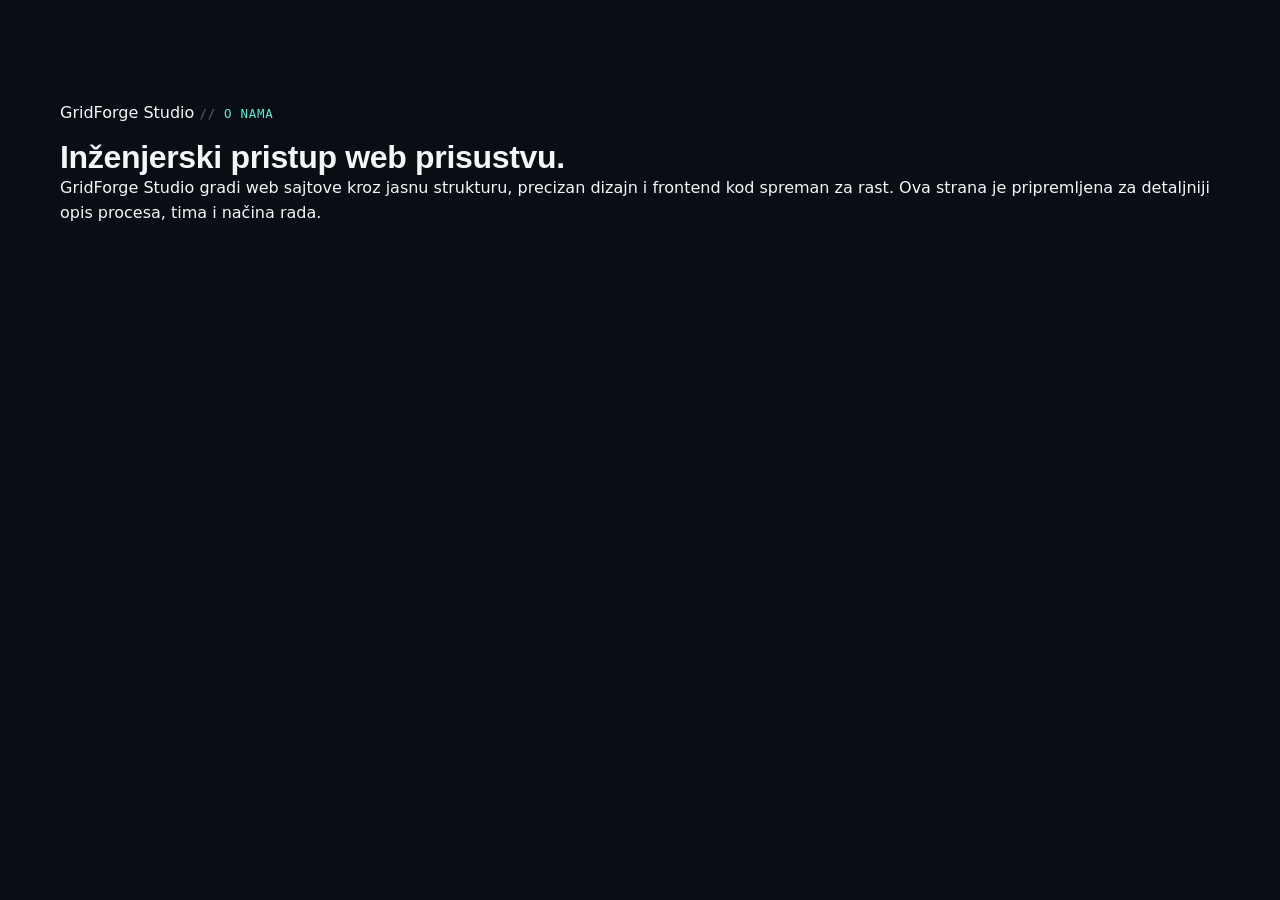
<file: pages/about.html>
<!DOCTYPE html>
<html lang="sr">
  <head>
    <meta charset="UTF-8" />
    <meta name="viewport" content="width=device-width, initial-scale=1.0" />
    <title>O nama | GridForge Studio</title>
    <link rel="icon" href="../assets/icons/gridforge-mark.svg" type="image/svg+xml" />
    <link rel="stylesheet" href="../css/reset.css" />
    <link rel="stylesheet" href="../css/style.css" />
  </head>
  <body>
    <main class="section section-grid">
      <div class="container content-stack">
        <a class="brand" href="../index.html">
          <span class="brand-mark" aria-hidden="true"></span>
          <span>GridForge Studio</span>
        </a>
        <p class="eyebrow">O nama</p>
        <h1>Inženjerski pristup web prisustvu.</h1>
        <p>
          GridForge Studio gradi web sajtove kroz jasnu strukturu, precizan dizajn
          i frontend kod spreman za rast. Ova strana je pripremljena za detaljniji
          opis procesa, tima i načina rada.
        </p>
      </div>
    </main>
  </body>
</html>
</file>
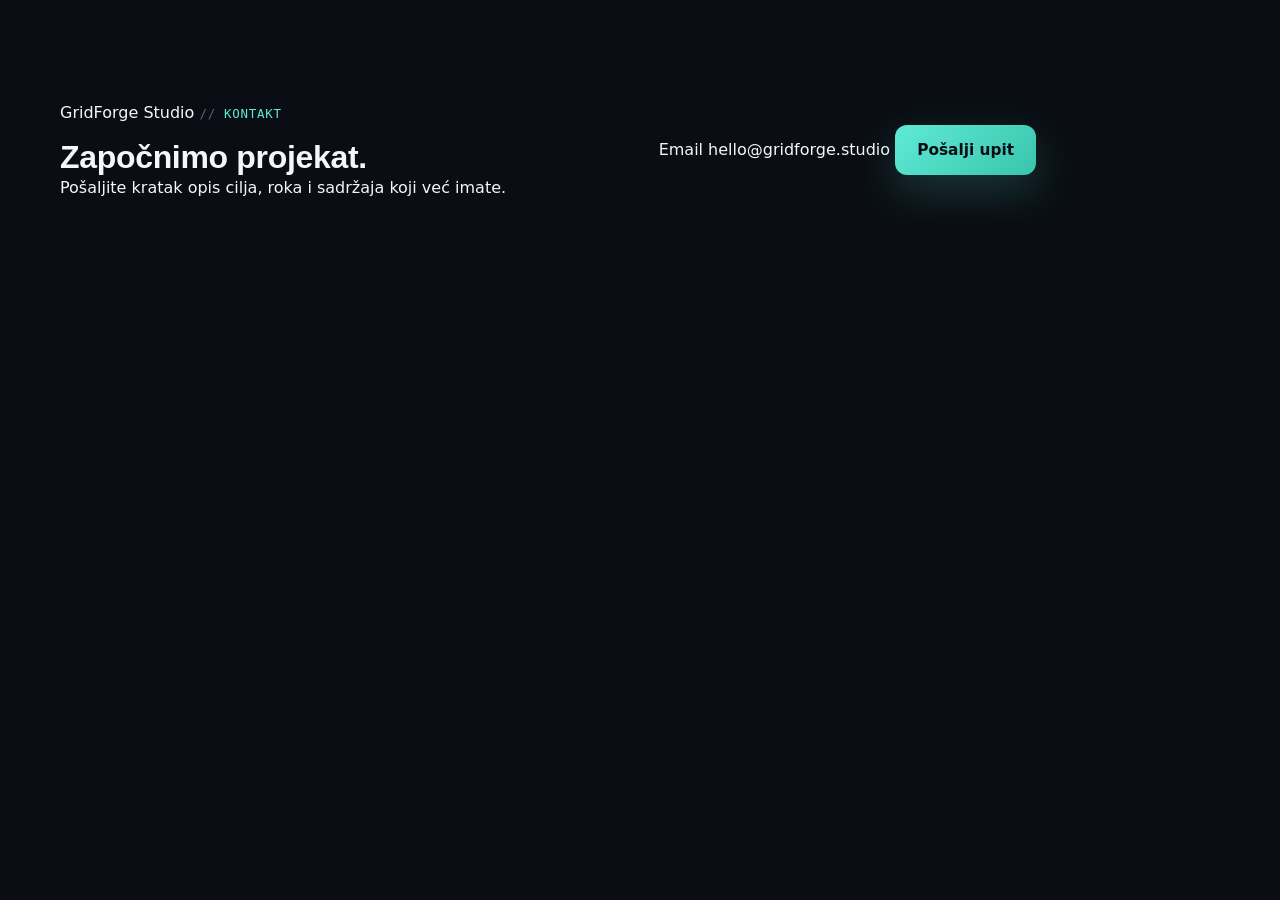
<file: pages/contact.html>
<!DOCTYPE html>
<html lang="sr">
  <head>
    <meta charset="UTF-8" />
    <meta name="viewport" content="width=device-width, initial-scale=1.0" />
    <title>Kontakt | GridForge Studio</title>
    <link rel="icon" href="../assets/icons/gridforge-mark.svg" type="image/svg+xml" />
    <link rel="stylesheet" href="../css/reset.css" />
    <link rel="stylesheet" href="../css/style.css" />
  </head>
  <body>
    <main class="section section-grid">
      <div class="container contact-layout">
        <div>
          <a class="brand" href="../index.html">
            <span class="brand-mark" aria-hidden="true"></span>
            <span>GridForge Studio</span>
          </a>
          <p class="eyebrow">Kontakt</p>
          <h1>Započnimo projekat.</h1>
          <p>Pošaljite kratak opis cilja, roka i sadržaja koji već imate.</p>
        </div>
        <div class="contact-card">
          <span>Email</span>
          <a href="mailto:hello@gridforge.studio">hello@gridforge.studio</a>
          <a class="btn btn-primary" href="mailto:hello@gridforge.studio?subject=Upit%20za%20projekat">Pošalji upit</a>
        </div>
      </div>
    </main>
  </body>
</html>
</file>
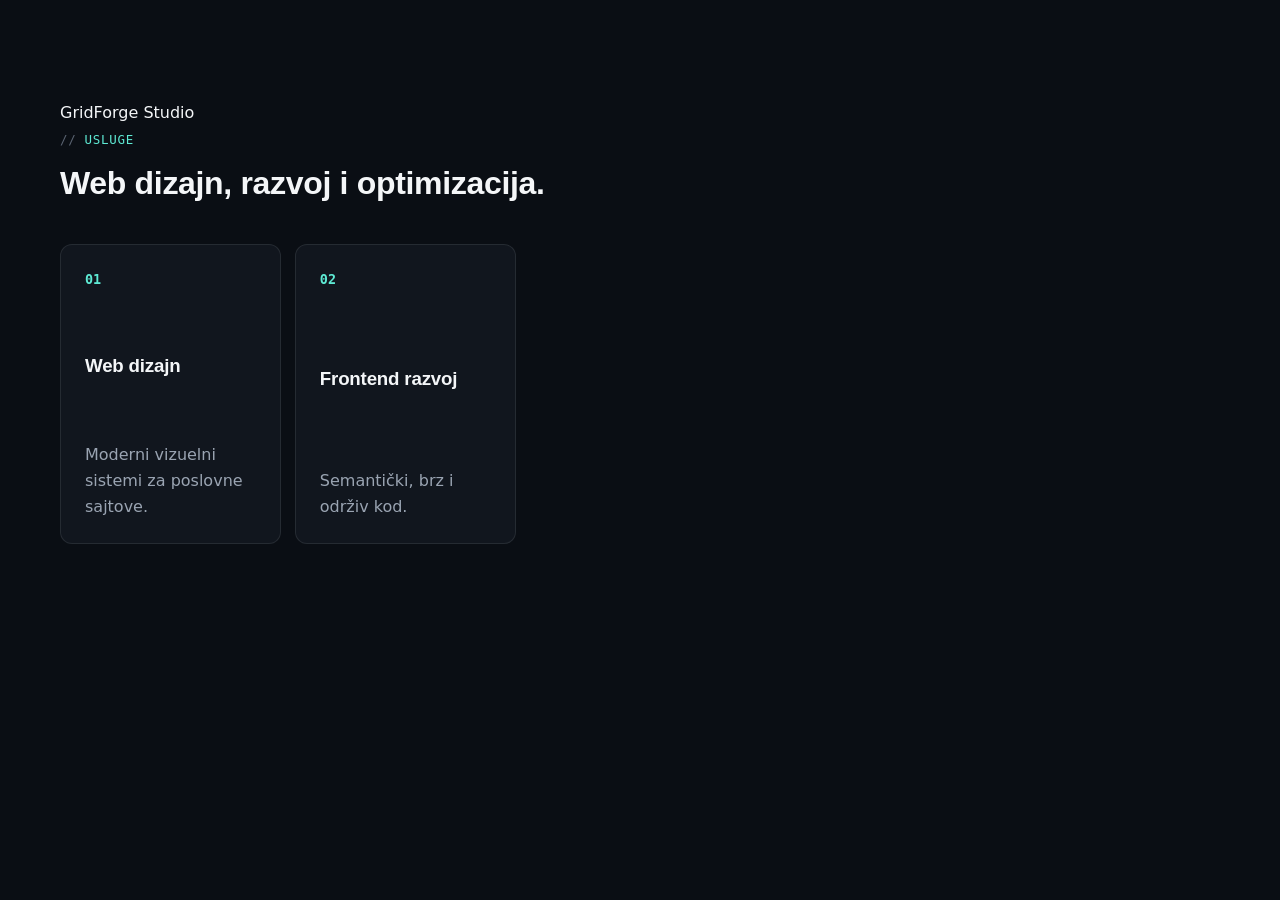
<file: pages/services.html>
<!DOCTYPE html>
<html lang="sr">
  <head>
    <meta charset="UTF-8" />
    <meta name="viewport" content="width=device-width, initial-scale=1.0" />
    <title>Usluge | GridForge Studio</title>
    <link rel="icon" href="../assets/icons/gridforge-mark.svg" type="image/svg+xml" />
    <link rel="stylesheet" href="../css/reset.css" />
    <link rel="stylesheet" href="../css/style.css" />
  </head>
  <body>
    <main class="section section-grid">
      <div class="container">
        <a class="brand" href="../index.html">
          <span class="brand-mark" aria-hidden="true"></span>
          <span>GridForge Studio</span>
        </a>
        <div class="section-heading">
          <p class="eyebrow">Usluge</p>
          <h1>Web dizajn, razvoj i optimizacija.</h1>
        </div>
        <div class="service-grid">
          <article class="service-card">
            <span class="service-number">01</span>
            <h3>Web dizajn</h3>
            <p>Moderni vizuelni sistemi za poslovne sajtove.</p>
          </article>
          <article class="service-card">
            <span class="service-number">02</span>
            <h3>Frontend razvoj</h3>
            <p>Semantički, brz i održiv kod.</p>
          </article>
        </div>
      </div>
    </main>
  </body>
</html>
</file>
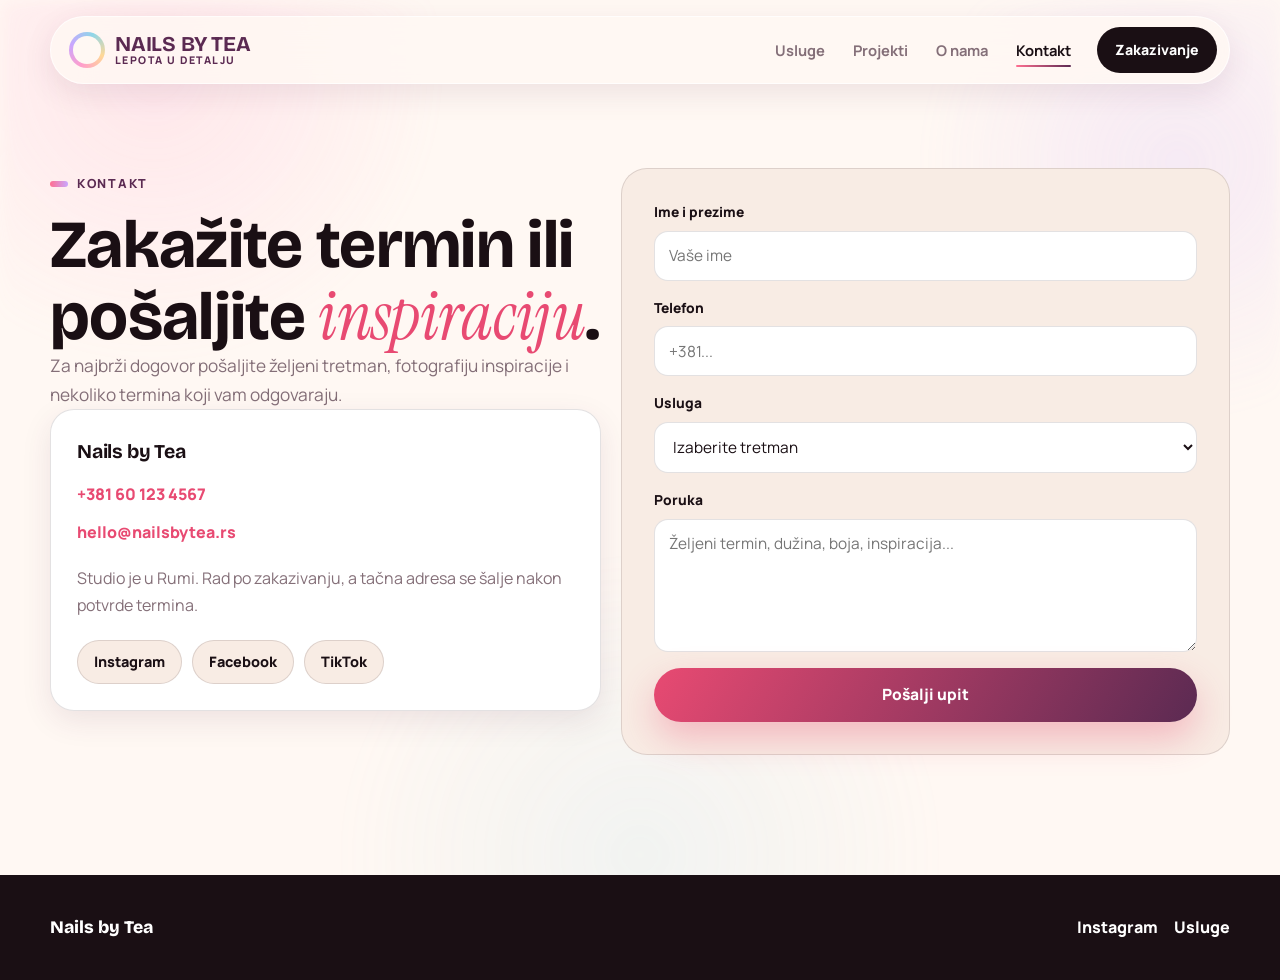
<file: projects/nails-by-tea/kontakt.html>
<!DOCTYPE html>
<html lang="sr">
  <head>
    <meta charset="UTF-8" />
    <meta name="viewport" content="width=device-width, initial-scale=1.0" />
    <meta
      name="description"
      content="Zakažite termin u Nails by Tea studiju u Rumi — manikir, gel lak i nail art."
    />
    <title>Kontakt | Nails by Tea</title>
    <link rel="preconnect" href="https://fonts.googleapis.com" />
    <link rel="preconnect" href="https://fonts.gstatic.com" crossorigin />
    <link
      href="https://fonts.googleapis.com/css2?family=Bricolage+Grotesque:opsz,wght@12..96,500;12..96,700;12..96,800&family=Instrument+Serif:ital@1&family=Manrope:wght@400;500;600;700;800;900&display=swap"
      rel="stylesheet"
    />
    <link rel="stylesheet" href="style.css" />
  </head>
  <body>
    <div class="ambient-holo" aria-hidden="true"></div>
    <div class="drip-cursor" data-cursor aria-hidden="true"></div>

    <header class="topbar" data-header>
      <div class="container nav-shell">
        <a class="brand" href="index.html" aria-label="Nails by Tea — početna">
          <span class="brand-dot" aria-hidden="true"></span>
          <span class="brand-text">
            <strong>Nails by Tea</strong>
            <span>Lepota u detalju</span>
          </span>
        </a>
        <button class="nav-toggle" type="button" aria-label="Otvori navigaciju" aria-expanded="false" data-nav-toggle>
          <span></span><span></span><span></span>
        </button>
        <nav class="site-nav" aria-label="Glavna navigacija">
          <a href="index.html">Usluge</a>
          <a href="projekti.html">Projekti</a>
          <a href="o-nama.html">O nama</a>
          <a class="is-active" href="kontakt.html">Kontakt</a>
          <a class="nav-cta" href="kontakt.html">Zakazivanje</a>
        </nav>
      </div>
    </header>

    <main>
      <section class="section" style="padding-top: 168px">
        <div class="container contact-grid">
          <div class="reveal">
            <p class="eyebrow">Kontakt</p>
            <h1 style="font-size: clamp(2.4rem, 6vw, 4.2rem); line-height: 1.05; max-width: 560px">
              Zakažite termin ili pošaljite <span class="script">inspiraciju</span>.
            </h1>
            <p class="lead">
              Za najbrži dogovor pošaljite željeni tretman, fotografiju inspiracije i nekoliko termina koji vam odgovaraju.
            </p>
            <div class="contact-card">
              <h3>Nails by Tea</h3>
              <a href="tel:+381601234567">+381 60 123 4567</a>
              <a href="mailto:hello@nailsbytea.rs">hello@nailsbytea.rs</a>
              <p>Studio je u Rumi. Rad po zakazivanju, a tačna adresa se šalje nakon potvrde termina.</p>
              <div class="socials">
                <a href="https://www.instagram.com/" target="_blank" rel="noopener noreferrer">Instagram</a>
                <a href="https://www.facebook.com/" target="_blank" rel="noopener noreferrer">Facebook</a>
                <a href="https://www.tiktok.com/" target="_blank" rel="noopener noreferrer">TikTok</a>
              </div>
            </div>
          </div>
          <form class="form reveal delay-1" action="#" method="post" data-contact-form>
            <label>
              Ime i prezime
              <input type="text" name="name" placeholder="Vaše ime" required />
            </label>
            <label>
              Telefon
              <input type="tel" name="phone" placeholder="+381..." required />
            </label>
            <label>
              Usluga
              <select name="service" required>
                <option value="">Izaberite tretman</option>
                <option>Gel lak</option>
                <option>Ojačavanje prirodnih noktiju</option>
                <option>Izlivanje noktiju</option>
                <option>Nail art</option>
              </select>
            </label>
            <label>
              Poruka
              <textarea name="message" rows="5" placeholder="Željeni termin, dužina, boja, inspiracija..."></textarea>
            </label>
            <button class="btn btn-primary" type="submit">
              <span>Pošalji upit</span>
            </button>
          </form>
        </div>
      </section>
    </main>

    <footer class="site-footer">
      <div class="container footer-layout">
        <div>
          <a class="footer-brand" href="index.html">Nails by Tea</a>
        </div>
        <div class="footer-links">
          <a href="https://www.instagram.com/" target="_blank" rel="noopener noreferrer">Instagram</a>
          <a href="index.html">Usluge</a>
        </div>
      </div>
    </footer>
    <script src="script.js"></script>
  </body>
</html>
</file>
<file: css/style.css>
/* ===================================================
   GridForge Studio v2 — design tokens
   bg:        #0a0e14 (deep navy-black)
   surface:   #11161e
   surface-2: #161c26
   text:      #f4f6f8
   muted:     #9aa4b2
   accent:    #5eead4 (cyan/teal — terminal, code)
   accent-2:  #a78bfa (purple — secondary highlight)
   line:      rgba(244,246,248,0.09)
   =================================================== */

:root {
  --bg: #0a0e14;
  --surface: #11161e;
  --surface-2: #161c26;
  --text: #f4f6f8;
  --muted: #9aa4b2;
  --subtle: #5b6472;
  --accent: #5eead4;
  --accent-2: #a78bfa;
  --line: rgba(244, 246, 248, 0.09);
  --shadow: 0 30px 80px rgba(0, 0, 0, 0.45);
  --container: 1160px;
  --radius: 12px;
  --mono: "JetBrains Mono", ui-monospace, monospace;
  --display: "Space Grotesk", ui-sans-serif, sans-serif;
  --body-font: "Inter", ui-sans-serif, system-ui, sans-serif;
}

body {
  background: var(--bg);
  color: var(--text);
  font-family: var(--body-font);
  line-height: 1.6;
  -webkit-font-smoothing: antialiased;
  overflow-x: hidden;
}

:focus-visible {
  outline: 2px solid var(--accent);
  outline-offset: 3px;
}

h1,
h2,
h3 {
  font-family: var(--display);
  line-height: 1.08;
  letter-spacing: -0.01em;
  font-weight: 600;
}

.container {
  width: min(100% - 32px, var(--container));
  margin-inline: auto;
}

.section {
  padding: 100px 0;
  scroll-margin-top: 96px;
}

/* ---------- ambient layers ---------- */

.cursor-glow {
  position: fixed;
  top: 0;
  left: 0;
  z-index: 1;
  width: 480px;
  height: 480px;
  margin: -240px;
  border-radius: 50%;
  background: radial-gradient(circle, rgba(94, 234, 212, 0.07), transparent 70%);
  pointer-events: none;
  transform: translate(-1000px, -1000px);
  transition: transform 80ms linear;
  will-change: transform;
}

@media (max-width: 760px) {
  .cursor-glow {
    display: none;
  }
}

.grain-overlay {
  position: fixed;
  inset: 0;
  z-index: 2;
  pointer-events: none;
  opacity: 0.025;
  background-image: url("data:image/svg+xml,%3Csvg xmlns='http://www.w3.org/2000/svg' width='100' height='100'%3E%3Cfilter id='n'%3E%3CfeTurbulence type='fractalNoise' baseFrequency='0.85' numOctaves='2' stitchTiles='stitch'/%3E%3C/filter%3E%3Crect width='100%25' height='100%25' filter='url(%23n)'/%3E%3C/svg%3E");
}

/* ---------- header ---------- */

.gf-header {
  position: fixed;
  inset: 0 0 auto;
  z-index: 40;
  padding: 14px 16px;
}

.gf-header-inner {
  display: flex;
  align-items: center;
  justify-content: space-between;
  max-width: 1180px;
  margin-inline: auto;
  padding: 10px 10px 10px 18px;
  background: rgba(10, 14, 20, 0.7);
  border: 1px solid var(--line);
  border-radius: var(--radius);
  backdrop-filter: blur(16px);
  transition: background 200ms ease, border-color 200ms ease;
}

.gf-header.is-scrolled .gf-header-inner {
  background: rgba(10, 14, 20, 0.92);
  border-color: rgba(94, 234, 212, 0.2);
}

.gf-brand {
  display: inline-flex;
  align-items: center;
  gap: 4px;
  font-family: var(--mono);
  font-weight: 600;
  font-size: 1.02rem;
  color: var(--text);
}

.gf-brand-bracket {
  color: var(--accent);
  font-weight: 500;
}

.gf-nav {
  display: none;
  align-items: center;
  gap: 4px;
}

.gf-nav a {
  padding: 9px 14px;
  border-radius: 999px;
  transition: color 160ms ease, background 160ms ease;
}

.nav-tag {
  font-family: var(--mono);
  font-size: 0.86rem;
  font-weight: 500;
  color: var(--muted);
}

.gf-nav a:hover .nav-tag {
  color: var(--text);
}

.gf-nav a:hover {
  background: rgba(244, 246, 248, 0.06);
}

.gf-nav-cta {
  display: inline-flex;
  align-items: center;
  gap: 8px;
  margin-left: 6px;
  padding: 9px 16px !important;
  font-family: var(--body-font);
  font-size: 0.9rem;
  font-weight: 600;
  color: var(--bg) !important;
  background: linear-gradient(135deg, var(--accent), #38c4ad);
}

.gf-nav-cta:hover {
  background: linear-gradient(135deg, #7ff3df, var(--accent)) !important;
}

.status-dot {
  width: 7px;
  height: 7px;
  border-radius: 50%;
  background: currentColor;
  box-shadow: 0 0 0 0 currentColor;
  animation: statusPulse 2.4s ease-out infinite;
}

@keyframes statusPulse {
  0% {
    box-shadow: 0 0 0 0 rgba(94, 234, 212, 0.5);
  }
  70% {
    box-shadow: 0 0 0 6px rgba(94, 234, 212, 0);
  }
  100% {
    box-shadow: 0 0 0 0 rgba(94, 234, 212, 0);
  }
}

.gf-burger {
  position: relative;
  z-index: 41;
  display: grid;
  gap: 5px;
  width: 40px;
  height: 40px;
  place-content: center;
  border: 1px solid var(--line);
  border-radius: 10px;
  background: transparent;
}

.gf-burger span {
  display: block;
  width: 18px;
  height: 2px;
  background: var(--text);
  border-radius: 2px;
  transition: transform 220ms ease, opacity 220ms ease, width 220ms ease;
}

.gf-burger span:nth-child(2) {
  width: 13px;
  margin-left: auto;
}

.gf-burger[aria-expanded="true"] span:nth-child(1) {
  transform: translateY(7px) rotate(45deg);
  width: 18px;
}

.gf-burger[aria-expanded="true"] span:nth-child(2) {
  opacity: 0;
}

.gf-burger[aria-expanded="true"] span:nth-child(3) {
  transform: translateY(-7px) rotate(-45deg);
}

@media (min-width: 860px) {
  .gf-nav {
    display: flex;
  }

  .gf-burger {
    display: none;
  }
}

/* ---------- mobile nav overlay ---------- */

.gf-mobile-nav {
  position: fixed;
  inset: 0;
  z-index: 39;
  display: grid;
  align-content: center;
  gap: 40px;
  padding: 100px 32px 60px;
  background: var(--bg);
  visibility: hidden;
  opacity: 0;
  transition: opacity 320ms ease, visibility 320ms ease;
}

.gf-mobile-nav::before {
  content: "";
  position: absolute;
  inset: 0;
  z-index: -1;
  background:
    radial-gradient(60% 45% at 85% 10%, rgba(94, 234, 212, 0.12), transparent 70%),
    radial-gradient(50% 40% at 10% 90%, rgba(167, 139, 250, 0.12), transparent 70%);
}

.gf-mobile-nav.is-open {
  visibility: visible;
  opacity: 1;
}

.gf-mobile-nav nav {
  display: grid;
  gap: 4px;
}

.gf-mobile-nav a {
  display: flex;
  align-items: baseline;
  gap: 16px;
  padding: 16px 4px;
  font-family: var(--display);
  font-size: clamp(1.8rem, 9vw, 2.6rem);
  font-weight: 600;
  color: var(--text);
  border-bottom: 1px solid var(--line);
  opacity: 0;
  transform: translateY(16px);
  transition: opacity 380ms ease, transform 380ms ease, color 160ms ease;
}

.gf-mobile-nav.is-open a {
  opacity: 1;
  transform: translateY(0);
}

.gf-mobile-nav.is-open a:nth-child(1) {
  transition-delay: 70ms;
}
.gf-mobile-nav.is-open a:nth-child(2) {
  transition-delay: 130ms;
}
.gf-mobile-nav.is-open a:nth-child(3) {
  transition-delay: 190ms;
}
.gf-mobile-nav.is-open a:nth-child(4) {
  transition-delay: 250ms;
}
.gf-mobile-nav.is-open a:nth-child(5) {
  transition-delay: 310ms;
}

.gf-mobile-nav a:hover {
  color: var(--accent);
}

.gf-mobile-nav a .nav-num {
  font-family: var(--mono);
  font-size: 0.9rem;
  color: var(--accent);
}

.gf-mobile-foot {
  font-family: var(--mono);
  font-size: 0.85rem;
  color: var(--subtle);
  opacity: 0;
  transition: opacity 380ms ease 340ms;
}

.gf-mobile-nav.is-open .gf-mobile-foot {
  opacity: 1;
}

body.gf-nav-open {
  overflow: hidden;
}

/* ---------- buttons ---------- */

.btn {
  display: inline-flex;
  align-items: center;
  justify-content: center;
  min-height: 50px;
  padding: 0 22px;
  border-radius: var(--radius);
  font-weight: 700;
  font-size: 0.96rem;
  transition: transform 180ms ease, border-color 180ms ease, background 180ms ease, box-shadow 180ms ease;
}

.btn:hover {
  transform: translateY(-2px);
}

.btn-primary {
  color: var(--bg);
  background: linear-gradient(135deg, var(--accent), #38c4ad);
  box-shadow: 0 16px 40px rgba(94, 234, 212, 0.18);
}

.btn-primary:hover {
  box-shadow: 0 20px 48px rgba(94, 234, 212, 0.26);
}

.btn-ghost {
  color: var(--text);
  border: 1px solid var(--line);
  background: rgba(244, 246, 248, 0.03);
}

.btn-ghost:hover {
  border-color: rgba(94, 234, 212, 0.3);
  background: rgba(94, 234, 212, 0.05);
}

/* ---------- hero ---------- */

.hero {
  position: relative;
  min-height: 100svh;
  display: grid;
  align-items: center;
  padding: 130px 0 60px;
  overflow: hidden;
}

.hero-grid-bg {
  position: absolute;
  inset: 0;
  z-index: -1;
  background-image:
    linear-gradient(rgba(244, 246, 248, 0.035) 1px, transparent 1px),
    linear-gradient(90deg, rgba(244, 246, 248, 0.035) 1px, transparent 1px);
  background-size: 48px 48px;
  mask-image: radial-gradient(60% 60% at 50% 30%, black, transparent 85%);
}

.hero-grid-bg::after {
  content: "";
  position: absolute;
  inset: 0;
  background:
    radial-gradient(40% 35% at 78% 18%, rgba(94, 234, 212, 0.14), transparent 70%),
    radial-gradient(35% 30% at 14% 80%, rgba(167, 139, 250, 0.12), transparent 70%);
}

.hero-inner {
  display: grid;
  gap: 48px;
  width: min(100% - 32px, var(--container));
  margin-inline: auto;
}

.badge {
  display: inline-flex;
  align-items: center;
  gap: 10px;
  margin-bottom: 22px;
  padding: 8px 14px;
  font-family: var(--mono);
  font-size: 0.78rem;
  font-weight: 500;
  color: var(--accent);
  border: 1px solid rgba(94, 234, 212, 0.24);
  border-radius: 999px;
  background: rgba(94, 234, 212, 0.05);
}

.hero-title {
  max-width: 700px;
  font-size: clamp(2.3rem, 6.4vw, 3.6rem);
}

.hero-title-rotator {
  position: relative;
  display: inline-grid;
  vertical-align: top;
  overflow: hidden;
  height: 1.18em;
}

.rotator-word {
  grid-row: 1;
  grid-column: 1;
  color: var(--accent);
  opacity: 0;
  transform: translateY(110%);
  transition: opacity 420ms ease, transform 420ms cubic-bezier(0.22, 0.8, 0.2, 1);
  white-space: nowrap;
}

.rotator-word.is-active {
  opacity: 1;
  transform: translateY(0);
}

.rotator-word.is-leaving {
  opacity: 0;
  transform: translateY(-110%);
}

.hero-sub {
  max-width: 540px;
  margin-top: 22px;
  color: var(--muted);
  font-size: clamp(1rem, 2vw, 1.14rem);
}

.hero-actions {
  display: flex;
  flex-wrap: wrap;
  gap: 12px;
  margin-top: 32px;
}

.hero-stats {
  display: flex;
  flex-wrap: wrap;
  gap: 28px;
  margin-top: 44px;
  padding-top: 28px;
  border-top: 1px solid var(--line);
}

.stat {
  display: grid;
  gap: 2px;
}

.stat strong {
  font-family: var(--display);
  font-size: 1.8rem;
  color: var(--text);
}

.stat span {
  font-size: 0.8rem;
  color: var(--subtle);
}

/* ---------- hero terminal ---------- */

.hero-terminal {
  overflow: hidden;
  background: rgba(17, 22, 30, 0.85);
  border: 1px solid var(--line);
  border-radius: var(--radius);
  box-shadow: var(--shadow);
  backdrop-filter: blur(10px);
}

.terminal-bar {
  display: flex;
  align-items: center;
  gap: 8px;
  padding: 12px 14px;
  background: rgba(244, 246, 248, 0.03);
  border-bottom: 1px solid var(--line);
}

.term-dot {
  width: 10px;
  height: 10px;
  border-radius: 50%;
}

.term-dot-red {
  background: #f87171;
}

.term-dot-yellow {
  background: #fbbf24;
}

.term-dot-green {
  background: #4ade80;
}

.terminal-title {
  margin-left: 8px;
  font-family: var(--mono);
  font-size: 0.78rem;
  color: var(--subtle);
}

.terminal-body {
  padding: 22px 20px 26px;
  min-height: 220px;
  font-family: var(--mono);
  font-size: 0.92rem;
}

.term-line {
  display: flex;
  gap: 8px;
  min-height: 1.7em;
  color: var(--text);
}

.term-prompt {
  color: var(--accent);
}

.term-out {
  color: var(--muted);
  padding-left: 18px;
}

.term-cursor {
  display: inline-block;
  width: 7px;
  height: 1.1em;
  margin-left: 2px;
  background: var(--accent);
  animation: cursorBlink 1s step-end infinite;
}

@keyframes cursorBlink {
  50% {
    opacity: 0;
  }
}

.scroll-cue {
  position: absolute;
  bottom: 26px;
  left: 50%;
  z-index: 2;
  display: grid;
  justify-items: center;
  gap: 8px;
  transform: translateX(-50%);
  color: var(--subtle);
  font-family: var(--mono);
  font-size: 0.72rem;
  letter-spacing: 0.1em;
  text-transform: uppercase;
}

.scroll-cue-line {
  width: 1px;
  height: 28px;
  background: linear-gradient(180deg, var(--accent), transparent);
  animation: scrollCueMove 1.8s ease-in-out infinite;
}

@keyframes scrollCueMove {
  0%,
  100% {
    transform: scaleY(0.6);
    opacity: 0.4;
  }
  50% {
    transform: scaleY(1);
    opacity: 1;
  }
}

@media (min-width: 980px) {
  .hero-inner {
    grid-template-columns: minmax(0, 1.05fr) minmax(380px, 0.95fr);
    align-items: center;
  }
}

/* ---------- eyebrow / shared heading ---------- */

.eyebrow {
  display: inline-flex;
  align-items: center;
  gap: 8px;
  margin-bottom: 16px;
  font-family: var(--mono);
  font-size: 0.78rem;
  font-weight: 500;
  letter-spacing: 0.06em;
  text-transform: uppercase;
  color: var(--accent);
}

.eyebrow::before {
  content: "//";
  color: var(--subtle);
}

.section-heading {
  margin-bottom: 44px;
}

.section-heading h2 {
  max-width: 760px;
  font-size: clamp(1.9rem, 5vw, 2.9rem);
}

.section-subtext {
  max-width: 560px;
  margin-top: 16px;
  color: var(--muted);
  font-size: 1.05rem;
}

/* ---------- about ---------- */

.about-layout {
  display: grid;
  gap: 40px;
}

.code-card {
  overflow: hidden;
  background: var(--surface);
  border: 1px solid var(--line);
  border-radius: var(--radius);
  box-shadow: var(--shadow);
}

.code-card-bar {
  display: flex;
  align-items: center;
  gap: 8px;
  padding: 12px 14px;
  background: rgba(244, 246, 248, 0.03);
  border-bottom: 1px solid var(--line);
}

.code-card-dot {
  width: 9px;
  height: 9px;
  border-radius: 50%;
  background: var(--accent-2);
}

.code-card-filename {
  font-family: var(--mono);
  font-size: 0.78rem;
  color: var(--subtle);
}

.code-card-body {
  padding: 22px 20px;
  font-family: var(--mono);
  font-size: 0.88rem;
  line-height: 1.85;
  color: var(--text);
  overflow-x: auto;
}

.tok-key {
  color: var(--accent-2);
}

.tok-var {
  color: #f4f6f8;
}

.tok-prop {
  color: #93c5fd;
}

.tok-str {
  color: var(--accent);
}

.tok-bool {
  color: #fbbf24;
}

.about-copy h2 {
  max-width: 600px;
  font-size: clamp(1.9rem, 5vw, 2.7rem);
}

.about-text {
  margin-top: 18px;
  max-width: 540px;
  color: var(--muted);
  font-size: 1.05rem;
}

.business-tags {
  display: flex;
  flex-wrap: wrap;
  gap: 10px;
  margin-top: 26px;
}

.business-tags span {
  padding: 8px 13px;
  font-size: 0.86rem;
  font-weight: 600;
  color: var(--text);
  background: var(--surface);
  border: 1px solid var(--line);
  border-radius: 999px;
  transition: transform 160ms ease, border-color 160ms ease, color 160ms ease;
}

.business-tags span:hover {
  color: var(--accent);
  border-color: rgba(94, 234, 212, 0.3);
  transform: translateY(-2px);
}

@media (min-width: 940px) {
  .about-layout {
    grid-template-columns: minmax(0, 0.95fr) minmax(360px, 1fr);
    align-items: center;
  }
}

/* ---------- stack ---------- */

.stack-section {
  background: var(--surface);
  border-block: 1px solid var(--line);
}

.stack-grid {
  display: grid;
  gap: 14px;
}

.stack-card {
  padding: 26px;
  display: grid;
  gap: 14px;
  background: var(--bg);
  border: 1px solid var(--line);
  border-radius: var(--radius);
  transition: transform 180ms ease, border-color 180ms ease;
}

.stack-card:hover {
  transform: translateY(-4px);
  border-color: rgba(94, 234, 212, 0.26);
}

.stack-icon {
  display: grid;
  place-items: center;
  width: 46px;
  height: 46px;
  color: var(--accent);
  background: rgba(94, 234, 212, 0.07);
  border: 1px solid rgba(94, 234, 212, 0.18);
  border-radius: 10px;
}

.stack-icon svg {
  width: 24px;
  height: 24px;
}

.stack-card[data-stack] .stack-icon {
  color: var(--accent);
}

.stack-card h3 {
  font-size: 1.1rem;
}

.stack-card p {
  color: var(--muted);
  font-size: 0.92rem;
}

@media (min-width: 700px) {
  .stack-grid {
    grid-template-columns: repeat(2, minmax(0, 1fr));
  }
}

@media (min-width: 1040px) {
  .stack-grid {
    grid-template-columns: repeat(3, minmax(0, 1fr));
  }
}

/* ---------- services ---------- */

.service-grid {
  display: grid;
  gap: 14px;
}

.service-card {
  position: relative;
  min-height: 230px;
  padding: 24px;
  display: grid;
  align-content: space-between;
  gap: 24px;
  background: var(--surface);
  border: 1px solid var(--line);
  border-radius: var(--radius);
  transition: transform 180ms ease, border-color 180ms ease, background 180ms ease;
}

.service-card:hover {
  transform: translateY(-3px);
  border-color: rgba(94, 234, 212, 0.24);
  background: var(--surface-2);
}

.service-card-top {
  display: flex;
  align-items: center;
  justify-content: space-between;
}

.service-number {
  font-family: var(--mono);
  color: var(--accent);
  font-size: 0.84rem;
  font-weight: 600;
}

.service-file {
  font-family: var(--mono);
  font-size: 0.72rem;
  color: var(--subtle);
}

.service-card p {
  color: var(--muted);
}

@media (min-width: 720px) {
  .service-grid {
    grid-template-columns: repeat(2, minmax(0, 1fr));
  }
}

@media (min-width: 1040px) {
  .service-grid {
    grid-template-columns: repeat(5, minmax(0, 1fr));
  }

  .service-card {
    min-height: 300px;
  }
}

/* =======================================================
   CONTACT SECTION — terminal-style redesign
   ======================================================= */

.contact-section {
  position: relative;
  padding-bottom: 120px;
  overflow: hidden;
  isolation: isolate;
}

.contact-bg-grid {
  position: absolute;
  inset: 0;
  z-index: -2;
  background-image:
    linear-gradient(rgba(94, 234, 212, 0.028) 1px, transparent 1px),
    linear-gradient(90deg, rgba(94, 234, 212, 0.028) 1px, transparent 1px);
  background-size: 56px 56px;
  mask-image: radial-gradient(80% 70% at 70% 50%, black, transparent 90%);
}

.contact-bg-glow {
  position: absolute;
  inset: 0;
  z-index: -1;
  pointer-events: none;
  background:
    radial-gradient(44% 55% at 88% 20%, rgba(94, 234, 212, 0.09), transparent 70%),
    radial-gradient(36% 45% at 10% 85%, rgba(167, 139, 250, 0.08), transparent 70%);
}

.contact-layout {
  display: grid;
  gap: 48px;
  align-items: start;
}

@media (min-width: 960px) {
  .contact-layout {
    grid-template-columns: minmax(0, 1fr) minmax(0, 1.05fr);
    gap: 64px;
    align-items: center;
  }
}

.contact-heading {
  font-size: clamp(2rem, 5vw, 2.9rem);
  line-height: 1.1;
  margin-bottom: 18px;
}

.contact-heading-accent {
  display: inline-block;
  color: var(--accent);
  min-height: 1.15em;
}

.contact-heading-accent::after {
  content: "|";
  animation: blink 1s step-end infinite;
  opacity: 1;
  color: var(--accent);
}

@keyframes blink {
  50% { opacity: 0; }
}

.contact-sub {
  color: var(--muted);
  font-size: 1.05rem;
  max-width: 460px;
  margin-bottom: 28px;
  line-height: 1.7;
}

.contact-availability {
  display: inline-flex;
  align-items: center;
  gap: 10px;
  padding: 9px 16px;
  font-family: var(--mono);
  font-size: 0.78rem;
  font-weight: 500;
  color: var(--accent);
  background: rgba(94, 234, 212, 0.06);
  border: 1px solid rgba(94, 234, 212, 0.22);
  border-radius: 999px;
  margin-bottom: 32px;
}

.avail-dot {
  width: 7px;
  height: 7px;
  border-radius: 50%;
  background: var(--accent);
  flex-shrink: 0;
  box-shadow: 0 0 0 0 rgba(94, 234, 212, 0.5);
  animation: avail-pulse 2.4s ease-out infinite;
}

@keyframes avail-pulse {
  0%   { box-shadow: 0 0 0 0   rgba(94,234,212,0.5); }
  70%  { box-shadow: 0 0 0 7px rgba(94,234,212,0);   }
  100% { box-shadow: 0 0 0 0   rgba(94,234,212,0);   }
}

.contact-direct {
  display: grid;
  gap: 2px;
  margin-bottom: 22px;
}

.direct-row {
  display: flex;
  align-items: center;
  gap: 14px;
  padding: 14px 16px;
  border-radius: var(--radius);
  border: 1px solid transparent;
  text-decoration: none;
  color: var(--text);
  font-size: 0.96rem;
  font-weight: 500;
  transition: background 160ms ease, border-color 160ms ease, transform 160ms ease;
}

.direct-row:hover {
  background: rgba(244, 246, 248, 0.04);
  border-color: var(--line);
  transform: translateX(4px);
}

.direct-icon {
  display: grid;
  place-items: center;
  width: 36px;
  height: 36px;
  flex-shrink: 0;
  color: var(--accent);
  background: rgba(94, 234, 212, 0.07);
  border: 1px solid rgba(94, 234, 212, 0.16);
  border-radius: 9px;
}

.direct-label {
  flex: 1;
  font-family: var(--mono);
  font-size: 0.87rem;
  overflow: hidden;
  text-overflow: ellipsis;
  white-space: nowrap;
}

.direct-arrow {
  color: var(--subtle);
  font-size: 0.9rem;
  transition: color 160ms ease, transform 160ms ease;
}

.direct-row:hover .direct-arrow {
  color: var(--accent);
  transform: translate(2px, -2px);
}

.contact-messengers {
  display: flex;
  flex-wrap: wrap;
  gap: 10px;
  margin-bottom: 32px;
}

.messenger-btn {
  display: inline-flex;
  align-items: center;
  gap: 9px;
  padding: 11px 18px;
  border-radius: var(--radius);
  font-size: 0.9rem;
  font-weight: 700;
  color: #fff;
  text-decoration: none;
  transition: transform 160ms ease, filter 160ms ease;
}

.messenger-btn:hover {
  transform: translateY(-2px);
  filter: brightness(1.1);
}

.messenger-wa    { background: #25d366; }
.messenger-viber { background: #7360f2; }

.response-promise {
  display: flex;
  align-items: center;
  gap: 20px;
  padding-top: 24px;
  border-top: 1px solid var(--line);
  flex-wrap: wrap;
}

.rp-item {
  display: grid;
  gap: 3px;
}

.rp-val {
  font-family: var(--display);
  font-size: 1.5rem;
  font-weight: 700;
  color: var(--text);
  line-height: 1;
}

.rp-label {
  font-size: 0.76rem;
  color: var(--subtle);
}

.rp-divider {
  width: 1px;
  height: 32px;
  background: var(--line);
  flex-shrink: 0;
}

.contact-terminal {
  background: rgba(17, 22, 30, 0.9);
  border: 1px solid var(--line);
  border-radius: 14px;
  box-shadow:
    0 0 0 1px rgba(94, 234, 212, 0.06),
    0 32px 80px rgba(0, 0, 0, 0.5);
  backdrop-filter: blur(12px);
  overflow: hidden;
}

.ct-bar {
  display: flex;
  align-items: center;
  gap: 7px;
  padding: 11px 16px;
  background: rgba(244, 246, 248, 0.025);
  border-bottom: 1px solid var(--line);
}

.ct-dot {
  width: 10px;
  height: 10px;
  border-radius: 50%;
  flex-shrink: 0;
}

.ct-red    { background: #f87171; }
.ct-yellow { background: #fbbf24; }
.ct-green  { background: #4ade80; }

.ct-title {
  flex: 1;
  margin-left: 6px;
  font-family: var(--mono);
  font-size: 0.76rem;
  color: var(--subtle);
}

.ct-status {
  font-family: var(--mono);
  font-size: 0.7rem;
  color: var(--accent);
  opacity: 0.7;
}

.ct-body {
  padding: 20px 22px 24px;
  font-family: var(--mono);
  font-size: 0.88rem;
}

.ct-intro {
  margin-bottom: 18px;
}

.ct-line {
  display: flex;
  align-items: baseline;
  gap: 8px;
  min-height: 1.65em;
  color: var(--text);
}

.ct-prompt {
  color: var(--accent);
  flex-shrink: 0;
  user-select: none;
}

.ct-out {
  padding-left: 18px;
  margin: 2px 0 8px;
  line-height: 1.6;
}

.ct-comment { color: var(--subtle); }
.ct-ok      { color: var(--accent); }

.ct-form {
  display: grid;
  gap: 12px;
}

.ct-field {
  display: grid;
  gap: 6px;
  opacity: 0;
  transform: translateY(8px);
  transition: opacity 400ms ease, transform 400ms ease;
}

.ct-field.is-visible {
  opacity: 1;
  transform: translateY(0);
}

.ct-field-prompt {
  display: flex;
  align-items: center;
  gap: 8px;
  color: var(--muted);
  font-size: 0.8rem;
}

.ct-field-label {
  color: var(--accent-2);
}

.ct-input {
  width: 100%;
  padding: 10px 14px;
  background: rgba(244, 246, 248, 0.04);
  border: 1px solid var(--line);
  border-radius: 8px;
  color: var(--text);
  font-family: var(--mono);
  font-size: 0.86rem;
  resize: none;
  transition: border-color 160ms ease, background 160ms ease;
  outline: none;
  appearance: none;
}

.ct-input::placeholder {
  color: var(--subtle);
}

.ct-input:focus {
  border-color: rgba(94, 234, 212, 0.4);
  background: rgba(94, 234, 212, 0.03);
}

.ct-textarea {
  line-height: 1.6;
  min-height: 100px;
}

.ct-chips {
  display: flex;
  flex-wrap: wrap;
  gap: 7px;
}

.ct-chip {
  padding: 6px 13px;
  font-family: var(--mono);
  font-size: 0.76rem;
  font-weight: 500;
  color: var(--muted);
  background: rgba(244, 246, 248, 0.04);
  border: 1px solid var(--line);
  border-radius: 999px;
  cursor: pointer;
  transition: color 140ms ease, border-color 140ms ease, background 140ms ease;
}

.ct-chip:hover {
  color: var(--text);
  border-color: rgba(244, 246, 248, 0.2);
}

.ct-chip.is-active {
  color: var(--bg);
  background: var(--accent);
  border-color: var(--accent);
}

.ct-submit-row {
  display: flex;
  align-items: center;
  gap: 10px;
  margin-top: 8px;
  padding-top: 12px;
  border-top: 1px solid var(--line);
}

.ct-submit {
  display: inline-flex;
  align-items: center;
  gap: 8px;
  padding: 10px 20px;
  font-family: var(--mono);
  font-size: 0.86rem;
  font-weight: 600;
  color: var(--bg);
  background: linear-gradient(135deg, var(--accent), #38c4ad);
  border: none;
  border-radius: 8px;
  cursor: pointer;
  transition: transform 160ms ease, box-shadow 160ms ease;
  box-shadow: 0 8px 24px rgba(94, 234, 212, 0.18);
}

.ct-submit:hover {
  transform: translateY(-2px);
  box-shadow: 0 12px 32px rgba(94, 234, 212, 0.28);
}

.ct-submit:active {
  transform: translateY(0);
}

.ct-cursor {
  display: inline-block;
  width: 8px;
  height: 1.1em;
  background: var(--accent);
  border-radius: 1px;
  animation: blink 1s step-end infinite;
  vertical-align: text-bottom;
}

.ct-success {
  display: none;
  padding-top: 12px;
}

.ct-success.is-visible {
  display: block;
  animation: fadeUp 400ms ease both;
}

@keyframes fadeUp {
  from { opacity: 0; transform: translateY(8px); }
  to   { opacity: 1; transform: translateY(0); }
}

@media (max-width: 479px) {
  .response-promise {
    gap: 14px;
  }
  .rp-divider {
    display: none;
  }
  .messenger-btn span {
    display: none;
  }
  .messenger-btn {
    padding: 11px 14px;
  }
  .contact-messengers {
    gap: 8px;
  }
  .direct-label {
    font-size: 0.78rem;
  }
}

@media (prefers-reduced-motion: reduce) {
  .contact-heading-accent::after,
  .ct-cursor,
  .avail-dot {
    animation: none;
  }
  .ct-field {
    opacity: 1;
    transform: none;
    transition: none;
  }
}

/* ---------- footer ---------- */

.site-footer {
  padding: 26px 0;
  color: var(--muted);
  border-top: 1px solid var(--line);
  background: var(--surface);
}

.footer-layout {
  display: flex;
  flex-direction: column;
  gap: 10px;
  font-size: 0.9rem;
}

.footer-layout a {
  color: var(--text);
  font-weight: 700;
}

.footer-links {
  display: flex;
  flex-wrap: wrap;
  gap: 16px;
}

.footer-links a:first-child {
  color: var(--accent);
}

.shimmer-text {
  position: relative;
  font-weight: 700;
  background: linear-gradient(
    100deg,
    var(--text) 30%,
    var(--accent) 45%,
    var(--accent-2) 50%,
    var(--text) 65%
  );
  background-size: 220% 100%;
  background-clip: text;
  -webkit-background-clip: text;
  -webkit-text-fill-color: transparent;
  animation: shimmerSweep 5s ease-in-out infinite;
}

@keyframes shimmerSweep {
  0% {
    background-position: 120% 0;
  }
  50% {
    background-position: -20% 0;
  }
  100% {
    background-position: -120% 0;
  }
}

@media (min-width: 720px) {
  .footer-layout {
    flex-direction: row;
    align-items: center;
    justify-content: space-between;
  }
}

/* ---------- reveal-on-scroll ---------- */

.reveal {
  opacity: 1;
  transform: none;
}

.js .reveal {
  opacity: 0;
  transform: translateY(22px);
  transition: opacity 650ms ease, transform 650ms ease;
}

.js .reveal.is-visible {
  opacity: 1;
  transform: translateY(0);
}

.reveal-delay-1 {
  transition-delay: 80ms;
}
.reveal-delay-2 {
  transition-delay: 150ms;
}
.reveal-delay-3 {
  transition-delay: 220ms;
}
.reveal-delay-4 {
  transition-delay: 290ms;
}
.reveal-delay-5 {
  transition-delay: 360ms;
}

/* ---------- reduced motion ---------- */

@media (prefers-reduced-motion: reduce) {
  *,
  *::before,
  *::after {
    animation-duration: 0.01ms !important;
    transition-duration: 0.01ms !important;
    scroll-behavior: auto !important;
  }

  .js .reveal {
    opacity: 1;
    transform: none;
  }

  .cursor-glow {
    display: none;
  }
}

/* ---------- Custom scrollbar — Firefox + WebKit ---------- */

html {
  scrollbar-width: thin;
  scrollbar-color: var(--accent) var(--surface);
}

::-webkit-scrollbar {
  width: 6px;
}

::-webkit-scrollbar-track {
  background: var(--surface);
}

::-webkit-scrollbar-thumb {
  background: var(--accent);
  border-radius: 999px;
}

::-webkit-scrollbar-thumb:hover {
  background: #7ff3df;
}

/* ---------- Hero na malim ekranima ---------- */

@media (max-width: 479px) {
  .hero-stats {
    gap: 18px;
  }

  .stat strong {
    font-size: 1.5rem;
  }

  .hero-title {
    font-size: clamp(1.9rem, 7.5vw, 2.4rem);
  }

  .hero-actions {
    flex-direction: column;
  }

  .hero-actions .btn {
    width: 100%;
    justify-content: center;
  }
}

/* ---------- About layout na tabletima ---------- */

@media (min-width: 600px) and (max-width: 939px) {
  .about-layout {
    grid-template-columns: 1fr;
  }
}
</file>
<file: projects/gishabarbershop/css/style.css>
/* ============================================================
   GIŠA BARBERSHOP — Design tokens
   Paleta: "berbernica posle zatvaranja" — duboki ugljen/espresso,
   mesingano zlato, prigušeni burgundy, topla slonovača za tekst.
   ============================================================ */
:root{
  --ink:        #0e0c0a;   /* najdublja pozadina, gotovo crna sa toplim tonom */
  --espresso:   #18130f;   /* osnovna pozadina sekcija */
  --espresso-2: #211a14;   /* podignuta pozadina (kartice) */
  --espresso-3: #2c2218;   /* hover / istaknuto */
  --leather:    #3a2c1d;   /* linije, border */
  --brass:      #c79a4b;   /* mesing — primarni akcenat */
  --brass-light:#e8c581;
  --brass-dim:  #8a6a34;
  --burgundy:   #8c2f39;   /* barber pole crvena, prigušena */
  --burgundy-light:#b8474f;
  --ivory:      #f3ead8;   /* primarni tekst */
  --ivory-dim:  #cdbfa6;   /* sekundarni tekst */
  --ivory-faint:#8a8070;   /* tercijarni tekst */

  --font-display: 'Fraunces', 'Playfair Display', serif;
  --font-body: 'Inter', sans-serif;
  --font-accent: 'Bebas Neue', sans-serif;

  --ease-out: cubic-bezier(.16,1,.3,1);
  --ease-in-out: cubic-bezier(.65,0,.35,1);
  --ease-back: cubic-bezier(.34,1.56,.64,1);

  --container: 1240px;
  --radius-sm: 6px;
  --radius-md: 14px;
  --radius-lg: 28px;
}

@media (prefers-reduced-motion: reduce){
  *,*::before,*::after{ animation-duration:.001ms !important; animation-iteration-count:1 !important; transition-duration:.001ms !important; scroll-behavior:auto !important; }
}

*{ margin:0; padding:0; box-sizing:border-box; }
html{ scroll-behavior:smooth; }

html,body{
  background:var(--espresso);
  color:var(--ivory);
  font-family:var(--font-body);
  font-weight:400;
  -webkit-font-smoothing:antialiased;
  overflow-x:hidden;
}

body{
  position:relative;
}

/* subtle grain/texture overlay across whole page */
body::before{
  content:"";
  position:fixed; inset:0;
  pointer-events:none;
  z-index:2;
  opacity:.05;
  mix-blend-mode:overlay;
  background-image:url("data:image/svg+xml,%3Csvg xmlns='http://www.w3.org/2000/svg' width='160' height='160'%3E%3Cfilter id='n'%3E%3CfeTurbulence type='fractalNoise' baseFrequency='0.9' numOctaves='2' stitchTiles='stitch'/%3E%3C/filter%3E%3Crect width='100%25' height='100%25' filter='url(%23n)'/%3E%3C/svg%3E");
}

img{ max-width:100%; display:block; }
a{ text-decoration:none; color:inherit; }
ul{ list-style:none; }
button{ font-family:inherit; cursor:pointer; border:none; background:none; color:inherit; }
input,select,textarea{ font-family:inherit; }

::selection{ background:var(--brass); color:var(--ink); }

.container{ max-width:var(--container); margin:0 auto; padding:0 32px; }

h1,h2,h3,h4{ font-family:var(--font-display); font-weight:600; letter-spacing:-0.01em; color:var(--ivory); }

/* ============================================================
   Custom cursor — magnetic dot + trailing ring
   ============================================================ */
.cursor, .cursor-ring{
  position:fixed; top:0; left:0;
  pointer-events:none;
  z-index:9999;
  border-radius:50%;
  transform:translate(-50%,-50%);
  will-change:transform;
}
.cursor{
  width:7px; height:7px;
  background:var(--brass);
  box-shadow:0 0 12px 2px rgba(199,154,75,.6);
}
.cursor-ring{
  width:34px; height:34px;
  border:1px solid rgba(199,154,75,.45);
  transition:width .25s var(--ease-out), height .25s var(--ease-out), border-color .25s, background .25s;
}
.cursor-ring.is-active{
  width:54px; height:54px;
  background:rgba(199,154,75,.08);
  border-color:rgba(199,154,75,.8);
}
@media (max-width:900px){
  .cursor,.cursor-ring{ display:none; }
}

/* ============================================================
   Image placeholders — "senka" umesto stvarnih fotografija
   ============================================================ */
.img-placeholder{
  position:relative;
  width:100%; height:100%;
  display:flex; align-items:center; justify-content:center;
  background:
    radial-gradient(ellipse 75% 65% at 50% 38%, rgba(199,154,75,.10), transparent 70%),
    linear-gradient(150deg, var(--espresso-3) 0%, var(--espresso-2) 55%, var(--leather) 130%);
  overflow:hidden;
}
.img-placeholder::before{
  content:"";
  position:absolute; inset:0;
  background-image:
    linear-gradient(rgba(199,154,75,.05) 1px, transparent 1px),
    linear-gradient(90deg, rgba(199,154,75,.05) 1px, transparent 1px);
  background-size:26px 26px;
  opacity:.5;
}
.img-placeholder svg{
  position:relative; z-index:1;
  width:42%; height:auto;
  opacity:.55;
  filter:drop-shadow(0 8px 20px rgba(0,0,0,.35));
}
.img-placeholder.is-wide svg{ width:30%; }

/* portrait silhouette (čovek, senka glave i ramena) */
.silhouette-person{ color:var(--ivory-faint); }

/* generic salon scene placeholder (makaze + ogledalo motiv) */
.scene-placeholder svg{ color:var(--brass-dim); }

@media (max-width:560px){
  .img-placeholder svg{ width:34%; }
}

.scroll-progress{
  position:fixed; top:0; left:0; height:3px;
  background:linear-gradient(90deg, var(--burgundy), var(--brass));
  z-index:1001;
  width:0%;
  box-shadow:0 0 10px rgba(199,154,75,.5);
}

/* ============================================================
   NAVBAR
   ============================================================ */
nav{
  position:fixed; top:0; left:0; right:0;
  z-index:1000;
  display:flex; align-items:center; justify-content:space-between;
  padding:22px 48px;
  transition:padding .4s var(--ease-out), background .4s var(--ease-out), box-shadow .4s var(--ease-out);
}
nav.scrolled{
  padding:14px 48px;
  background:rgba(14,12,10,.82);
  backdrop-filter:blur(14px) saturate(140%);
  box-shadow:0 10px 30px -10px rgba(0,0,0,.6), 0 1px 0 rgba(199,154,75,.15);
}
.nav-logo{ display:flex; align-items:center; gap:12px; }
.nav-logo-icon{
  width:38px; height:38px;
  border-radius:50%;
  display:flex; align-items:center; justify-content:center;
  background:linear-gradient(150deg, var(--leather), var(--espresso-2));
  border:1px solid rgba(199,154,75,.35);
  flex-shrink:0;
}
.nav-logo-text{
  font-family:var(--font-display);
  font-size:19px; font-weight:600;
  color:var(--ivory);
  letter-spacing:.01em;
}
.nav-logo-text span{ color:var(--brass); font-style:italic; font-weight:500; }

.nav-links{ display:flex; align-items:center; gap:38px; }
.nav-links li a{
  font-size:14.5px; font-weight:500;
  color:var(--ivory-dim);
  position:relative;
  padding:6px 0;
  transition:color .3s;
}
.nav-links li a:not(.nav-cta)::after{
  content:"";
  position:absolute; left:0; bottom:0;
  width:0; height:1px;
  background:var(--brass);
  transition:width .35s var(--ease-out);
}
.nav-links li a:not(.nav-cta):hover{ color:var(--ivory); }
.nav-links li a:not(.nav-cta):hover::after{ width:100%; }

.nav-cta{
  background:var(--brass);
  color:var(--ink) !important;
  padding:11px 24px;
  border-radius:999px;
  font-weight:600;
  font-size:14px;
  position:relative;
  overflow:hidden;
  transition:transform .35s var(--ease-back), box-shadow .35s;
}
.nav-cta::before{
  content:"";
  position:absolute; inset:0;
  background:var(--brass-light);
  transform:scaleX(0);
  transform-origin:left;
  transition:transform .4s var(--ease-out);
  z-index:0;
}
.nav-cta span, .nav-cta{ z-index:1; }
.nav-cta:hover::before{ transform:scaleX(1); }
.nav-cta:hover{ box-shadow:0 8px 24px -6px rgba(199,154,75,.55); transform:translateY(-1px); }

.nav-burger{
  display:none;
  flex-direction:column;
  gap:5px;
  width:30px;
  z-index:1100;
}
.nav-burger span{
  display:block; height:2px; width:100%;
  background:var(--ivory);
  border-radius:2px;
  transition:transform .35s var(--ease-out), opacity .25s, background .3s;
}

.mobile-menu{
  position:fixed; inset:0;
  background:linear-gradient(160deg, var(--ink), var(--espresso) 70%);
  z-index:1050;
  display:flex; flex-direction:column;
  align-items:flex-start;
  justify-content:center;
  gap:6px;
  padding:0 12vw;
  transform:translateX(100%);
  transition:transform .55s var(--ease-in-out);
}
.mobile-menu.open{ transform:translateX(0); }
.mobile-menu a{
  font-family:var(--font-display);
  font-size:clamp(30px,7vw,46px);
  color:var(--ivory-dim);
  padding:12px 0;
  opacity:0;
  transform:translateY(16px);
  transition:opacity .5s, transform .5s, color .3s;
}
.mobile-menu.open a{ opacity:1; transform:translateY(0); }
.mobile-menu.open a:nth-child(2){ transition-delay:.06s; }
.mobile-menu.open a:nth-child(3){ transition-delay:.12s; }
.mobile-menu.open a:nth-child(4){ transition-delay:.18s; }
.mobile-menu.open a:nth-child(5){ transition-delay:.24s; }
.mobile-menu.open a:nth-child(6){ transition-delay:.30s; }
.mobile-menu a:hover{ color:var(--brass); }
.mobile-close{
  position:absolute; top:32px; right:32px;
  font-size:24px; color:var(--ivory);
  width:48px; height:48px;
  border:1px solid var(--leather);
  border-radius:50%;
  display:flex; align-items:center; justify-content:center;
  transition:border-color .3s, transform .3s;
}
.mobile-close:hover{ border-color:var(--brass); transform:rotate(90deg); }

body.menu-open{ overflow:hidden; }

/* ============================================================
   HERO
   ============================================================ */
#hero{
  position:relative;
  min-height:100vh;
  display:flex; align-items:center;
  overflow:hidden;
  padding:140px 48px 80px;
  isolation:isolate;
}
.hero-bg{
  position:absolute; inset:0; z-index:-2;
  background:
    radial-gradient(ellipse 70% 60% at 75% 18%, rgba(140,47,57,.28), transparent 60%),
    radial-gradient(ellipse 60% 50% at 12% 85%, rgba(199,154,75,.16), transparent 60%),
    linear-gradient(160deg, var(--ink) 0%, var(--espresso) 55%, #1a140e 100%);
}
.hero-grid{
  position:absolute; inset:0; z-index:-1;
  background-image:
    linear-gradient(rgba(199,154,75,.05) 1px, transparent 1px),
    linear-gradient(90deg, rgba(199,154,75,.05) 1px, transparent 1px);
  background-size:64px 64px;
  -webkit-mask-image:radial-gradient(ellipse 70% 70% at 50% 30%, black 0%, transparent 75%);
  mask-image:radial-gradient(ellipse 70% 70% at 50% 30%, black 0%, transparent 75%);
}

.hero-content{
  position:relative; z-index:2;
  max-width:780px;
}

.hero-eyebrow{
  display:flex; align-items:center; gap:14px;
  margin-bottom:24px;
  opacity:0; transform:translateY(14px);
  animation:heroIn .8s var(--ease-out) .15s forwards;
}
.hero-eyebrow-line{ width:34px; height:1px; background:var(--brass); }
.hero-eyebrow span{
  font-size:13px; letter-spacing:.16em; text-transform:uppercase;
  color:var(--brass-light); font-weight:600;
}

.hero-title{
  font-family:var(--font-display);
  font-size:clamp(44px, 7.4vw, 100px);
  line-height:0.98;
  letter-spacing:-.01em;
  margin-bottom:24px;
}
.hero-title span{
  display:block;
  opacity:0; transform:translateY(36px);
}
.hero-title .line-red{
  color:var(--burgundy-light);
  font-style:italic;
  font-weight:500;
  animation:heroIn .9s var(--ease-out) .28s forwards;
}
.hero-title .line-normal{
  color:var(--ivory);
  font-weight:700;
  animation:heroIn .9s var(--ease-out) .42s forwards;
}
.hero-title .line-outline{
  font-weight:700;
  color:transparent;
  -webkit-text-stroke:1.5px var(--brass);
  animation:heroIn .9s var(--ease-out) .56s forwards;
}
@keyframes heroIn{ to{ opacity:1; transform:translateY(0); } }

.hero-desc{
  font-size:17px; line-height:1.75;
  color:var(--ivory-dim);
  max-width:480px;
  margin-bottom:34px;
  opacity:0; transform:translateY(20px);
  animation:heroIn .8s var(--ease-out) .7s forwards;
}

.hero-actions{
  display:flex; gap:18px; align-items:center;
  margin-bottom:52px;
  opacity:0; transform:translateY(20px);
  animation:heroIn .8s var(--ease-out) .82s forwards;
}

.btn-primary{
  position:relative;
  display:inline-flex; align-items:center; gap:10px;
  background:var(--brass);
  color:var(--ink);
  padding:17px 32px;
  border-radius:999px;
  font-weight:600; font-size:15px;
  overflow:hidden;
  box-shadow:0 4px 24px -4px rgba(199,154,75,.4);
  transition:transform .4s var(--ease-back), box-shadow .4s;
}
.btn-primary::before{
  content:""; position:absolute; inset:0;
  background:linear-gradient(120deg, transparent, rgba(255,255,255,.5), transparent);
  transform:translateX(-120%) skewX(-15deg);
  transition:transform .7s var(--ease-out);
}
.btn-primary:hover::before{ transform:translateX(120%) skewX(-15deg); }
.btn-primary:hover{ transform:translateY(-3px); box-shadow:0 12px 34px -6px rgba(199,154,75,.55); }

.btn-outline{
  position:relative;
  display:inline-flex; align-items:center; gap:8px;
  padding:17px 30px;
  border-radius:999px;
  border:1px solid var(--leather);
  color:var(--ivory);
  font-weight:500; font-size:15px;
  transition:border-color .4s, color .4s, background .4s, transform .4s var(--ease-back);
}
.btn-outline:hover{
  border-color:var(--brass);
  background:rgba(199,154,75,.07);
  transform:translateY(-3px);
}

.hero-stats{
  display:flex; align-items:center; gap:36px;
  opacity:0; transform:translateY(20px);
  animation:heroIn .8s var(--ease-out) .95s forwards;
}
.hero-stat-num{
  font-family:var(--font-display);
  font-size:34px; font-weight:700;
  color:var(--brass-light);
  line-height:1;
}
.hero-stat-label{
  font-size:13px; color:var(--ivory-faint);
  margin-top:6px;
  max-width:120px;
}
.hero-stat-divider{ width:1px; height:42px; background:var(--leather); }

/* Animated barber pole — signature element */
.barber-pole-wrap{
  position:absolute;
  right:8%; top:50%;
  transform:translateY(-50%);
  z-index:1;
  opacity:0;
  animation:poleIn 1.1s var(--ease-out) .5s forwards;
  filter:drop-shadow(0 20px 60px rgba(0,0,0,.55));
}
@keyframes poleIn{ from{ opacity:0; transform:translateY(-50%) translateX(40px); } to{ opacity:1; transform:translateY(-50%) translateX(0); } }

.barber-pole{
  width:54px; height:340px;
  border-radius:30px;
  position:relative;
  background:#0c0a08;
  box-shadow:inset 0 0 0 2px rgba(199,154,75,.25), 0 0 50px rgba(140,47,57,.15);
}
.pole-cap{
  width:64px; height:34px;
  background:linear-gradient(160deg, var(--brass-light), var(--brass) 50%, var(--brass-dim));
  border-radius:14px;
  position:absolute; left:50%; transform:translateX(-50%);
  box-shadow:0 4px 14px rgba(0,0,0,.4);
}
.pole-cap.top{ top:-17px; }
.pole-cap.bottom{ bottom:-17px; }
.pole-inner{
  position:absolute; inset:6px;
  border-radius:24px;
  overflow:hidden;
  background:repeating-linear-gradient(
    45deg,
    var(--burgundy) 0 22px,
    var(--ivory) 22px 44px,
    var(--brass-dim) 44px 66px
  );
  background-size:200% 200%;
  animation:poleSpin 3s linear infinite;
}
@keyframes poleSpin{ from{ background-position:0 0; } to{ background-position:0 187px; } }

@media (max-width:1100px){
  .barber-pole-wrap{ display:none; }
  #hero{ justify-content:center; }
  .hero-content{ max-width:640px; }
  .hero-eyebrow, .hero-actions{ justify-content:center; }
  .hero-title, .hero-desc{ text-align:center; margin-left:auto; margin-right:auto; }
  .hero-stats{ justify-content:center; }
}

.hero-scroll-hint{
  position:absolute; right:64px; bottom:40px;
  display:flex; flex-direction:column; align-items:center; gap:10px;
  z-index:2;
  opacity:0;
  animation:heroIn .8s var(--ease-out) 1.1s forwards;
}
.hero-scroll-hint span{
  font-size:11px; letter-spacing:.18em; text-transform:uppercase;
  color:var(--ivory-faint);
  writing-mode:vertical-rl;
}
.scroll-line{
  width:1px; height:48px;
  background:linear-gradient(to bottom, var(--brass), transparent);
  position:relative;
  overflow:hidden;
}
.scroll-line::after{
  content:""; position:absolute; left:0; top:-100%;
  width:100%; height:50%;
  background:var(--brass-light);
  animation:scrollDrip 1.8s ease-in-out infinite;
}
@keyframes scrollDrip{ 0%{ top:-50%; } 100%{ top:100%; } }

@media (max-width:560px){
  #hero{ padding:120px 24px 60px; }
  .hero-scroll-hint{ display:none; }
  .hero-actions{ flex-direction:column; align-items:stretch; width:100%; }
  .btn-primary, .hero-actions .btn-outline{ justify-content:center; width:100%; }
  .hero-stat-label{ max-width:none; }
}
@media (max-height:760px){
  .hero-scroll-hint{ display:none; }
}

/* ============================================================
   Shared section heading elements
   ============================================================ */
section{ position:relative; padding:120px 0; }
@media (max-width:768px){ section{ padding:84px 0; } }

.section-eyebrow{
  display:flex; align-items:center; gap:14px;
  margin-bottom:18px;
}
.section-eyebrow-line{ width:34px; height:1px; background:var(--brass); }
.section-eyebrow span{
  font-size:13px; letter-spacing:.16em; text-transform:uppercase;
  color:var(--brass-light); font-weight:600;
}
.section-title{
  font-size:clamp(32px, 4.4vw, 52px);
  line-height:1.08;
  margin-bottom:18px;
}
.section-desc{
  font-size:16.5px; color:var(--ivory-dim); line-height:1.7;
  max-width:520px;
}

/* Scroll reveal base states (driven by JS adding .is-visible) */
.reveal, .reveal-left, .reveal-right, .reveal-scale{
  opacity:0;
  transition:opacity .9s var(--ease-out), transform .9s var(--ease-out);
  will-change:opacity, transform;
}
.reveal{ transform:translateY(46px); }
.reveal-left{ transform:translateX(-56px); }
.reveal-right{ transform:translateX(56px); }
.reveal-scale{ transform:scale(.92); }
.reveal.is-visible, .reveal-left.is-visible, .reveal-right.is-visible, .reveal-scale.is-visible{
  opacity:1; transform:none;
}
.delay-1.is-visible{ transition-delay:.08s; }
.delay-2.is-visible{ transition-delay:.16s; }
.delay-3.is-visible{ transition-delay:.24s; }
.delay-4.is-visible{ transition-delay:.32s; }

/* ============================================================
   ABOUT
   ============================================================ */
.about-grid{
  display:grid;
  grid-template-columns:.85fr 1fr;
  gap:80px;
  align-items:center;
}
.about-visual{ position:relative; }
.about-img-frame{
  border-radius:var(--radius-lg);
  overflow:hidden;
  aspect-ratio:4/5;
  position:relative;
  box-shadow:0 30px 70px -20px rgba(0,0,0,.6);
}
.about-img-frame .img-placeholder{
  transform:scale(1.04);
  transition:transform 1.2s var(--ease-out);
}
.about-visual:hover .about-img-frame .img-placeholder{ transform:scale(1); }
.about-img-frame::after{
  content:"";
  position:absolute; inset:0;
  background:linear-gradient(200deg, rgba(140,47,57,.18), transparent 50%);
  pointer-events:none;
}
.about-frame-accent{
  position:absolute;
  top:24px; left:-24px;
  width:100%; height:100%;
  border:1px solid rgba(199,154,75,.4);
  border-radius:var(--radius-lg);
  z-index:-1;
}
.about-badge{
  position:absolute; bottom:-28px; right:-28px;
  background:var(--brass);
  color:var(--ink);
  border-radius:50%;
  width:118px; height:118px;
  display:flex; flex-direction:column; align-items:center; justify-content:center;
  text-align:center;
  box-shadow:0 16px 40px -10px rgba(199,154,75,.5);
  rotate:-8deg;
  transition:rotate .4s var(--ease-back), scale .4s var(--ease-back);
}
.about-visual:hover .about-badge{ rotate:0deg; scale:1.06; }
.about-badge-num{ font-family:var(--font-display); font-size:30px; font-weight:700; line-height:1; }
.about-badge-text{ font-size:10.5px; font-weight:600; text-transform:uppercase; letter-spacing:.02em; max-width:80px; line-height:1.2; margin-top:2px; }

.about-text p{ color:var(--ivory-dim); line-height:1.8; font-size:16px; margin-bottom:18px; }
.about-text .section-title{ margin-bottom:26px; }

.about-features{
  display:grid; grid-template-columns:1fr 1fr;
  gap:14px;
  margin-top:32px;
}
.about-feature{
  display:flex; align-items:center; gap:12px;
  padding:14px 16px;
  background:var(--espresso-2);
  border:1px solid var(--leather);
  border-radius:var(--radius-md);
  transition:border-color .35s, background .35s, transform .35s var(--ease-out);
}
.about-feature:hover{
  border-color:var(--brass-dim);
  background:var(--espresso-3);
  transform:translateY(-3px);
}
.about-feature-icon{
  width:34px; height:34px; flex-shrink:0;
  display:flex; align-items:center; justify-content:center;
  border-radius:50%;
  background:rgba(199,154,75,.12);
  font-size:15px;
}
.about-feature-text{ font-size:14px; font-weight:500; color:var(--ivory); }

@media (max-width:900px){
  .about-grid{ grid-template-columns:1fr; gap:56px; }
  .about-badge{ width:96px; height:96px; right:0; bottom:-20px; }
  .about-frame-accent{ display:none; }
}
@media (max-width:560px){
  .about-features{ grid-template-columns:1fr; }
}

/* ============================================================
   SERVICES
   ============================================================ */
.services-header{
  display:flex; justify-content:space-between; align-items:flex-end;
  gap:40px;
  margin-bottom:64px;
}
.services-grid{
  display:grid;
  grid-template-columns:repeat(3, 1fr);
  gap:22px;
}
.service-card{
  position:relative;
  padding:36px 30px;
  background:var(--espresso-2);
  border:1px solid var(--leather);
  border-radius:var(--radius-lg);
  overflow:hidden;
  transition:border-color .4s, transform .45s var(--ease-out), box-shadow .45s var(--ease-out);
}
.service-card::before{
  content:"";
  position:absolute; inset:0;
  background:radial-gradient(circle at var(--mx,50%) var(--my,50%), rgba(199,154,75,.13), transparent 60%);
  opacity:0;
  transition:opacity .4s;
  pointer-events:none;
}
.service-card:hover::before{ opacity:1; }
.service-card:hover{
  border-color:var(--brass-dim);
  transform:translateY(-8px);
  box-shadow:0 24px 50px -16px rgba(0,0,0,.5);
}
.service-num{
  font-family:var(--font-accent);
  font-size:13px; letter-spacing:.08em;
  color:var(--ivory-faint);
  margin-bottom:22px;
}
.service-icon{
  width:54px; height:54px;
  border-radius:50%;
  background:linear-gradient(150deg, var(--espresso-3), var(--leather));
  display:flex; align-items:center; justify-content:center;
  font-size:22px;
  margin-bottom:22px;
  border:1px solid rgba(199,154,75,.25);
  transition:transform .45s var(--ease-back), background .4s;
}
.service-card:hover .service-icon{
  transform:rotate(-10deg) scale(1.08);
  background:linear-gradient(150deg, var(--burgundy), var(--leather));
}
.service-name{ font-family:var(--font-display); font-size:23px; font-weight:600; margin-bottom:10px; }
.service-desc{ font-size:14.5px; color:var(--ivory-dim); line-height:1.7; margin-bottom:26px; min-height:78px; }
.service-price-row{ display:flex; align-items:baseline; gap:6px; padding-top:18px; border-top:1px dashed var(--leather); }
.service-price{ font-family:var(--font-display); font-size:28px; font-weight:700; color:var(--brass-light); }
.service-price-sub{ font-size:13px; color:var(--ivory-faint); }

@media (max-width:980px){
  .services-grid{ grid-template-columns:repeat(2,1fr); }
  .services-header{ flex-direction:column; align-items:flex-start; gap:18px; }
}
@media (max-width:600px){
  .services-grid{ grid-template-columns:1fr; }
  .service-desc{ min-height:0; }
}

/* ============================================================
   GALLERY — horizontal drag-scroll
   ============================================================ */
#gallery{ overflow:hidden; }
.gallery-hint{
  display:flex; align-items:center; gap:10px;
  justify-content:flex-end;
  max-width:var(--container);
  margin:0 auto 28px;
  padding:0 32px;
  color:var(--ivory-faint);
  font-size:13px;
  letter-spacing:.04em;
}
.gallery-hint-arrow{
  display:inline-block;
  animation:arrowNudge 1.6s ease-in-out infinite;
  color:var(--brass);
}
@keyframes arrowNudge{ 0%,100%{ transform:translateX(0); } 50%{ transform:translateX(6px); } }

.gallery-scroll-wrap{
  overflow-x:auto;
  cursor:grab;
  scrollbar-width:none;
  padding-bottom:8px;
}
.gallery-scroll-wrap.dragging{ cursor:grabbing; scroll-snap-type:none; }
.gallery-scroll-wrap::-webkit-scrollbar{ display:none; }
.gallery-track{
  display:flex; gap:20px;
  padding:0 48px;
  width:max-content;
}
.gallery-item{
  position:relative;
  width:300px; height:380px;
  border-radius:var(--radius-md);
  overflow:hidden;
  flex-shrink:0;
  scroll-snap-align:start;
  box-shadow:0 20px 40px -16px rgba(0,0,0,.5);
}
.gallery-item .img-placeholder{
  transition:transform .7s var(--ease-out);
}
.gallery-item:hover .img-placeholder{ transform:scale(1.06); }
.gallery-item-label{
  position:absolute; left:0; right:0; bottom:0;
  padding:20px 18px 16px;
  background:linear-gradient(to top, rgba(10,8,6,.92), transparent);
  font-family:var(--font-display);
  font-size:16px; font-weight:600;
  color:var(--ivory);
  transform:translateY(8px);
  opacity:.85;
  transition:transform .4s var(--ease-out), opacity .4s;
}
.gallery-item:hover .gallery-item-label{ transform:translateY(0); opacity:1; }

@media (max-width:768px){
  .gallery-item{ width:220px; height:290px; }
  .gallery-track{ padding:0 24px; }
  .gallery-hint{ justify-content:flex-start; padding:0 24px; margin-top:18px; }
}

/* ============================================================
   TEAM
   ============================================================ */
.team-grid{
  display:grid; grid-template-columns:repeat(3,1fr);
  gap:28px;
  margin-top:60px;
}
.team-card{
  background:var(--espresso-2);
  border:1px solid var(--leather);
  border-radius:var(--radius-lg);
  overflow:hidden;
  transition:transform .45s var(--ease-out), border-color .4s, box-shadow .45s;
}
.team-card:hover{
  transform:translateY(-8px);
  border-color:var(--brass-dim);
  box-shadow:0 26px 50px -18px rgba(0,0,0,.55);
}
.team-avatar{ aspect-ratio:4/4.6; overflow:hidden; position:relative; }
.team-avatar::after{
  content:"";
  position:absolute; inset:0;
  background:linear-gradient(to top, rgba(14,12,10,.85) 0%, transparent 55%);
}
.team-avatar .img-placeholder{
  transition:transform .8s var(--ease-out);
}
.team-card:hover .team-avatar .img-placeholder{ transform:scale(1.05); }
.team-info{ padding:26px 28px 30px; }
.team-name{ font-family:var(--font-display); font-size:24px; font-weight:600; margin-bottom:4px; }
.team-role{ font-size:13px; color:var(--brass-light); font-weight:600; letter-spacing:.03em; text-transform:uppercase; margin-bottom:14px; }
.team-bio{ font-size:14.5px; color:var(--ivory-dim); line-height:1.7; }

@media (max-width:760px){
  .team-grid{ grid-template-columns:1fr; max-width:420px; margin-left:auto; margin-right:auto; }
}
@media (min-width:761px) and (max-width:980px){
  .team-grid{ gap:18px; }
  .team-name{ font-size:21px; }
  .team-bio{ font-size:13.5px; }
}

/* ============================================================
   REVIEWS
   ============================================================ */
.reviews-grid{
  display:grid; grid-template-columns:repeat(3,1fr);
  gap:22px;
  margin-top:56px;
}
.review-card{
  position:relative;
  background:var(--espresso-2);
  border:1px solid var(--leather);
  border-radius:var(--radius-lg);
  padding:34px 30px;
  transition:transform .4s var(--ease-out), border-color .4s, box-shadow .4s;
}
.review-card:hover{
  transform:translateY(-6px);
  border-color:var(--brass-dim);
  box-shadow:0 22px 44px -16px rgba(0,0,0,.5);
}
.review-quote{
  position:absolute; top:18px; right:26px;
  font-family:var(--font-display);
  font-size:64px; color:var(--leather);
  line-height:1;
}
.review-stars{ color:var(--brass); font-size:14px; margin-bottom:16px; letter-spacing:.06em; }
.review-text{ font-size:15px; color:var(--ivory-dim); line-height:1.75; margin-bottom:24px; }
.review-author{ display:flex; align-items:center; gap:12px; }
.review-avatar{
  width:40px; height:40px; border-radius:50%;
  background:linear-gradient(150deg, var(--burgundy), var(--brass-dim));
  display:flex; align-items:center; justify-content:center;
  font-family:var(--font-display); font-weight:700; font-size:15px;
  color:var(--ivory);
  flex-shrink:0;
}
.review-name{ font-size:14.5px; font-weight:600; color:var(--ivory); }
.review-date{ font-size:12.5px; color:var(--ivory-faint); }

@media (max-width:980px){
  .reviews-grid{ grid-template-columns:1fr 1fr; }
}
@media (max-width:620px){
  .reviews-grid{ grid-template-columns:1fr; }
  .review-quote{ font-size:50px; }
}

/* ============================================================
   CONTACT
   ============================================================ */
.contact-grid{
  display:grid; grid-template-columns:.85fr 1.15fr;
  gap:60px;
  margin-top:56px;
  align-items:start;
  min-width:0;
}
.contact-info, .contact-form{ min-width:0; }
.contact-info h3, .contact-form h3{
  font-family:var(--font-display); font-size:24px; font-weight:600;
  margin-bottom:26px;
}
.contact-item{
  display:flex; align-items:flex-start; gap:16px;
  padding:18px 0;
  border-bottom:1px solid var(--leather);
}
.contact-item-icon{
  width:38px; height:38px; flex-shrink:0;
  border-radius:50%;
  background:rgba(199,154,75,.12);
  display:flex; align-items:center; justify-content:center;
  font-size:16px;
}
.contact-item-label{ font-size:12.5px; color:var(--ivory-faint); margin-bottom:3px; text-transform:uppercase; letter-spacing:.04em; }
.contact-item-value{ font-size:15.5px; font-weight:500; color:var(--ivory); }
.contact-item-value a{ transition:color .3s; }
.contact-item-value a:hover{ color:var(--brass-light); }

.contact-hours{ margin-top:30px; padding:24px; background:var(--espresso-2); border-radius:var(--radius-md); border:1px solid var(--leather); }
.contact-hours h4{ font-family:var(--font-display); font-size:16px; margin-bottom:14px; color:var(--ivory); }
.hours-row{ display:flex; justify-content:space-between; font-size:14px; padding:7px 0; color:var(--ivory-dim); }
.hours-open{ color:var(--brass-light); font-weight:600; }
.hours-closed{ color:var(--burgundy-light); font-weight:600; }

.contact-socials{ display:flex; gap:14px; margin-top:26px; }
.social-link{
  display:flex; align-items:center; gap:8px;
  padding:10px 16px;
  border:1px solid var(--leather);
  border-radius:999px;
  font-size:13px; font-weight:500;
  transition:border-color .35s, background .35s, transform .35s var(--ease-back);
}

.contact-socials{
  display: flex;
  justify-content: center;
  align-items: center;
  flex-wrap: wrap;
  gap: 14px;
  margin-top: 26px;
}

.social-link svg{ width:15px; height:15px; }
.social-link:hover{ border-color:var(--brass); background:rgba(199,154,75,.08); transform:translateY(-2px); }

.contact-form{
  background:var(--espresso-2);
  border:1px solid var(--leather);
  border-radius:var(--radius-lg);
  padding:40px;
  position:relative;
}
.form-row{ display:grid; grid-template-columns:1fr 1fr; gap:18px; min-width:0; }
.form-group{ margin-bottom:20px; min-width:0; }
.form-group label{
  display:block; font-size:13px; color:var(--ivory-faint);
  margin-bottom:8px; font-weight:500;
}
.form-group input, .form-group select, .form-group textarea{
  width:100%;
  background:var(--espresso);
  border:1px solid var(--leather);
  border-radius:var(--radius-sm);
  padding:13px 16px;
  color:var(--ivory);
  font-size:14.5px;
  transition:border-color .3s, box-shadow .3s, background .3s;
}
.form-group input::placeholder, .form-group textarea::placeholder{ color:var(--ivory-faint); }
.form-group input:focus, .form-group select:focus, .form-group textarea:focus{
  outline:none;
  border-color:var(--brass);
  box-shadow:0 0 0 3px rgba(199,154,75,.15);
  background:var(--espresso-3);
}
.form-group select{ cursor:pointer; }
.form-group textarea{ resize:vertical; min-height:90px; }

.form-submit{
  width:100%;
  background:var(--brass);
  color:var(--ink);
  font-weight:600; font-size:15.5px;
  padding:16px;
  border-radius:999px;
  position:relative; overflow:hidden;
  transition:transform .4s var(--ease-back), box-shadow .4s;
}
.form-submit::before{
  content:""; position:absolute; inset:0;
  background:linear-gradient(120deg, transparent, rgba(255,255,255,.5), transparent);
  transform:translateX(-120%) skewX(-15deg);
  transition:transform .7s var(--ease-out);
}
.form-submit:hover::before{ transform:translateX(120%) skewX(-15deg); }
.form-submit:hover{ transform:translateY(-2px); box-shadow:0 14px 34px -8px rgba(199,154,75,.5); }
.form-submit:active{ transform:translateY(0) scale(.99); }

.form-success{
  margin-top:16px;
  padding:14px 18px;
  background:rgba(199,154,75,.1);
  border:1px solid var(--brass-dim);
  border-radius:var(--radius-sm);
  color:var(--brass-light);
  font-size:14px; font-weight:500;
  text-align:center;
  display:none;
  opacity:0;
  transform:translateY(8px);
}
.form-success.show{
  display:block;
  animation:successIn .5s var(--ease-out) forwards;
}
@keyframes successIn{ to{ opacity:1; transform:translateY(0); } }

@media (max-width:980px){
  .contact-grid{ grid-template-columns:1fr; gap:48px; }
  .contact-form{ padding:28px; }
}
@media (max-width:560px){
  .form-row{ grid-template-columns:1fr; }
}

/* ============================================================
   MAP
   ============================================================ */
.map-section{
  position:relative;
  height:340px;
  margin:0 32px 0;
  max-width:var(--container);
  margin-left:auto; margin-right:auto;
  border-radius:var(--radius-lg);
  overflow:hidden;
  background:
    linear-gradient(160deg, var(--espresso-2), var(--ink)),
    repeating-linear-gradient(45deg, rgba(199,154,75,.04) 0 2px, transparent 2px 14px);
  border:1px solid var(--leather);
  display:flex; align-items:center; justify-content:center;
}
.map-placeholder{ text-align:center; }
.map-pin{
  font-size:36px;
  margin-bottom:14px;
  display:inline-block;
  animation:pinBounce 2.4s ease-in-out infinite;
  filter:drop-shadow(0 8px 14px rgba(0,0,0,.4));
}
@keyframes pinBounce{ 0%,100%{ transform:translateY(0); } 50%{ transform:translateY(-10px); } }
.map-placeholder p{ color:var(--ivory-dim); margin-bottom:22px; font-size:15px; }

@media (max-width:560px){
  .map-section{ margin:0 16px; height:280px; }
}

/* ============================================================
   FOOTER
   ============================================================ */
footer{
  background:var(--ink);
  border-top:1px solid var(--leather);
  padding:80px 48px 32px;
  margin-top:120px;
}
.footer-inner{
  max-width:var(--container);
  margin:0 auto;
  display:grid;
  grid-template-columns:1.6fr 1fr 1fr 1fr;
  gap:50px;
  padding-bottom:50px;
}
.footer-logo{ display:flex; align-items:center; gap:12px; margin-bottom:18px; }
.footer-brand p{ color:var(--ivory-faint); font-size:14px; line-height:1.7; max-width:300px; }
.footer-col h5{ font-size:14px; color:var(--ivory); margin-bottom:18px; letter-spacing:.03em; text-transform:uppercase; }
.footer-col ul li{ margin-bottom:11px; }
.footer-col ul li a{ font-size:14px; color:var(--ivory-faint); transition:color .3s, padding-left .3s; }
.footer-col ul li a:hover{ color:var(--brass-light); padding-left:4px; }
.footer-bottom{
  max-width:var(--container); margin:0 auto;
  padding-top:28px; border-top:1px solid var(--leather);
  display:flex; justify-content:space-between;
  font-size:13px; color:var(--ivory-faint);
}

@media (max-width:900px){
  .footer-inner{ grid-template-columns:1fr 1fr; gap:36px; }
  footer{ padding:64px 24px 28px; }
}
@media (max-width:560px){
  .footer-inner{ grid-template-columns:1fr; }
  .footer-bottom{ flex-direction:column; gap:8px; text-align:center; }
}

/* ============================================================
   Back-to-top + Booking float
   ============================================================ */
.back-top{
  position:fixed; bottom:32px; left:32px;
  width:48px; height:48px;
  border-radius:50%;
  background:var(--espresso-2);
  border:1px solid var(--leather);
  color:var(--ivory);
  font-size:18px;
  display:flex; align-items:center; justify-content:center;
  z-index:900;
  opacity:0; visibility:hidden; transform:translateY(12px);
  transition:opacity .4s, visibility .4s, transform .4s var(--ease-out), border-color .3s, background .3s;
}
.back-top.show{ opacity:1; visibility:visible; transform:translateY(0); }
.back-top:hover{ border-color:var(--brass); background:var(--espresso-3); }

.booking-float{
  position:fixed; bottom:32px; right:32px;
  display:flex; align-items:center; gap:12px;
  background:var(--espresso-2);
  border:1px solid var(--brass-dim);
  padding:13px 22px 13px 16px;
  border-radius:999px;
  z-index:900;
  box-shadow:0 14px 36px -10px rgba(0,0,0,.55);
  transition:transform .4s var(--ease-back), box-shadow .4s, border-color .4s;
}
.booking-float:hover{ transform:translateY(-3px); box-shadow:0 18px 44px -10px rgba(199,154,75,.35); border-color:var(--brass); }
.booking-float-dot{
  width:10px; height:10px; border-radius:50%;
  background:#5fae6b;
  box-shadow:0 0 0 0 rgba(95,174,107,.6);
  animation:dotPulse 2s infinite;
  flex-shrink:0;
}
@keyframes dotPulse{
  0%{ box-shadow:0 0 0 0 rgba(95,174,107,.55); }
  70%{ box-shadow:0 0 0 9px rgba(95,174,107,0); }
  100%{ box-shadow:0 0 0 0 rgba(95,174,107,0); }
}
.booking-float-text{ font-size:13.5px; font-weight:600; color:var(--ivory); }
.booking-float-sub{ font-size:11.5px; color:var(--ivory-faint); }

@media (max-width:768px){
  .back-top{ bottom:20px; left:20px; width:42px; height:42px; }
  .booking-float{ bottom:20px; right:20px; padding:11px 18px 11px 14px; }
  .booking-float-sub{ display:none; }
}

/* ============================================================
   Page load transition mask
   ============================================================ */
.page-loader{
  position:fixed; inset:0; z-index:10000;
  background:var(--ink);
  display:flex; align-items:center; justify-content:center;
  transition:opacity .6s var(--ease-out), visibility .6s;
}
.page-loader.hide{ opacity:0; visibility:hidden; }
.page-loader-mark{
  width:46px; height:46px;
  border-radius:50%;
  border:2px solid var(--leather);
  border-top-color:var(--brass);
  animation:loaderSpin .8s linear infinite;
}
@keyframes loaderSpin{ to{ transform:rotate(360deg); } }

/* ============================================================
   Responsive nav + general breakpoints
   ============================================================ */
@media (max-width:900px){
  .nav-links{ display:none; }
  .nav-burger{ display:flex; }
  nav, nav.scrolled{ padding:18px 24px; }
}
@media (max-width:768px){
  .hero-stats{ flex-wrap:wrap; gap:24px; }
  .hero-stat-divider{ display:none; }
}

/* ---------- Back to portfolio ---------- */

.gf-back-link {
  position: fixed;
  left: 16px;
  bottom: 16px;
  z-index: 50;
  display: inline-flex;
  align-items: center;
  gap: 7px;
  padding: 10px 14px 10px 10px;
  font-family: Manrope, ui-sans-serif, sans-serif;
  font-size: 0.78rem;
  font-weight: 700;
  color: var(--ink);
  background: rgba(255, 255, 255, 0.9);
  border: 1px solid var(--line);
  border-radius: 999px;
  box-shadow: var(--shadow-sm);
  backdrop-filter: blur(14px);
  text-decoration: none;
  white-space: nowrap;
  transition: transform 200ms var(--ease), box-shadow 200ms var(--ease), background 200ms ease;
}

/* Fix: Back to portfolio vs Back to top */

.gf-back-link {
  bottom: 96px; /* iznad back-to-top dugmeta */
}

.gf-back-link:hover,
.gf-back-link:focus-visible {
  transform: translateX(-3px);
  box-shadow: var(--shadow-md);
  background: #ffffff;
}

.gf-back-link:focus-visible {
  outline: 2.5px solid var(--plum);
  outline-offset: 2px;
}

.gf-back-link svg {
  width: 16px;
  height: 16px;
  color: var(--flush-deep);
  flex-shrink: 0;
}

@media (max-width: 360px) {
  .gf-back-link span { display: none; }
  .gf-back-link { padding: 10px; }
}
</file>
<file: projects/savory-cake/css/style.css>
/* ===================================================
   Savory Cake — design tokens
   bg:        #1f1610 (espresso)
   surface:   #2a1d14
   cream:     #fdf6ec (text / light surfaces)
   rust:      #c2542e (signature accent — pečena paprika)
   olive:     #8a9b6e (spanać)
   gold:      #e8c468 (sir / korica)
   ham:       #d98a73
   =================================================== */

* {
  box-sizing: border-box;
}

html {
  scroll-behavior: smooth;
}

body {
  margin: 0;
  background: #1f1610;
  color: #fdf6ec;
  font-family: "Work Sans", ui-sans-serif, system-ui, sans-serif;
  line-height: 1.6;
  -webkit-font-smoothing: antialiased;
}

img,
svg {
  display: block;
  max-width: 100%;
}

a {
  color: inherit;
  text-decoration: none;
}

ul {
  list-style: none;
  margin: 0;
  padding: 0;
}

button {
  font: inherit;
  cursor: pointer;
}

.skip-link {
  position: absolute;
  left: -999px;
  top: 0;
}

.skip-link:focus {
  left: 12px;
  top: 12px;
  z-index: 100;
  padding: 8px 14px;
  background: #fdf6ec;
  color: #1f1610;
  border-radius: 6px;
}

:focus-visible {
  outline: 2px solid #e8c468;
  outline-offset: 3px;
}

h1,
h2,
h3 {
  font-family: "Fraunces", Georgia, serif;
  font-weight: 600;
  letter-spacing: -0.01em;
  margin: 0;
}

p {
  margin: 0;
}

/* ---------- header ---------- */

.sc-header {
  position: fixed;
  inset: 0 0 auto;
  z-index: 40;
  padding: 16px 20px;
}

.sc-header-inner {
  display: flex;
  align-items: center;
  justify-content: space-between;
  max-width: 1180px;
  margin-inline: auto;
  padding: 10px 10px 10px 18px;
  background: rgba(31, 22, 16, 0.7);
  border: 1px solid rgba(253, 246, 236, 0.12);
  border-radius: 14px;
  backdrop-filter: blur(14px);
  transition: background 200ms ease, border-color 200ms ease;
}

.sc-header.is-scrolled .sc-header-inner {
  background: rgba(31, 22, 16, 0.92);
  border-color: rgba(232, 196, 104, 0.22);
}

.sc-brand {
  display: inline-flex;
  align-items: center;
  gap: 10px;
  font-family: "Fraunces", serif;
  font-weight: 600;
  font-size: 1.05rem;
  color: #fdf6ec;
}

.sc-brand-mark {
  width: 22px;
  height: 22px;
  border-radius: 50%;
  background:
    conic-gradient(from 90deg, #c2542e 0deg 90deg, #e8c468 90deg 180deg, #8a9b6e 180deg 270deg, #d98a73 270deg 360deg);
  box-shadow: 0 0 0 2px rgba(253, 246, 236, 0.18);
}

.sc-nav {
  display: none;
  align-items: center;
  gap: 6px;
}

.sc-nav a {
  display: inline-flex;
  align-items: center;
  gap: 8px;
  padding: 9px 14px;
  font-size: 0.9rem;
  font-weight: 600;
  color: rgba(253, 246, 236, 0.78);
  border-radius: 999px;
  transition: color 160ms ease, background 160ms ease;
}

.sc-nav a:hover {
  color: #fdf6ec;
  background: rgba(253, 246, 236, 0.08);
}

.nav-num {
  font-family: "Fraunces", serif;
  font-size: 0.72rem;
  color: #c2542e;
}

.sc-nav-cta {
  margin-left: 4px;
  color: #1f1610 !important;
  background: linear-gradient(135deg, #e8c468, #c2542e) !important;
}

.sc-nav-cta:hover {
  filter: brightness(1.06);
}

.sc-burger {
  display: grid;
  gap: 5px;
  width: 40px;
  height: 40px;
  place-content: center;
  background: transparent;
  border: 1px solid rgba(253, 246, 236, 0.16);
  border-radius: 10px;
}

.sc-burger span {
  display: block;
  width: 18px;
  height: 2px;
  background: #fdf6ec;
  border-radius: 2px;
  transition: transform 220ms ease, opacity 220ms ease, width 220ms ease;
}

.sc-burger span:nth-child(2) {
  width: 13px;
  margin-left: auto;
}

.sc-burger[aria-expanded="true"] span:nth-child(1) {
  transform: translateY(7px) rotate(45deg);
  width: 18px;
}

.sc-burger[aria-expanded="true"] span:nth-child(2) {
  opacity: 0;
}

.sc-burger[aria-expanded="true"] span:nth-child(3) {
  transform: translateY(-7px) rotate(-45deg);
}

@media (min-width: 760px) {
  .sc-nav {
    display: flex;
  }

  .sc-burger {
    display: none;
  }
}

/* ---------- mobile nav overlay ---------- */

.sc-mobile-nav {
  position: fixed;
  inset: 0;
  z-index: 39;
  display: grid;
  align-content: center;
  gap: 40px;
  padding: 100px 32px 60px;
  background: #1f1610;
  visibility: hidden;
  opacity: 0;
  transition: opacity 320ms ease, visibility 320ms ease;
}

.sc-mobile-nav::before {
  content: "";
  position: absolute;
  inset: 0;
  z-index: -1;
  background:
    radial-gradient(70% 50% at 85% 12%, rgba(194, 84, 46, 0.22), transparent 70%),
    radial-gradient(50% 40% at 10% 90%, rgba(138, 155, 110, 0.16), transparent 70%);
}

.sc-mobile-nav.is-open {
  visibility: visible;
  opacity: 1;
}

.sc-mobile-nav nav {
  display: grid;
  gap: 6px;
}

.sc-mobile-nav a {
  display: flex;
  align-items: baseline;
  gap: 16px;
  padding: 16px 4px;
  font-family: "Fraunces", serif;
  font-size: clamp(1.8rem, 9vw, 2.6rem);
  font-weight: 600;
  color: #fdf6ec;
  border-bottom: 1px solid rgba(253, 246, 236, 0.12);
  opacity: 0;
  transform: translateY(16px);
  transition: opacity 380ms ease, transform 380ms ease, color 160ms ease;
}

.sc-mobile-nav.is-open a {
  opacity: 1;
  transform: translateY(0);
}

.sc-mobile-nav.is-open a:nth-child(1) {
  transition-delay: 80ms;
}

.sc-mobile-nav.is-open a:nth-child(2) {
  transition-delay: 150ms;
}

.sc-mobile-nav.is-open a:nth-child(3) {
  transition-delay: 220ms;
}

.sc-mobile-nav a:hover {
  color: #e8c468;
}

.sc-mobile-nav a .nav-num {
  font-size: 0.9rem;
}

.sc-mobile-foot {
  font-size: 0.85rem;
  color: rgba(253, 246, 236, 0.45);
  opacity: 0;
  transition: opacity 380ms ease 280ms;
}

.sc-mobile-nav.is-open .sc-mobile-foot {
  opacity: 1;
}

body.sc-nav-open {
  overflow: hidden;
}

/* ---------- hero ---------- */

.hero {
  position: relative;
  min-height: 100svh;
  display: grid;
  align-items: center;
  overflow: hidden;
  padding: 120px 20px 60px;
  isolation: isolate;
}

.hero-bg {
  position: absolute;
  inset: 0;
  z-index: -1;
  background:
    radial-gradient(60% 50% at 80% 18%, rgba(194, 84, 46, 0.22), transparent 70%),
    radial-gradient(45% 40% at 12% 82%, rgba(138, 155, 110, 0.16), transparent 70%),
    #1f1610;
}

.steam {
  position: absolute;
  bottom: 38%;
  width: 90px;
  height: 240px;
  background: linear-gradient(180deg, rgba(253, 246, 236, 0.1), transparent);
  border-radius: 50%;
  filter: blur(18px);
  animation: steamRise 7s ease-in-out infinite;
}

.steam-1 {
  left: 18%;
  animation-delay: 0s;
}

.steam-2 {
  left: 48%;
  animation-delay: 1.8s;
  height: 200px;
}

.steam-3 {
  left: 76%;
  animation-delay: 3.4s;
  height: 260px;
}

@keyframes steamRise {
  0% {
    opacity: 0;
    transform: translateY(20px) scaleX(1);
  }
  35% {
    opacity: 0.5;
  }
  100% {
    opacity: 0;
    transform: translateY(-220px) scaleX(1.6);
  }
}

.hero-inner {
  position: relative;
  z-index: 2;
  max-width: 760px;
  margin-inline: auto;
  text-align: center;
}

.kicker {
  display: inline-block;
  margin-bottom: 18px;
  padding: 7px 14px;
  font-size: 0.76rem;
  font-weight: 700;
  letter-spacing: 0.12em;
  text-transform: uppercase;
  color: #e8c468;
  border: 1px solid rgba(232, 196, 104, 0.35);
  border-radius: 999px;
  background: rgba(232, 196, 104, 0.06);
}

.hero-title {
  display: grid;
  gap: 2px;
  font-size: clamp(2.4rem, 8vw, 4.6rem);
  line-height: 1.06;
}

.line {
  display: block;
  opacity: 0;
  transform: translateY(18px);
  animation: lineIn 760ms cubic-bezier(0.2, 0.8, 0.2, 1) forwards;
}

.hero-title .line:nth-child(1) {
  animation-delay: 80ms;
}

.hero-title .line:nth-child(2) {
  animation-delay: 220ms;
}

.hero-title .line:nth-child(3) {
  animation-delay: 360ms;
}

@keyframes lineIn {
  to {
    opacity: 1;
    transform: translateY(0);
  }
}

.line-accent {
  color: #c2542e;
  font-style: italic;
}

.hero-sub {
  max-width: 540px;
  margin: 26px auto 0;
  color: rgba(253, 246, 236, 0.72);
  font-size: clamp(1rem, 2.2vw, 1.15rem);
}

.hero-cta {
  display: inline-flex;
  align-items: center;
  gap: 10px;
  margin-top: 36px;
  padding: 14px 24px;
  font-weight: 700;
  color: #1f1610;
  background: linear-gradient(135deg, #e8c468, #c2542e);
  border-radius: 999px;
  box-shadow: 0 18px 40px rgba(194, 84, 46, 0.3);
  transition: transform 200ms ease, box-shadow 200ms ease;
}

.hero-cta svg {
  width: 18px;
  height: 18px;
  animation: ctaBounce 1.8s ease-in-out infinite;
}

.hero-cta:hover {
  transform: translateY(-2px);
  box-shadow: 0 22px 46px rgba(194, 84, 46, 0.4);
}

@keyframes ctaBounce {
  0%,
  100% {
    transform: translateY(0);
  }
  50% {
    transform: translateY(3px);
  }
}

.hero-plate {
  position: absolute;
  right: -120px;
  top: 50%;
  z-index: 1;
  width: 460px;
  transform: translateY(-50%);
  opacity: 0.5;
  display: none;
}

.plate-ring circle {
  fill: none;
  stroke: rgba(253, 246, 236, 0.14);
  stroke-width: 1.4;
  stroke-dasharray: 4 10;
  animation: plateSpin 60s linear infinite;
  transform-origin: center;
}

@keyframes plateSpin {
  to {
    transform: rotate(360deg);
  }
}

@media (min-width: 900px) {
  .hero-plate {
    display: block;
  }
}

.scroll-cue {
  position: absolute;
  bottom: 28px;
  left: 50%;
  z-index: 2;
  width: 26px;
  height: 42px;
  transform: translateX(-50%);
  border: 2px solid rgba(253, 246, 236, 0.35);
  border-radius: 999px;
}

.scroll-cue span {
  position: absolute;
  top: 7px;
  left: 50%;
  width: 4px;
  height: 8px;
  background: #e8c468;
  border-radius: 999px;
  transform: translateX(-50%);
  animation: cueDrop 1.8s ease-in-out infinite;
}

@keyframes cueDrop {
  0% {
    opacity: 0;
    top: 7px;
  }
  30% {
    opacity: 1;
  }
  80% {
    opacity: 0;
    top: 22px;
  }
  100% {
    opacity: 0;
    top: 7px;
  }
}

/* ---------- builder (sticky scroll-driven cross-section) ---------- */

.builder {
  position: relative;
  background: #fdf6ec;
  color: #2a1d14;
}

.builder-sticky {
  display: grid;
  gap: 0;
  max-width: 1180px;
  margin-inline: auto;
  padding: 0 20px;
}

.builder-visual {
  position: sticky;
  top: 0;
  height: 100svh;
  display: grid;
  place-items: center;
  z-index: 1;
}

.cake-svg {
  width: min(80vw, 420px);
  filter: drop-shadow(0 30px 50px rgba(31, 22, 16, 0.18));
}

.cake-outline {
  fill: none;
  stroke: #2a1d14;
  stroke-width: 3;
}

.plate {
  fill: rgba(42, 29, 20, 0.06);
}

.layer {
  opacity: 0.12;
  transform-origin: center;
  transition: opacity 500ms ease;
}

.layer-1 {
  fill: #e3c28c;
}

.layer-2 {
  fill: #8a9b6e;
}

.layer-3 {
  fill: #fdf6ec;
}

.layer-4 {
  fill: #d98a73;
}

.layer-5 {
  fill: #b3401f;
}

.layer-6 {
  fill: #e8c468;
}

.speckles circle,
.speckles rect {
  opacity: 0;
  transition: opacity 500ms ease;
}

.speckles-6 circle {
  fill: #b3401f;
}

.speckles-5 circle {
  fill: #2a1d14;
  opacity: 0;
}

.speckles-4 rect {
  fill: #fdf6ec;
  opacity: 0;
}

.speckles-2 circle {
  fill: #fdf6ec;
}

/* active states toggled by JS via data-active-step on .builder */
.builder[data-active-step="1"] .layer-1,
.builder[data-active-step="2"] .layer-1,
.builder[data-active-step="3"] .layer-1,
.builder[data-active-step="4"] .layer-1,
.builder[data-active-step="5"] .layer-1,
.builder[data-active-step="6"] .layer-1 {
  opacity: 1;
}

.builder[data-active-step="2"] .layer-2,
.builder[data-active-step="2"] .speckles-2 circle,
.builder[data-active-step="3"] .layer-2,
.builder[data-active-step="3"] .speckles-2 circle,
.builder[data-active-step="4"] .layer-2,
.builder[data-active-step="4"] .speckles-2 circle,
.builder[data-active-step="5"] .layer-2,
.builder[data-active-step="5"] .speckles-2 circle,
.builder[data-active-step="6"] .layer-2,
.builder[data-active-step="6"] .speckles-2 circle {
  opacity: 1;
}

.builder[data-active-step="3"] .layer-3,
.builder[data-active-step="4"] .layer-3,
.builder[data-active-step="5"] .layer-3,
.builder[data-active-step="6"] .layer-3 {
  opacity: 1;
}

.builder[data-active-step="4"] .layer-4,
.builder[data-active-step="4"] .speckles-4 rect,
.builder[data-active-step="5"] .layer-4,
.builder[data-active-step="5"] .speckles-4 rect,
.builder[data-active-step="6"] .layer-4,
.builder[data-active-step="6"] .speckles-4 rect {
  opacity: 1;
}

.builder[data-active-step="5"] .layer-5,
.builder[data-active-step="5"] .speckles-5 circle,
.builder[data-active-step="6"] .layer-5,
.builder[data-active-step="6"] .speckles-5 circle {
  opacity: 1;
}

.builder[data-active-step="6"] .layer-6,
.builder[data-active-step="6"] .speckles-6 circle {
  opacity: 1;
}

.builder-steps {
  display: grid;
  gap: 0;
}

.step {
  min-height: 78svh;
  display: grid;
  align-content: center;
  gap: 10px;
  padding: 40px 4px;
  border-top: 1px solid rgba(42, 29, 20, 0.12);
  opacity: 0.35;
  transition: opacity 400ms ease;
}

.step:first-child {
  border-top: none;
}

.step.is-active {
  opacity: 1;
}

.step-num {
  font-family: "Fraunces", serif;
  font-size: 0.85rem;
  font-weight: 700;
  color: #c2542e;
  letter-spacing: 0.06em;
}

.step h3 {
  font-size: clamp(1.5rem, 4vw, 2.1rem);
}

.step p {
  max-width: 420px;
  color: rgba(42, 29, 20, 0.72);
  font-size: 1.02rem;
}

@media (min-width: 860px) {
  .builder-sticky {
    grid-template-columns: minmax(0, 1fr) minmax(360px, 0.9fr);
    align-items: start;
  }

  .builder-visual {
    order: 2;
  }

  .builder-steps {
    order: 1;
  }
}

/* ---------- statement ---------- */

.statement {
  padding: 110px 20px;
  background: #1f1610;
  text-align: center;
}

.statement-inner {
  max-width: 720px;
  margin-inline: auto;
}

.statement-eyebrow {
  margin-bottom: 16px;
  font-size: 0.78rem;
  font-weight: 700;
  letter-spacing: 0.12em;
  text-transform: uppercase;
  color: rgba(253, 246, 236, 0.5);
}

.statement h2 {
  font-size: clamp(2rem, 6vw, 3.4rem);
  line-height: 1.12;
}

.statement-highlight {
  position: relative;
  color: #e8c468;
  font-style: italic;
}

.statement-text {
  margin-top: 22px;
  color: rgba(253, 246, 236, 0.68);
  font-size: 1.08rem;
}

/* ---------- sizes ---------- */

.sizes {
  padding: 100px 20px;
  background: #fdf6ec;
  color: #2a1d14;
}

.sizes-inner {
  max-width: 920px;
  margin-inline: auto;
  text-align: center;
}

.kicker-dark {
  color: #b3401f;
  border-color: rgba(179, 64, 31, 0.3);
  background: rgba(179, 64, 31, 0.06);
}

.sizes h2 {
  font-size: clamp(2rem, 5.5vw, 3rem);
}

.sizes-sub {
  max-width: 460px;
  margin: 16px auto 0;
  color: rgba(42, 29, 20, 0.66);
}

.size-cards {
  display: grid;
  gap: 18px;
  margin-top: 48px;
}

.size-card {
  position: relative;
  display: grid;
  justify-items: center;
  gap: 10px;
  padding: 32px 20px 26px;
  background: #ffffff;
  border: 2px solid rgba(42, 29, 20, 0.1);
  border-radius: 18px;
  transition: border-color 200ms ease, transform 200ms ease, box-shadow 200ms ease;
}

.size-card:hover {
  transform: translateY(-3px);
}

.size-card.is-active {
  border-color: #c2542e;
  box-shadow: 0 22px 44px rgba(194, 84, 46, 0.16);
}

.size-visual {
  width: 100%;
  max-width: 160px;
}

.size-plate {
  fill: rgba(42, 29, 20, 0.07);
}

.size-slice {
  fill: #d98a73;
  stroke: #2a1d14;
  stroke-width: 2.5;
  transition: transform 260ms ease;
}

.size-visual-large .size-slice {
  fill: #c2542e;
}

.size-name {
  font-family: "Fraunces", serif;
  font-size: 1.3rem;
  font-weight: 600;
}

.size-detail {
  color: rgba(42, 29, 20, 0.6);
  font-size: 0.92rem;
}

.size-pick {
  display: none;
  margin-top: 6px;
  padding: 5px 14px;
  font-size: 0.76rem;
  font-weight: 700;
  letter-spacing: 0.05em;
  text-transform: uppercase;
  color: #fdf6ec;
  background: #c2542e;
  border-radius: 999px;
}

.size-card.is-active .size-pick {
  display: inline-block;
}

@media (min-width: 680px) {
  .size-cards {
    grid-template-columns: repeat(2, minmax(0, 1fr));
  }
}

/* ---------- order ---------- */

.order {
  padding: 100px 20px 120px;
  background: #2a1d14;
}

.order-inner {
  display: grid;
  gap: 48px;
  max-width: 1080px;
  margin-inline: auto;
}

.order-copy h2 {
  font-size: clamp(1.9rem, 5vw, 2.8rem);
  color: #fdf6ec;
}

.order-copy p {
  margin-top: 16px;
  max-width: 420px;
  color: rgba(253, 246, 236, 0.66);
}

.order-points {
  display: grid;
  gap: 12px;
  margin-top: 26px;
}

.order-points li {
  position: relative;
  padding-left: 24px;
  color: rgba(253, 246, 236, 0.78);
  font-size: 0.96rem;
}

.order-points li::before {
  content: "";
  position: absolute;
  left: 0;
  top: 8px;
  width: 9px;
  height: 9px;
  border-radius: 50%;
  background: #e8c468;
}

.order-form {
  display: grid;
  gap: 16px;
  padding: 28px;
  background: rgba(253, 246, 236, 0.04);
  border: 1px solid rgba(253, 246, 236, 0.14);
  border-radius: 16px;
}

.form-row {
  display: grid;
  gap: 6px;
}

.form-row label,
.form-label-static {
  font-size: 0.85rem;
  font-weight: 600;
  color: rgba(253, 246, 236, 0.75);
}

.form-row input,
.form-row textarea {
  padding: 12px 14px;
  font: inherit;
  color: #fdf6ec;
  background: rgba(253, 246, 236, 0.06);
  border: 1px solid rgba(253, 246, 236, 0.18);
  border-radius: 10px;
  resize: vertical;
}

.form-row input::placeholder,
.form-row textarea::placeholder {
  color: rgba(253, 246, 236, 0.38);
}

.form-row input:focus,
.form-row textarea:focus {
  outline: none;
  border-color: #e8c468;
}

.form-size-toggle {
  display: grid;
  grid-template-columns: 1fr 1fr;
  gap: 8px;
}

.form-size-toggle button {
  padding: 10px;
  font-weight: 600;
  color: rgba(253, 246, 236, 0.7);
  background: rgba(253, 246, 236, 0.05);
  border: 1px solid rgba(253, 246, 236, 0.16);
  border-radius: 10px;
  transition: background 160ms ease, color 160ms ease, border-color 160ms ease;
}

.form-size-toggle button.is-active {
  color: #1f1610;
  background: #e8c468;
  border-color: #e8c468;
}

.btn-submit {
  display: inline-flex;
  align-items: center;
  justify-content: center;
  gap: 8px;
  margin-top: 6px;
  padding: 14px;
  font-weight: 700;
  color: #1f1610;
  background: linear-gradient(135deg, #e8c468, #c2542e);
  border: none;
  border-radius: 10px;
  transition: transform 160ms ease, box-shadow 160ms ease;
}

.btn-submit svg {
  width: 18px;
  height: 18px;
}

.btn-submit:hover {
  transform: translateY(-2px);
  box-shadow: 0 16px 32px rgba(194, 84, 46, 0.28);
}

.form-success {
  display: none;
  margin-top: 4px;
  padding: 10px 14px;
  font-size: 0.88rem;
  color: #1f1610;
  background: rgba(232, 196, 104, 0.9);
  border-radius: 10px;
}

.form-success.is-visible {
  display: block;
}

@media (min-width: 860px) {
  .order-inner {
    grid-template-columns: minmax(0, 0.9fr) minmax(360px, 1fr);
    align-items: start;
  }
}

/* ---------- footer ---------- */

.sc-footer {
  padding: 26px 20px;
  background: #1f1610;
  border-top: 1px solid rgba(253, 246, 236, 0.1);
}

.sc-footer-inner {
  display: flex;
  flex-wrap: wrap;
  gap: 10px;
  align-items: center;
  justify-content: space-between;
  max-width: 1180px;
  margin-inline: auto;
  font-size: 0.88rem;
  color: rgba(253, 246, 236, 0.55);
}

.sc-footer-inner a {
  font-weight: 700;
  color: rgba(253, 246, 236, 0.8);
}

/* ---------- reduced motion ---------- */

@media (prefers-reduced-motion: reduce) {
  *,
  *::before,
  *::after {
    animation-duration: 0.01ms !important;
    transition-duration: 0.01ms !important;
    scroll-behavior: auto !important;
  }
}
</file>
<file: projects/slana-torta-bySneza/css/style.css>
/* =========================================================
   SLANA TORTA BY SNEŽA — Redesign 2026
   Bold / graphic / maximal-interaction direction

   PALETA
     krem (bg):     #F2E9DC
     krem-2:        #E8DCC6
     espreso (ink):  #1A1410
     paprika (red): #E8472B
     paprika-d:     #B8331C
     spanac (green): #3D5C3A
     sir (yellow):  #D4A857
     surface dark:  #241B14

   TIPOGRAFIJA
     Display: 'Fraunces' (uska, oštra, velika) — opt. size axis za poster osećaj
     Body/UI: 'Inter' — neutralna, čista
     Mono/util: 'Space Mono' — brojevi slojeva, labele, postotci
   ========================================================= */

@import url('https://fonts.googleapis.com/css2?family=Fraunces:opsz,wght@9..144,300..900&family=Inter:wght@400;500;600;700;800&family=Space+Mono:wght@400;700&display=swap');

:root{
  --krem: #F2E9DC;
  --krem-2: #E8DCC6;
  --krem-3: #DCCCAE;
  --ink: #1A1410;
  --ink-soft: #2B2118;
  --surface: #241B14;
  --paprika: #E8472B;
  --paprika-d: #B8331C;
  --paprika-deep: #8A2415;
  --spanac: #3D5C3A;
  --spanac-d: #25391F;
  --sir: #D4A857;
  --sir-d: #A87E33;
  --cheese-glaze: #EFCB6E;

  --f-display: 'Fraunces', Georgia, serif;
  --f-body: 'Inter', system-ui, sans-serif;
  --f-mono: 'Space Mono', monospace;

  --container: 1320px;
  --edge: clamp(20px, 5vw, 64px);

  --ease-out: cubic-bezier(0.16, 1, 0.3, 1);
  --ease-bounce: cubic-bezier(0.34, 1.56, 0.64, 1);
}

*,*::before,*::after{ box-sizing:border-box; }
html{
  scroll-behavior:smooth;
  scrollbar-width:thin;
  scrollbar-color: var(--paprika) var(--krem);
}
::-webkit-scrollbar{ width:8px; height:8px; }
::-webkit-scrollbar-track{ background:var(--krem); }
::-webkit-scrollbar-thumb{ background:var(--paprika); border-radius:0; }

body{
  margin:0;
  background:var(--krem);
  color:var(--ink);
  font-family:var(--f-body);
  line-height:1.5;
  overflow-x:hidden;
  -webkit-font-smoothing:antialiased;
  cursor: default;
}

img,svg{ display:block; max-width:100%; }
a{ color:inherit; text-decoration:none; }
ul{ list-style:none; margin:0; padding:0; }
button{ font:inherit; cursor:pointer; border:none; background:none; color:inherit; }
p{ margin:0; }
::selection{ background:var(--paprika); color:var(--krem); }

h1,h2,h3,h4{
  font-family:var(--f-display);
  margin:0;
  font-weight:700;
  letter-spacing:-0.01em;
}

:focus-visible{ outline:3px solid var(--paprika); outline-offset:3px; }

.skip-link{ position:absolute; left:-999px; }
.skip-link:focus{ left:12px; top:12px; z-index:300; padding:10px 16px; background:var(--ink); color:var(--krem); }

/* grain texture, used sparingly on dark sections */
.grain{
  position:absolute; inset:0; pointer-events:none; z-index:1;
  opacity:0.05; mix-blend-mode:overlay;
  background-image:url("data:image/svg+xml,%3Csvg viewBox='0 0 256 256' xmlns='http://www.w3.org/2000/svg'%3E%3Cfilter id='n'%3E%3CfeTurbulence type='fractalNoise' baseFrequency='0.9' numOctaves='4' stitchTiles='stitch'/%3E%3C/filter%3E%3Crect width='100%25' height='100%25' filter='url(%23n)'/%3E%3C/svg%3E");
  background-size:180px 180px;
}

/* =========================================================
   CURSOR (custom dot + label, desktop only)
   ========================================================= */
.cursor-dot{
  position:fixed; top:0; left:0; z-index:999;
  width:10px; height:10px; border-radius:50%;
  background:var(--paprika);
  pointer-events:none;
  transform:translate(-50%,-50%);
  transition:width 180ms var(--ease-out), height 180ms var(--ease-out), background 180ms;
  display:none;
  mix-blend-mode:difference;
}
.cursor-label{
  position:fixed; top:0; left:0; z-index:998;
  pointer-events:none;
  font-family:var(--f-mono);
  font-size:0.68rem;
  font-weight:700;
  letter-spacing:0.08em;
  text-transform:uppercase;
  color:var(--krem);
  background:var(--ink);
  padding:6px 12px;
  border-radius:99px;
  white-space:nowrap;
  opacity:0;
  transform:translate(-50%,-50%) scale(0.8);
  transition:opacity 200ms, transform 200ms;
  display:none;
}
.cursor-label.is-visible{ opacity:1; transform:translate(-50%,-50%) scale(1); }

@media (hover:hover) and (pointer:fine){
  .cursor-dot, .cursor-label{ display:block; }
}

/* =========================================================
   TOPBAR / MARQUEE TICKER
   ========================================================= */
.ticker{
  background:var(--ink);
  color:var(--krem);
  overflow:hidden;
  padding:8px 0;
  position:relative;
  z-index:60;
}
.ticker-track{
  display:flex;
  white-space:nowrap;
  width:max-content;
  animation:tickerScroll 26s linear infinite;
}
.ticker-track span{
  font-family:var(--f-mono);
  font-size:0.72rem;
  font-weight:700;
  letter-spacing:0.12em;
  text-transform:uppercase;
  padding:0 28px;
  display:inline-flex;
  align-items:center;
  gap:10px;
}
.ticker-track span::before{ content:'●'; color:var(--paprika); font-size:0.5rem; }
@keyframes tickerScroll{ to{ transform:translateX(-50%); } }

/* =========================================================
   HEADER
   ========================================================= */
.sc-header{
  position:fixed;
  inset:0 0 auto;
  top:38px;
  z-index:90;
  padding:18px var(--edge);
  display:flex;
  align-items:center;
  justify-content:space-between;
  pointer-events:none;
  transition:transform 400ms var(--ease-out);
}
.sc-header.is-hidden{ transform:translateY(-120%); }
.sc-header > *{ pointer-events:all; }

.sc-brand{
  font-family:var(--f-display);
  font-size:1.15rem;
  font-weight:800;
  letter-spacing:-0.01em;
  display:inline-flex;
  align-items:baseline;
  gap:7px;
  padding:9px 16px;
  background:var(--krem);
  border:1.5px solid var(--ink);
  color:var(--ink);
}
.sc-brand em{ font-style:italic; color:var(--paprika); font-weight:500; }

.sc-nav{ display:none; align-items:center; gap:6px; }
.sc-nav a{
  position:relative;
  padding:10px 18px;
  font-family:var(--f-mono);
  font-size:0.78rem;
  font-weight:700;
  letter-spacing:0.04em;
  text-transform:uppercase;
  color:var(--ink);
  background:var(--krem);
  border:1.5px solid var(--ink);
  transition:color 160ms, background 160ms, transform 160ms;
}
.sc-nav a:hover{ background:var(--ink); color:var(--krem); transform:translateY(-2px); }
.sc-nav a + a{ margin-left:-1.5px; }

.sc-nav-cta{
  background:var(--paprika) !important;
  color:var(--krem) !important;
  border-color:var(--paprika) !important;
}
.sc-nav-cta:hover{ background:var(--ink) !important; border-color:var(--ink) !important; }

.sc-burger{
  display:grid; place-items:center; gap:5px;
  width:46px; height:46px;
  background:var(--ink);
  border:1.5px solid var(--ink);
}
.sc-burger span{ display:block; width:18px; height:2px; background:var(--krem); transition:transform 220ms, opacity 220ms; }
.sc-burger span:nth-child(2){ width:11px; margin-left:auto; }
.sc-burger[aria-expanded="true"] span:nth-child(1){ transform:translateY(7px) rotate(45deg); width:18px; }
.sc-burger[aria-expanded="true"] span:nth-child(2){ opacity:0; }
.sc-burger[aria-expanded="true"] span:nth-child(3){ transform:translateY(-7px) rotate(-45deg); }

@media (min-width:860px){
  .sc-nav{ display:flex; }
  .sc-burger{ display:none; }
}

.sc-mobile-nav{
  position:fixed; inset:0; z-index:88;
  background:var(--ink);
  display:flex; flex-direction:column; justify-content:center;
  padding:120px 28px 60px;
  visibility:hidden; opacity:0;
  transition:opacity 320ms, visibility 320ms;
}
.sc-mobile-nav.is-open{ visibility:visible; opacity:1; }
body.sc-nav-open{ overflow:hidden; }
.sc-mobile-nav a{
  display:flex; align-items:baseline; gap:18px;
  padding:20px 0;
  font-family:var(--f-display);
  font-size:clamp(2.4rem,11vw,3.6rem);
  font-weight:800;
  color:var(--krem);
  border-bottom:1px solid rgba(242,233,220,0.15);
  opacity:0; transform:translateX(-24px);
  transition:opacity 400ms, transform 400ms, color 150ms;
}
.sc-mobile-nav a .nav-num{ font-family:var(--f-mono); font-size:0.85rem; color:var(--paprika); }
.sc-mobile-nav.is-open a{ opacity:1; transform:translateX(0); }
.sc-mobile-nav.is-open a:nth-child(1){ transition-delay:60ms; }
.sc-mobile-nav.is-open a:nth-child(2){ transition-delay:130ms; }
.sc-mobile-nav.is-open a:nth-child(3){ transition-delay:200ms; }
.sc-mobile-nav a:hover{ color:var(--paprika); }

/* =========================================================
   HERO
   ========================================================= */
.hero{
  position:relative;
  min-height:100svh;
  display:flex;
  flex-direction:column;
  justify-content:center;
  padding:130px var(--edge) 40px;
  overflow:hidden;
  isolation:isolate;
  gap:0;
}

.hero-bg-grid{
  position:absolute; inset:0; z-index:-2;
  background-image:
    linear-gradient(rgba(26,20,16,0.06) 1px, transparent 1px),
    linear-gradient(90deg, rgba(26,20,16,0.06) 1px, transparent 1px);
  background-size:64px 64px;
  mask-image:radial-gradient(ellipse 80% 60% at 50% 30%, black 40%, transparent 100%);
}

.hero-top{
  display:flex;
  align-items:flex-start;
  justify-content:space-between;
  gap:24px;
  max-width:var(--container);
  margin-inline:auto;
  width:100%;
  margin-bottom:8px;
}

.hero-eyebrow{
  font-family:var(--f-mono);
  font-size:0.78rem;
  font-weight:700;
  letter-spacing:0.1em;
  text-transform:uppercase;
  color:var(--paprika-d);
  display:flex;
  align-items:center;
  gap:10px;
  opacity:0;
  animation:fadeUp 600ms 200ms forwards;
}
.hero-eyebrow::before{
  content:'';
  width:9px; height:9px;
  background:var(--paprika);
  flex-shrink:0;
  animation:blink 1.6s infinite;
}
@keyframes blink{ 50%{ opacity:0.2; } }

.hero-meta{
  text-align:right;
  font-family:var(--f-mono);
  font-size:0.74rem;
  color:rgba(26,20,16,0.5);
  line-height:1.6;
  opacity:0;
  animation:fadeUp 600ms 280ms forwards;
}

.hero-title-wrap{
  max-width:var(--container);
  margin-inline:auto;
  width:100%;
}

.hero-title{
  font-size:clamp(2.8rem, 9.2vw, 7.6rem);
  line-height:0.94;
  font-weight:800;
  text-transform:uppercase;
  letter-spacing:-0.02em;
}

.hero-title .line{
  display:block;
  overflow:hidden;
}
.hero-title .line span{
  display:block;
  opacity:0;
  transform:translateY(100%);
  animation:lineIn 900ms var(--ease-out) forwards;
}
.hero-title .line:nth-child(1) span{ animation-delay:340ms; }
.hero-title .line:nth-child(2) span{ animation-delay:460ms; }
.hero-title .line:nth-child(3) span{ animation-delay:580ms; }

@keyframes lineIn{ to{ opacity:1; transform:translateY(0); } }

.hero-title .accent{
  font-style:italic;
  font-weight:500;
  color:var(--paprika);
}

.hero-bottom{
  display:flex;
  align-items:flex-end;
  justify-content:space-between;
  gap:32px;
  flex-wrap:wrap;
  max-width:var(--container);
  margin-inline:auto;
  width:100%;
  margin-top:20px;
}

.hero-sub{
  max-width:380px;
  font-size:1.05rem;
  color:rgba(26,20,16,0.7);
  line-height:1.65;
  opacity:0;
  animation:fadeUp 700ms 700ms forwards;
}

.hero-cta-group{
  display:flex;
  align-items:center;
  gap:14px;
  opacity:0;
  animation:fadeUp 700ms 850ms forwards;
}

.btn-block{
  display:inline-flex;
  align-items:center;
  gap:12px;
  padding:18px 30px;
  font-family:var(--f-mono);
  font-size:0.85rem;
  font-weight:700;
  letter-spacing:0.04em;
  text-transform:uppercase;
  color:var(--krem);
  background:var(--ink);
  border:1.5px solid var(--ink);
  position:relative;
  overflow:hidden;
  transition:color 250ms, transform 200ms;
  z-index:1;
}
.btn-block::before{
  content:'';
  position:absolute; inset:0;
  background:var(--paprika);
  transform:translateX(-101%);
  transition:transform 380ms var(--ease-out);
  z-index:-1;
}
.btn-block:hover::before{ transform:translateX(0); }
.btn-block:hover{ transform:translateY(-2px); }
.btn-block svg{ width:16px; height:16px; transition:transform 300ms var(--ease-bounce); }
.btn-block:hover svg{ transform:translateX(4px); }

.btn-outline{
  display:inline-flex;
  align-items:center;
  gap:10px;
  padding:18px 30px;
  font-family:var(--f-mono);
  font-size:0.85rem;
  font-weight:700;
  letter-spacing:0.04em;
  text-transform:uppercase;
  color:var(--ink);
  border:1.5px solid var(--ink);
  transition:background 200ms, color 200ms;
}
.btn-outline:hover{ background:var(--ink); color:var(--krem); }

/* Hero cake mark — big graphic centerpiece */
.hero-cake-mark{
  position:absolute;
  right:clamp(-60px, 1vw, 20px);
  top:62%;
  transform:translateY(-50%);
  width:clamp(200px, 22vw, 320px);
  z-index:-1;
  opacity:0;
  animation:markIn 1100ms 900ms var(--ease-out) forwards;
}
@keyframes markIn{
  from{ opacity:0; transform:translateY(-50%) scale(0.85) rotate(-6deg); }
  to{ opacity:0.92; transform:translateY(-50%) scale(1) rotate(0deg); }
}
.hero-cake-mark svg{ animation:markSpinSlow 30s linear infinite; transform-origin:50% 50%; }
@keyframes markSpinSlow{ to{ transform:rotate(360deg); } }
.hero-cake-mark .mark-static{ animation:none !important; }

@media (max-width:899px){
  .hero-cake-mark{ display:none; }
}

.scroll-cue{
  position:absolute;
  bottom:28px; left:var(--edge);
  display:flex; align-items:center; gap:10px;
  font-family:var(--f-mono);
  font-size:0.7rem;
  letter-spacing:0.1em;
  text-transform:uppercase;
  color:rgba(26,20,16,0.45);
  opacity:0;
  animation:fadeUp 600ms 1400ms forwards;
}
.scroll-cue-bar{
  width:48px; height:1px; background:rgba(26,20,16,0.3); position:relative; overflow:hidden;
}
.scroll-cue-bar::after{
  content:''; position:absolute; inset:0;
  background:var(--paprika);
  animation:cueSlide 1.8s ease-in-out infinite;
}
@keyframes cueSlide{
  0%{ transform:translateX(-100%); } 50%{ transform:translateX(0); } 100%{ transform:translateX(100%); }
}

/* =========================================================
   STATEMENT STRIP (one-liner brand thesis)
   ========================================================= */
.statement-strip{
  background:var(--ink);
  color:var(--krem);
  padding:90px var(--edge);
  position:relative;
  overflow:hidden;
}
.statement-strip-inner{
  max-width:var(--container);
  margin-inline:auto;
}
.statement-strip h2{
  font-size:clamp(1.7rem, 4.4vw, 3.2rem);
  line-height:1.25;
  font-weight:500;
  letter-spacing:-0.01em;
}
.statement-strip .hl{
  font-style:italic;
  color:var(--paprika);
  font-weight:700;
}
.statement-strip .word{
  display:inline-block;
  opacity:0.18;
  transition:opacity 60ms linear;
}
.statement-strip .word.is-lit{ opacity:1; }

/* =========================================================
   SCAN SECTION — interactive layer reveal (signature element)
   ========================================================= */
.scan{
  position:relative;
  background:var(--krem);
  padding:120px var(--edge) 60px;
}
.scan-head{
  max-width:var(--container);
  margin-inline:auto;
  display:flex;
  justify-content:space-between;
  align-items:flex-end;
  gap:24px;
  flex-wrap:wrap;
  margin-bottom:64px;
}
.scan-head-left .num-tag{
  font-family:var(--f-mono);
  font-size:0.78rem;
  font-weight:700;
  letter-spacing:0.1em;
  text-transform:uppercase;
  color:var(--paprika-d);
  display:block;
  margin-bottom:14px;
}
.scan-head h2{
  font-size:clamp(2.4rem, 6.5vw, 4.6rem);
  line-height:0.98;
  text-transform:uppercase;
}
.scan-head-right{
  max-width:340px;
  font-size:1rem;
  color:rgba(26,20,16,0.65);
  line-height:1.6;
}

.scan-stage{
  max-width:var(--container);
  margin-inline:auto;
  display:grid;
  gap:48px;
}

.scan-visual{
  position:relative;
  user-select:none;
  -webkit-user-select:none;
  touch-action:none;
}

.scan-frame{
  position:relative;
  width:100%;
  max-width:640px;
  margin-inline:auto;
  aspect-ratio:1/1;
  cursor:ew-resize;
}

.scan-frame svg{ width:100%; height:100%; display:block; }

.scan-layer-outside, .scan-layer-inside{
  position:absolute; inset:0;
}

.scan-layer-inside{
  clip-path: inset(0 var(--scan-clip, 50%) 0 0);
}

.scan-handle{
  position:absolute;
  top:0; bottom:0;
  left:var(--scan-pos, 50%);
  width:0;
  display:flex;
  align-items:center;
  justify-content:center;
  pointer-events:none;
}
.scan-handle::before{
  content:'';
  position:absolute; inset:0 auto 0 0;
  width:2px;
  background:var(--ink);
  transform:translateX(-1px);
}
.scan-handle-grip{
  position:relative;
  width:52px; height:52px;
  border-radius:50%;
  background:var(--ink);
  color:var(--krem);
  display:flex;
  align-items:center;
  justify-content:center;
  gap:4px;
  box-shadow:0 8px 24px rgba(26,20,16,0.35);
  transition:transform 200ms var(--ease-bounce);
}
.scan-frame:active .scan-handle-grip{ transform:scale(0.92); }
.scan-handle-grip svg{ width:13px; height:13px; }

.scan-tags{
  position:absolute;
  inset:0;
  pointer-events:none;
}
.scan-tag{
  position:absolute;
  display:flex;
  align-items:center;
  gap:8px;
  font-family:var(--f-mono);
  font-size:0.7rem;
  font-weight:700;
  letter-spacing:0.05em;
  text-transform:uppercase;
  opacity:0;
  transform:translateY(6px);
  transition:opacity 350ms, transform 350ms;
  white-space:nowrap;
  background:var(--krem);
  border:1.5px solid var(--ink);
  padding:5px 10px;
}
.scan-tag.is-on{ opacity:1; transform:translateY(0); }
.scan-tag .dot{ width:7px; height:7px; border-radius:50%; flex-shrink:0; }

.scan-readout{
  display:flex;
  justify-content:center;
  margin-top:28px;
  gap:8px;
  font-family:var(--f-mono);
  font-size:0.78rem;
  color:rgba(26,20,16,0.55);
  text-transform:uppercase;
  letter-spacing:0.06em;
}
.scan-readout b{ color:var(--ink); font-weight:700; }

.scan-hint{
  text-align:center;
  margin-top:10px;
  font-family:var(--f-mono);
  font-size:0.7rem;
  color:rgba(26,20,16,0.4);
  text-transform:uppercase;
  letter-spacing:0.08em;
}

/* Layer list / legend */
.scan-legend{
  display:grid;
  gap:0;
  border-top:1.5px solid var(--ink);
}
.scan-legend-item{
  display:grid;
  grid-template-columns:64px 1fr auto;
  align-items:center;
  gap:20px;
  padding:20px 4px;
  border-bottom:1.5px solid var(--ink);
  cursor:pointer;
  transition:background 200ms, padding-left 200ms;
}
.scan-legend-item:hover, .scan-legend-item.is-active{
  background:var(--ink);
  color:var(--krem);
  padding-left:16px;
}
.scan-legend-num{
  font-family:var(--f-mono);
  font-size:0.85rem;
  font-weight:700;
}
.scan-legend-name{
  font-family:var(--f-display);
  font-size:1.3rem;
  font-weight:600;
}
.scan-legend-swatch{
  width:14px; height:14px; border-radius:50%;
  justify-self:end;
}

@media (min-width:960px){
  .scan-stage{ grid-template-columns:1.1fr 0.9fr; align-items:center; }
}

/* =========================================================
   DETAIL ROWS — full ingredient story, alternating bold blocks
   ========================================================= */
.detail{
  background:var(--krem);
}
.detail-row{
  display:grid;
  border-top:1.5px solid var(--ink);
  position:relative;
  overflow:hidden;
}
.detail-row:last-child{ border-bottom:1.5px solid var(--ink); }

.detail-num{
  font-family:var(--f-mono);
  font-size:0.85rem;
  font-weight:700;
  padding:36px var(--edge) 0;
  color:var(--paprika-d);
  grid-row:1;
  white-space:nowrap;
}

.detail-body{
  padding:8px var(--edge) 56px;
  display:grid;
  gap:18px;
  max-width:760px;
}
.detail-body h3{
  font-size:clamp(2rem, 5vw, 3.4rem);
  text-transform:uppercase;
  line-height:0.96;
}
.detail-body p{
  font-size:1.05rem;
  color:rgba(26,20,16,0.68);
  line-height:1.7;
  max-width:560px;
}
.detail-chips{ display:flex; flex-wrap:wrap; gap:8px; margin-top:6px; }
.detail-chip{
  font-family:var(--f-mono);
  font-size:0.74rem;
  font-weight:700;
  text-transform:uppercase;
  letter-spacing:0.03em;
  padding:7px 14px;
  border:1.5px solid currentColor;
}

.detail-row[data-tone="crust"] .detail-chip{ color:var(--sir-d); }
.detail-row[data-tone="spinach"] .detail-chip{ color:var(--spanac); }
.detail-row[data-tone="cream"] .detail-chip{ color:var(--ink); }
.detail-row[data-tone="ham"] .detail-chip{ color:var(--paprika-deep); }
.detail-row[data-tone="pepper"] .detail-chip{ color:var(--paprika-d); }
.detail-row[data-tone="glaze"] .detail-chip{ color:var(--sir-d); }

.detail-row-bg{
  position:absolute;
  top:0; right:var(--edge); bottom:0;
  width:38vw;
  max-width:420px;
  display:none;
  align-items:center;
  justify-content:center;
  opacity:0.9;
  pointer-events:none;
}
.detail-row-bg svg{ width:100%; }

@media (min-width:860px){
  .detail-row{ grid-template-columns:120px 1fr; }
  .detail-num{ padding-top:56px; }
  .detail-row-bg{ display:flex; }
  .detail-body{ padding-right:calc(38vw + 60px); }
}

.detail-row{ opacity:0.3; transition:opacity 500ms; }
.detail-row.is-active{ opacity:1; }

/* =========================================================
   SIZES
   ========================================================= */
.sizes{
  background:var(--ink);
  color:var(--krem);
  padding:130px var(--edge);
  position:relative;
  overflow:hidden;
}
.sizes-inner{ max-width:var(--container); margin-inline:auto; position:relative; z-index:2; }

.sizes-head{
  display:flex;
  justify-content:space-between;
  align-items:flex-end;
  gap:24px;
  flex-wrap:wrap;
  margin-bottom:70px;
}
.sizes-head .num-tag{
  font-family:var(--f-mono);
  font-size:0.78rem;
  font-weight:700;
  letter-spacing:0.1em;
  text-transform:uppercase;
  color:var(--paprika);
  display:block;
  margin-bottom:14px;
}
.sizes-head h2{
  font-size:clamp(2.4rem, 6.5vw, 4.6rem);
  text-transform:uppercase;
  line-height:0.98;
}
.sizes-sub{ max-width:320px; color:rgba(242,233,220,0.6); font-size:1rem; line-height:1.6; }

.size-cards{
  display:grid;
  gap:1.5px;
  background:rgba(242,233,220,0.18);
  border:1.5px solid rgba(242,233,220,0.18);
}

.size-card{
  position:relative;
  padding:48px 36px;
  background:var(--ink);
  cursor:pointer;
  display:grid;
  gap:24px;
  transition:background 280ms;
  text-align:left;
  overflow:hidden;
}
.size-card::before{
  content:'';
  position:absolute; inset:0;
  background:radial-gradient(60% 60% at 100% 0%, rgba(232,71,43,0.16), transparent 70%);
  opacity:0;
  transition:opacity 300ms;
}
.size-card.is-active{ background:#150f0a; }
.size-card.is-active::before{ opacity:1; }

.size-card-top{
  display:flex;
  justify-content:space-between;
  align-items:flex-start;
}
.size-card-id{ font-family:var(--f-mono); font-size:0.78rem; color:rgba(242,233,216,0.45); }
.size-card-badge{
  font-family:var(--f-mono);
  font-size:0.7rem;
  font-weight:700;
  text-transform:uppercase;
  letter-spacing:0.05em;
  padding:5px 12px;
  background:var(--paprika);
  color:var(--krem);
  opacity:0;
  transform:scale(0.8);
  transition:opacity 200ms, transform 200ms;
}
.size-card.is-active .size-card-badge{ opacity:1; transform:scale(1); }

.size-card-graphic{ width:100%; max-width:220px; margin-inline:auto; }

.size-card-name{
  font-size:clamp(1.8rem, 3vw, 2.4rem);
  text-transform:uppercase;
  line-height:1;
}
.size-card-detail{
  font-family:var(--f-mono);
  font-size:0.85rem;
  color:rgba(242,233,216,0.55);
  display:flex;
  gap:18px;
  flex-wrap:wrap;
}
.size-card-detail b{ color:var(--krem); }

@media (min-width:760px){
  .size-cards{ grid-template-columns:1fr 1fr; }
}

/* =========================================================
   FORM CTA SECTION — "brutal" interactive order form
   ========================================================= */
.order{
  background:var(--krem);
  padding:130px var(--edge) 150px;
  position:relative;
  overflow:hidden;
}
.order-inner{
  max-width:var(--container);
  margin-inline:auto;
}

.order-head{ margin-bottom:64px; max-width:680px; }
.order-head .num-tag{
  font-family:var(--f-mono);
  font-size:0.78rem;
  font-weight:700;
  letter-spacing:0.1em;
  text-transform:uppercase;
  color:var(--paprika-d);
  display:block;
  margin-bottom:14px;
}
.order-head h2{
  font-size:clamp(2.4rem, 6.5vw, 4.6rem);
  text-transform:uppercase;
  line-height:0.98;
}
.order-head p{
  margin-top:20px;
  font-size:1.05rem;
  color:rgba(26,20,16,0.65);
  line-height:1.65;
  max-width:520px;
}

.order-grid{
  display:grid;
  border:1.5px solid var(--ink);
}

.order-step{
  display:none;
  padding:48px var(--edge);
  min-height:380px;
  flex-direction:column;
  justify-content:center;
  gap:28px;
}
.order-step.is-active{ display:flex; animation:stepIn 460ms var(--ease-out); }
@keyframes stepIn{ from{ opacity:0; transform:translateX(24px); } to{ opacity:1; transform:translateX(0); } }

.order-step-label{
  font-family:var(--f-mono);
  font-size:0.78rem;
  font-weight:700;
  text-transform:uppercase;
  letter-spacing:0.06em;
  color:var(--paprika-d);
}

.order-step h3{
  font-size:clamp(1.8rem, 4vw, 2.6rem);
  text-transform:uppercase;
  line-height:1.05;
}

.choice-grid{ display:grid; gap:14px; }
@media (min-width:560px){ .choice-grid{ grid-template-columns:1fr 1fr; } }

.choice-btn{
  text-align:left;
  padding:24px;
  border:1.5px solid var(--ink);
  display:grid;
  gap:6px;
  transition:background 180ms, color 180ms, transform 180ms;
  position:relative;
}
.choice-btn:hover{ transform:translateY(-3px); }
.choice-btn.is-selected{ background:var(--ink); color:var(--krem); }
.choice-btn-name{ font-family:var(--f-display); font-size:1.3rem; font-weight:700; }
.choice-btn-meta{ font-family:var(--f-mono); font-size:0.74rem; color:inherit; opacity:0.6; text-transform:uppercase; }
.choice-btn-check{
  position:absolute; top:14px; right:14px;
  width:22px; height:22px;
  border:1.5px solid currentColor;
  border-radius:50%;
  display:grid; place-items:center;
  opacity:0.4;
}
.choice-btn.is-selected .choice-btn-check{ opacity:1; background:var(--paprika); border-color:var(--paprika); }
.choice-btn-check svg{ width:11px; height:11px; opacity:0; transition:opacity 150ms; }
.choice-btn.is-selected .choice-btn-check svg{ opacity:1; }

.field-grid{ display:grid; gap:18px; }
@media (min-width:560px){ .field-grid.cols-2{ grid-template-columns:1fr 1fr; } }

.field{ display:grid; gap:8px; }
.field label{
  font-family:var(--f-mono);
  font-size:0.74rem;
  font-weight:700;
  letter-spacing:0.05em;
  text-transform:uppercase;
  color:rgba(26,20,16,0.55);
}
.field input, .field textarea{
  padding:0 0 12px;
  font:inherit;
  font-size:1.3rem;
  font-family:var(--f-display);
  color:var(--ink);
  background:transparent;
  border:none;
  border-bottom:1.5px solid var(--ink);
  resize:none;
  transition:border-color 160ms;
}
.field input::placeholder, .field textarea::placeholder{ color:rgba(26,20,16,0.28); font-family:var(--f-body); font-size:1rem; }
.field input:focus, .field textarea:focus{ outline:none; border-color:var(--paprika); }

.order-nav{
  display:flex;
  justify-content:space-between;
  align-items:center;
  gap:16px;
  margin-top:8px;
}

.order-progress{
  display:flex;
  gap:6px;
}
.order-progress span{
  width:34px; height:4px;
  background:rgba(26,20,16,0.15);
  transition:background 200ms;
}
.order-progress span.is-done{ background:var(--paprika); }

.btn-nav{
  font-family:var(--f-mono);
  font-size:0.8rem;
  font-weight:700;
  text-transform:uppercase;
  letter-spacing:0.04em;
  display:inline-flex;
  align-items:center;
  gap:8px;
  padding:14px 22px;
  border:1.5px solid var(--ink);
  transition:background 180ms, color 180ms;
}
.btn-nav:hover{ background:var(--ink); color:var(--krem); }
.btn-nav[disabled]{ opacity:0.25; pointer-events:none; }
.btn-nav-primary{ background:var(--ink); color:var(--krem); }
.btn-nav-primary:hover{ background:var(--paprika); border-color:var(--paprika); }
.btn-nav svg{ width:14px; height:14px; }

.order-summary{
  border-top:1.5px solid var(--ink);
  padding-top:20px;
  display:grid;
  gap:12px;
  font-family:var(--f-mono);
  font-size:0.82rem;
  max-width:420px;
}
.order-summary-row{ display:grid; grid-template-columns:110px 1fr; gap:16px; color:rgba(26,20,16,0.6); }
.order-summary-row b{ color:var(--ink); font-weight:700; text-align:left; }

.order-success{
  display:none;
  padding:60px var(--edge);
  text-align:center;
  flex-direction:column;
  align-items:center;
  gap:18px;
  min-height:380px;
  justify-content:center;
}
.order-success.is-active{ display:flex; }
.order-success-mark{
  width:64px; height:64px;
  border-radius:50%;
  background:var(--paprika);
  display:grid; place-items:center;
  animation:popMark 600ms var(--ease-bounce);
}
@keyframes popMark{ from{ transform:scale(0); } to{ transform:scale(1); } }
.order-success-mark svg{ width:28px; height:28px; color:var(--krem); }
.order-success h3{ font-size:clamp(1.6rem,4vw,2.2rem); text-transform:uppercase; }
.order-success p{ color:rgba(26,20,16,0.6); max-width:380px; }

/* =========================================================
   FOOTER
   ========================================================= */
.sc-footer{
  background:var(--ink);
  color:var(--krem);
  padding:80px var(--edge) 28px;
}
.footer-top{
  max-width:var(--container);
  margin-inline:auto;
  display:grid;
  gap:40px;
  padding-bottom:48px;
  border-bottom:1px solid rgba(242,233,220,0.15);
}
.footer-brand{
  font-family:var(--f-display);
  font-size:clamp(2.2rem,6vw,3.6rem);
  text-transform:uppercase;
  line-height:1;
}
.footer-brand em{ font-style:italic; color:var(--paprika); font-weight:500; text-transform:none; }
.footer-cols{
  display:grid;
  gap:32px;
}
.footer-col{ display:grid; gap:12px; }
.footer-col-label{
  font-family:var(--f-mono);
  font-size:0.72rem;
  font-weight:700;
  letter-spacing:0.08em;
  text-transform:uppercase;
  color:rgba(242,233,220,0.45);
}
.footer-col a, .footer-col p{ font-size:0.95rem; color:rgba(242,233,220,0.8); }
.footer-col a:hover{ color:var(--paprika); }

@media (min-width:760px){
  .footer-top{ grid-template-columns:1.4fr 1fr; align-items:end; }
  .footer-cols{ grid-template-columns:repeat(3,1fr); }
}

.footer-bottom{
  max-width:var(--container);
  margin-inline:auto;
  display:flex;
  justify-content:space-between;
  flex-wrap:wrap;
  gap:10px;
  padding-top:24px;
  font-family:var(--f-mono);
  font-size:0.72rem;
  color:rgba(242,233,220,0.4);
  text-transform:uppercase;
  letter-spacing:0.04em;
}
.footer-bottom a:hover{ color:var(--paprika); }

/* =========================================================
   BACK LINK
   ========================================================= */
.gf-back-link{
  position:fixed; left:18px; bottom:18px; z-index:90;
  display:inline-flex; align-items:center; gap:8px;
  padding:11px 16px 11px 12px;
  font-family:var(--f-mono);
  font-size:0.72rem;
  font-weight:700;
  letter-spacing:0.04em;
  text-transform:uppercase;
  color:var(--krem);
  background:var(--ink);
  border:1.5px solid var(--ink);
  box-shadow:0 8px 28px rgba(0,0,0,0.3);
  white-space:nowrap;
  transition:transform 200ms, background 200ms;
}
.gf-back-link:hover{ transform:translateX(-4px); background:var(--paprika); }
.gf-back-link svg{ width:14px; height:14px; flex-shrink:0; }
@media (max-width:360px){ .gf-back-link span{ display:none; } .gf-back-link{ padding:11px; } }

/* =========================================================
   UTILITIES / SHARED ANIMATIONS
   ========================================================= */
@keyframes fadeUp{ from{ opacity:0; transform:translateY(14px); } to{ opacity:1; transform:translateY(0); } }

.reveal{ opacity:0; transform:translateY(28px); transition:opacity 700ms var(--ease-out), transform 700ms var(--ease-out); }
.reveal.is-visible{ opacity:1; transform:translateY(0); }
.reveal-stagger > *{ opacity:0; transform:translateY(20px); transition:opacity 600ms var(--ease-out), transform 600ms var(--ease-out); }
.reveal-stagger.is-visible > *{ opacity:1; transform:translateY(0); }
.reveal-stagger.is-visible > *:nth-child(1){ transition-delay:0ms; }
.reveal-stagger.is-visible > *:nth-child(2){ transition-delay:90ms; }
.reveal-stagger.is-visible > *:nth-child(3){ transition-delay:180ms; }
.reveal-stagger.is-visible > *:nth-child(4){ transition-delay:270ms; }
.reveal-stagger.is-visible > *:nth-child(5){ transition-delay:360ms; }
.reveal-stagger.is-visible > *:nth-child(6){ transition-delay:450ms; }

#confetti-canvas{
  position:fixed; inset:0; z-index:250; pointer-events:none; opacity:0; transition:opacity 300ms;
}
#confetti-canvas.active{ opacity:1; }

/* =========================================================
   REDUCED MOTION
   ========================================================= */
@media (prefers-reduced-motion: reduce){
  *,*::before,*::after{
    animation-duration:0.01ms !important;
    transition-duration:0.01ms !important;
    scroll-behavior:auto !important;
  }
}

/* =========================================================
   RESPONSIVE TWEAKS
   ========================================================= */
@media (max-width:639px){
  .hero{ padding:140px var(--edge) 50px; }
  .hero-top{ flex-direction:column; gap:14px; }
  .hero-meta{ text-align:left; }
  .statement-strip{ padding:64px var(--edge); }
  .scan{ padding:90px var(--edge) 40px; }
  .sizes{ padding:90px var(--edge); }
  .order{ padding:90px var(--edge) 100px; }
  .order-step{ padding:36px var(--edge); }
}
</file>
<file: projects/nails-by-tea/style.css>
/* ====================================================================
   NAILS BY TEA — "SWATCH CANVAS"
   Signature: stranica se ponaša kao paleta lakova koja se preliva —
   holografski sjaj, drip-kursor, swatch traka kao kompozicioni element.
==================================================================== */

* {
  margin: 0;
  padding: 0;
  box-sizing: border-box;
}

:root {
  /* --- boje --- */
  --ink: #1a0f14;
  --ink-soft: #2b1a22;
  --cream: #fff8f3;
  --paper: #fffdfb;
  --shell: #f8ece4;
  --flush: #ff6f91;
  --flush-deep: #e84a72;
  --plum: #5b2a52;
  --plum-soft: #7c3f6f;
  --gold: #d4a543;
  --line: rgba(26, 15, 20, 0.12);
  --muted: #846f78;

  --holo-1: #ff9ecb;
  --holo-2: #c9a6ff;
  --holo-3: #8fd6e8;
  --holo-4: #ffd897;

  --shadow-sm: 0 10px 30px rgba(91, 42, 82, 0.1);
  --shadow-md: 0 24px 60px rgba(91, 42, 82, 0.16);
  --shadow-lg: 0 36px 90px rgba(26, 15, 20, 0.22);
  --container: 1180px;
  --ease: cubic-bezier(0.22, 1, 0.36, 1);
  --ease-spring: cubic-bezier(0.34, 1.56, 0.64, 1);
}

html {
  scroll-behavior: smooth;
}

body {
  position: relative;
  min-width: 320px;
  overflow-x: hidden;
  color: var(--ink);
  background: var(--cream);
  font-family: Manrope, ui-sans-serif, system-ui, Arial, sans-serif;
  line-height: 1.65;
  -webkit-font-smoothing: antialiased;
}

body.nav-open {
  overflow: hidden;
}

::selection {
  background: var(--flush);
  color: #fff;
}

:focus-visible {
  outline: 2.5px solid var(--plum);
  outline-offset: 3px;
  border-radius: 4px;
}

a {
  color: inherit;
  text-decoration: none;
}

img {
  display: block;
  max-width: 100%;
}

button {
  font: inherit;
  color: inherit;
  background: none;
  border: 0;
  cursor: pointer;
}

ul {
  list-style: none;
}

.container {
  width: min(100% - 32px, var(--container));
  margin-inline: auto;
}

/* ===================== AMBIENT HOLO GLOW (fixed, behind everything) ===================== */

.ambient-holo {
  position: fixed;
  inset: 0;
  z-index: 0;
  pointer-events: none;
  opacity: 0.55;
  background:
    radial-gradient(38vw 38vw at 12% 8%, rgba(255, 158, 203, 0.35), transparent 60%),
    radial-gradient(34vw 34vw at 92% 18%, rgba(201, 166, 255, 0.3), transparent 60%),
    radial-gradient(40vw 40vw at 50% 95%, rgba(143, 214, 232, 0.22), transparent 60%);
  filter: blur(8px);
}

main,
.topbar,
.site-footer {
  position: relative;
  z-index: 1;
}

/* ===================== CUSTOM CURSOR (drip) ===================== */

.drip-cursor {
  position: fixed;
  top: 0;
  left: 0;
  z-index: 999;
  width: 26px;
  height: 26px;
  pointer-events: none;
  border-radius: 50% 50% 50% 4px;
  background: var(--flush);
  box-shadow: 0 0 0 5px rgba(255, 111, 145, 0.18);
  opacity: 0;
  transform: translate(-50%, -100%) rotate(-45deg) scale(0.6);
  transition: opacity 200ms ease, background 220ms ease;
  will-change: transform;
}

.drip-cursor.is-active {
  opacity: 1;
}

.drip-cursor.is-link {
  background: var(--plum);
  box-shadow: 0 0 0 6px rgba(91, 42, 82, 0.16);
}

@media (hover: none), (pointer: coarse) {
  .drip-cursor {
    display: none;
  }
}

/* ===================== TYPE ===================== */

h1,
h2,
h3 {
  font-family: "Bricolage Grotesque", ui-sans-serif, system-ui, sans-serif;
  font-weight: 700;
  letter-spacing: -0.01em;
  color: var(--ink);
}

h1 {
  font-size: clamp(3.1rem, 12vw, 7.6rem);
  line-height: 0.96;
}

h2 {
  max-width: 760px;
  font-size: clamp(2.3rem, 6vw, 4rem);
  line-height: 1.04;
}

h3 {
  font-size: 1.22rem;
  font-weight: 700;
}

.script {
  font-family: "Instrument Serif", Georgia, serif;
  font-style: italic;
  font-weight: 400;
  color: var(--flush-deep);
}

.eyebrow {
  display: inline-flex;
  align-items: center;
  gap: 9px;
  margin-bottom: 16px;
  color: var(--plum);
  font-size: 0.78rem;
  font-weight: 800;
  letter-spacing: 0.14em;
  text-transform: uppercase;
}

.eyebrow::before {
  content: "";
  width: 18px;
  height: 6px;
  border-radius: 4px;
  background: linear-gradient(90deg, var(--flush), var(--holo-2));
}

.lead {
  max-width: 640px;
  color: var(--muted);
  font-size: 1.08rem;
}

/* ===================== HEADER ===================== */

.topbar {
  position: fixed;
  inset: 0 0 auto;
  z-index: 40;
  padding: 16px 0 0;
}

.nav-shell {
  display: flex;
  min-height: 68px;
  align-items: center;
  justify-content: space-between;
  padding: 9px 12px 9px 18px;
  background: rgba(255, 248, 243, 0.82);
  border: 1px solid rgba(255, 255, 255, 0.7);
  border-radius: 999px;
  box-shadow: var(--shadow-sm);
  backdrop-filter: blur(20px);
  transition: box-shadow 220ms ease, background 220ms ease;
}

.topbar.is-scrolled .nav-shell {
  background: rgba(255, 248, 243, 0.95);
  box-shadow: var(--shadow-md);
}

.brand {
  display: inline-flex;
  align-items: center;
  gap: 10px;
  color: var(--ink);
  line-height: 1;
}

.brand-dot {
  position: relative;
  width: 36px;
  height: 36px;
  flex-shrink: 0;
  border-radius: 50%;
  background: conic-gradient(from 200deg, var(--holo-1), var(--holo-2), var(--holo-3), var(--holo-4), var(--holo-1));
  animation: spin-slow 7s linear infinite;
}

.brand-dot::after {
  position: absolute;
  inset: 4px;
  content: "";
  background: var(--cream);
  border-radius: 50%;
}

@keyframes spin-slow {
  to {
    transform: rotate(360deg);
  }
}

.brand-text {
  display: grid;
  gap: 0;
}

.brand strong {
  font-family: "Bricolage Grotesque", sans-serif;
  font-size: 1.32rem;
  font-weight: 700;
  letter-spacing: -0.01em;
}

.brand span {
  color: var(--plum);
  font-size: 0.66rem;
  font-weight: 800;
  letter-spacing: 0.14em;
  text-transform: uppercase;
}

.site-nav {
  display: none;
}

.site-nav a:not(.nav-cta) {
  position: relative;
  color: var(--muted);
  font-size: 0.92rem;
  font-weight: 700;
  padding: 8px 2px;
  transition: color 180ms ease;
}

.site-nav a:not(.nav-cta)::after {
  position: absolute;
  left: 2px;
  right: 2px;
  bottom: 3px;
  height: 2px;
  content: "";
  background: linear-gradient(90deg, var(--flush), var(--plum));
  border-radius: 2px;
  transform: scaleX(0);
  transform-origin: left;
  transition: transform 240ms var(--ease);
}

.site-nav a:not(.nav-cta):hover,
.site-nav a:not(.nav-cta):focus-visible,
.site-nav a.is-active {
  color: var(--ink);
}

.site-nav a:not(.nav-cta):hover::after,
.site-nav a:not(.nav-cta):focus-visible::after,
.site-nav a.is-active::after {
  transform: scaleX(1);
}

.nav-cta {
  display: inline-flex;
  align-items: center;
  gap: 6px;
  padding: 11px 18px;
  color: #fff !important;
  font-size: 0.88rem;
  font-weight: 800;
  background: var(--ink);
  border-radius: 999px;
  transition: transform 200ms var(--ease), background 200ms ease;
}

.nav-cta:hover,
.nav-cta:focus-visible {
  background: var(--plum);
  transform: translateY(-2px);
}

.nav-toggle {
  display: grid;
  width: 44px;
  height: 44px;
  flex-shrink: 0;
  place-content: center;
  gap: 5px;
  border: 1px solid var(--line);
  border-radius: 50%;
}

.nav-toggle span {
  display: block;
  width: 18px;
  height: 2px;
  background: var(--ink);
  transition: transform 200ms ease, opacity 200ms ease;
}

.nav-open .nav-toggle span:first-child {
  transform: translateY(7px) rotate(45deg);
}

.nav-open .nav-toggle span:nth-child(2) {
  opacity: 0;
}

.nav-open .nav-toggle span:last-child {
  transform: translateY(-7px) rotate(-45deg);
}

.nav-open .site-nav {
  position: absolute;
  inset: calc(100% + 10px) 16px auto;
  display: grid;
  gap: 4px;
  padding: 14px;
  background: #fff;
  border: 1px solid var(--line);
  border-radius: 24px;
  box-shadow: var(--shadow-lg);
  animation: nav-pop 240ms var(--ease-spring);
}

@keyframes nav-pop {
  from {
    opacity: 0;
    transform: translateY(-10px) scale(0.97);
  }
  to {
    opacity: 1;
    transform: translateY(0) scale(1);
  }
}

.nav-open .site-nav a:not(.nav-cta) {
  padding: 14px 14px;
  border-radius: 14px;
}

.nav-open .site-nav a:not(.nav-cta)::after {
  display: none;
}

.nav-open .site-nav a:not(.nav-cta):hover {
  background: var(--shell);
}

.nav-open .nav-cta {
  justify-content: center;
  margin-top: 4px;
}

/* ===================== BUTTONS ===================== */

.btn {
  position: relative;
  display: inline-flex;
  min-height: 54px;
  align-items: center;
  justify-content: center;
  gap: 10px;
  padding: 0 26px;
  overflow: hidden;
  border-radius: 999px;
  font-size: 0.97rem;
  font-weight: 800;
  transition: transform 220ms var(--ease-spring), box-shadow 220ms ease;
}

.btn:hover,
.btn:focus-visible {
  transform: translateY(-3px) scale(1.02);
}

.btn-primary {
  color: #fff;
  background: linear-gradient(120deg, var(--flush-deep), var(--plum));
  box-shadow: 0 16px 36px rgba(232, 74, 114, 0.32);
}

.btn-primary:hover,
.btn-primary:focus-visible {
  box-shadow: 0 20px 44px rgba(232, 74, 114, 0.4);
}

.btn-light {
  color: var(--ink);
  background: #fff;
  box-shadow: var(--shadow-sm);
}

.btn-light:hover,
.btn-light:focus-visible {
  box-shadow: var(--shadow-md);
}

.hero-actions,
.cta-actions {
  display: flex;
  flex-wrap: wrap;
  gap: 14px;
  margin-top: 32px;
}

/* ===================== HERO — SWATCH STRIP ===================== */

.hero {
  position: relative;
  min-height: 100svh;
  display: grid;
  align-content: center;
  overflow: hidden;
  padding: 150px 0 70px;
}

.swatch-strip {
  position: absolute;
  left: 0;
  right: 0;
  bottom: 14%;
  z-index: 0;
  display: flex;
  height: 38vh;
  min-height: 220px;
}

.swatch {
  flex: 1;
  position: relative;
  overflow: hidden;
  transform-origin: bottom;
}

.js .swatch {
  animation: swatch-rise 900ms var(--ease-spring) backwards;
}

.swatch:nth-child(1) {
  background: linear-gradient(160deg, #ffd1de, var(--flush));
}
.swatch:nth-child(2) {
  background: linear-gradient(160deg, #ffe7c2, var(--gold));
}
.swatch:nth-child(3) {
  background: linear-gradient(160deg, var(--holo-2), var(--plum-soft));
}
.swatch:nth-child(4) {
  background: linear-gradient(160deg, var(--holo-3), #4f9cb3);
}
.swatch:nth-child(5) {
  background: linear-gradient(160deg, var(--flush-deep), var(--plum));
}
.swatch:nth-child(6) {
  background: linear-gradient(160deg, #ffe3ef, var(--holo-1));
}

.js .swatch:nth-child(1) { animation-delay: 80ms; }
.js .swatch:nth-child(2) { animation-delay: 160ms; }
.js .swatch:nth-child(3) { animation-delay: 240ms; }
.js .swatch:nth-child(4) { animation-delay: 320ms; }
.js .swatch:nth-child(5) { animation-delay: 400ms; }
.js .swatch:nth-child(6) { animation-delay: 480ms; }

@keyframes swatch-rise {
  from {
    transform: scaleY(0);
  }
  to {
    transform: scaleY(1);
  }
}

.swatch-sheen {
  position: absolute;
  inset: 0;
  background: linear-gradient(105deg, transparent 35%, rgba(255, 255, 255, 0.55) 50%, transparent 65%);
  transform: translateX(-130%);
  animation: sheen-sweep 5s ease-in-out infinite;
}

.swatch:nth-child(2) .swatch-sheen { animation-delay: 0.6s; }
.swatch:nth-child(3) .swatch-sheen { animation-delay: 1.2s; }
.swatch:nth-child(4) .swatch-sheen { animation-delay: 1.8s; }
.swatch:nth-child(5) .swatch-sheen { animation-delay: 2.4s; }
.swatch:nth-child(6) .swatch-sheen { animation-delay: 3s; }

@keyframes sheen-sweep {
  0%,
  40% {
    transform: translateX(-130%);
  }
  60%,
  100% {
    transform: translateX(130%);
  }
}

.hero-content {
  position: relative;
  z-index: 2;
  text-align: center;
}

.hero h1 {
  text-shadow: 0 4px 50px rgba(255, 248, 243, 0.9);
}

.hero h1 span {
  display: block;
}

.hero-eyebrow-wrap {
  display: flex;
  justify-content: center;
}

.hero-text {
  max-width: 560px;
  margin: 22px auto 0;
  color: var(--ink-soft);
  font-size: clamp(1.02rem, 2.1vw, 1.18rem);
  font-weight: 500;
}

.hero-actions {
  justify-content: center;
}

.hero-scroll-note {
  position: absolute;
  bottom: 26px;
  left: 50%;
  z-index: 2;
  display: flex;
  flex-direction: column;
  align-items: center;
  gap: 8px;
  color: var(--muted);
  font-size: 0.72rem;
  font-weight: 800;
  letter-spacing: 0.1em;
  text-transform: uppercase;
  transform: translateX(-50%);
}

.hero-scroll-note i {
  width: 1px;
  height: 30px;
  background: linear-gradient(180deg, var(--muted), transparent);
  animation: note-pulse 1.8s ease-in-out infinite;
}

@keyframes note-pulse {
  0%,
  100% {
    opacity: 0.3;
  }
  50% {
    opacity: 1;
  }
}

/* appointment chip floating in hero (used on homepage) */
.appointment-panel {
  position: relative;
  z-index: 2;
  display: flex;
  flex-wrap: wrap;
  align-items: center;
  justify-content: center;
  gap: 18px;
  max-width: 600px;
  margin: 38px auto 0;
  padding: 16px 22px;
  color: var(--ink);
  background: rgba(255, 255, 255, 0.78);
  border: 1px solid rgba(255, 255, 255, 0.9);
  border-radius: 999px;
  box-shadow: var(--shadow-md);
  backdrop-filter: blur(14px);
}

.appointment-panel strong {
  font-size: 0.92rem;
  font-weight: 800;
}

.appointment-panel span {
  color: var(--muted);
  font-size: 0.86rem;
}

.appointment-panel .price {
  display: inline-flex;
  align-items: center;
  gap: 6px;
  font-weight: 800;
  color: var(--flush-deep);
}

/* ===================== SECTIONS (shared) ===================== */

.section {
  padding: 90px 0;
}

.section-heading {
  display: grid;
  gap: 6px;
  margin-bottom: 44px;
}

.section-heading.centered {
  justify-items: center;
  text-align: center;
}

.section-heading.centered .lead {
  margin-inline: auto;
}

/* ===================== SERVICES (homepage) ===================== */

.service-list {
  display: grid;
  gap: 18px;
}

.service-row {
  position: relative;
  display: grid;
  gap: 20px;
  padding: 22px;
  overflow: hidden;
  background: #fff;
  border: 1px solid var(--line);
  border-radius: 26px;
  box-shadow: var(--shadow-sm);
  transition: box-shadow 280ms ease, transform 280ms ease;
}

.service-row:hover {
  box-shadow: var(--shadow-md);
  transform: translateY(-4px);
}

.service-media {
  position: relative;
  overflow: hidden;
  border-radius: 18px;
}

.service-row img {
  width: 100%;
  aspect-ratio: 5 / 3;
  object-fit: cover;
  transition: transform 600ms var(--ease);
}

.service-row:hover img {
  transform: scale(1.05);
}

/* gloss-follow shine: a soft highlight that drifts across on hover,
   echoing how gel polish catches light when you tilt your hand */
.service-media::after {
  position: absolute;
  inset: 0;
  content: "";
  background: radial-gradient(circle at 30% 20%, rgba(255, 255, 255, 0.5), transparent 55%);
  opacity: 0;
  transition: opacity 380ms ease;
}

.service-row:hover .service-media::after {
  opacity: 1;
}

.service-row div {
  display: grid;
  gap: 9px;
  align-content: center;
}

.service-tag {
  display: inline-flex;
  width: fit-content;
  padding: 5px 12px;
  color: var(--plum);
  font-size: 0.7rem;
  font-weight: 800;
  letter-spacing: 0.06em;
  text-transform: uppercase;
  background: var(--shell);
  border-radius: 999px;
}

.service-row p {
  color: var(--muted);
}

.price {
  display: inline-flex;
  align-items: center;
  gap: 6px;
  width: fit-content;
  color: var(--flush-deep);
  font-weight: 800;
}

/* ===================== ATELIER / ABOUT SPLIT ===================== */

.atelier-band {
  background: var(--shell);
}

.split {
  display: grid;
  gap: 40px;
  align-items: center;
}

.photo-grid {
  display: grid;
  gap: 16px;
}

.photo-grid img,
.portrait {
  width: 100%;
  object-fit: cover;
  border-radius: 24px;
  box-shadow: var(--shadow-md);
}

.photo-grid img:first-child {
  aspect-ratio: 4 / 5;
  transform: translateY(18px);
}

.photo-grid img:last-child {
  aspect-ratio: 5 / 4;
}

.portrait {
  aspect-ratio: 4 / 5;
}

/* ===================== VALUE / PROJECT / CONTACT GRIDS ===================== */

.values-grid,
.project-grid,
.contact-grid {
  display: grid;
  gap: 20px;
}

.value-card,
.project-card,
.contact-card,
.faq-item {
  position: relative;
  background: #fff;
  border: 1px solid var(--line);
  border-radius: 24px;
  box-shadow: var(--shadow-sm);
  transition: box-shadow 260ms ease, transform 260ms ease;
}

.value-card:hover,
.project-card:hover {
  box-shadow: var(--shadow-md);
  transform: translateY(-5px);
}

.value-card,
.contact-card {
  padding: 26px;
}

.value-card::before {
  content: "";
  display: block;
  width: 38px;
  height: 38px;
  margin-bottom: 18px;
  background: conic-gradient(from 120deg, var(--holo-1), var(--holo-2), var(--holo-3), var(--holo-4), var(--holo-1));
  border-radius: 50%;
}

.value-card p,
.project-card p,
.contact-card p,
.faq-answer p {
  margin-top: 8px;
  color: var(--muted);
}

.project-card {
  overflow: hidden;
}

.project-card img {
  width: 100%;
  aspect-ratio: 4 / 4.6;
  object-fit: cover;
  transition: transform 600ms var(--ease);
}

.project-card:hover img {
  transform: scale(1.05) rotate(-0.6deg);
}

.project-card div {
  display: grid;
  gap: 4px;
  padding: 22px;
}

.project-index {
  position: absolute;
  top: 16px;
  left: 16px;
  z-index: 1;
  display: inline-flex;
  padding: 6px 12px;
  color: #fff;
  font-size: 0.72rem;
  font-weight: 800;
  letter-spacing: 0.04em;
  background: rgba(26, 15, 20, 0.55);
  backdrop-filter: blur(6px);
  border-radius: 999px;
}

/* ===================== FAQ ===================== */

.faq-list {
  display: grid;
  gap: 14px;
}

.faq-item {
  overflow: hidden;
}

.faq-item.is-open {
  border-color: var(--flush);
  box-shadow: var(--shadow-sm);
}

.faq-button {
  display: flex;
  width: 100%;
  align-items: center;
  justify-content: space-between;
  gap: 16px;
  padding: 22px;
  color: var(--ink);
  font-weight: 800;
  font-size: 1.02rem;
  text-align: left;
}

.faq-button span:last-child {
  display: grid;
  width: 32px;
  aspect-ratio: 1;
  flex: 0 0 auto;
  place-items: center;
  font-size: 1.1rem;
  color: #fff;
  background: linear-gradient(135deg, var(--flush), var(--plum));
  border-radius: 50%;
  transition: transform 280ms var(--ease-spring);
}

.faq-button[aria-expanded="true"] span:last-child {
  transform: rotate(135deg);
}

.faq-answer {
  max-height: 0;
  overflow: hidden;
  transition: max-height 280ms ease;
}

.faq-answer p {
  margin-top: 0;
  padding: 0 22px 22px;
}

/* ===================== CONTACT ===================== */

.contact-card {
  display: grid;
  gap: 12px;
}

.contact-card a {
  width: fit-content;
  color: var(--flush-deep);
  font-weight: 800;
}

.socials {
  display: flex;
  flex-wrap: wrap;
  gap: 10px;
  margin-top: 10px;
}

.socials a {
  display: inline-flex;
  min-height: 44px;
  align-items: center;
  padding: 0 16px;
  color: var(--ink);
  font-weight: 800;
  font-size: 0.9rem;
  background: var(--shell);
  border: 1px solid var(--line);
  border-radius: 999px;
  transition: background 200ms ease, transform 200ms ease;
}

.socials a:hover {
  background: var(--ink);
  color: #fff;
  transform: translateY(-2px);
}

.form {
  display: grid;
  gap: 16px;
  padding: 26px;
  background: var(--shell);
  border: 1px solid var(--line);
  border-radius: 26px;
}

.form label {
  display: grid;
  gap: 7px;
  color: var(--ink);
  font-size: 0.86rem;
  font-weight: 800;
}

.form input,
.form select,
.form textarea {
  width: 100%;
  min-height: 50px;
  padding: 13px 14px;
  color: var(--ink);
  background: #fff;
  border: 1.5px solid var(--line);
  border-radius: 14px;
  font-family: inherit;
  font-size: 0.96rem;
  outline: 0;
  transition: border-color 160ms ease, box-shadow 160ms ease;
}

.form textarea {
  resize: vertical;
}

.form input:focus,
.form select:focus,
.form textarea:focus {
  border-color: var(--flush);
  box-shadow: 0 0 0 4px rgba(255, 111, 145, 0.16);
}

.form button[disabled] {
  opacity: 0.7;
  cursor: default;
  transform: none !important;
}

/* ===================== CTA STRIP ===================== */

.cta {
  position: relative;
  padding: 56px 0;
  overflow: hidden;
  color: #fff;
  background: var(--ink);
}

.cta::before {
  position: absolute;
  inset: -40% -10%;
  content: "";
  background: conic-gradient(from 0deg, var(--holo-1), var(--holo-2), var(--holo-3), var(--holo-4), var(--holo-1));
  opacity: 0.16;
  filter: blur(60px);
  animation: spin-slow 16s linear infinite;
}

.cta-inner {
  position: relative;
  z-index: 1;
  display: grid;
  gap: 20px;
}

.cta h2 {
  color: #fff;
  max-width: 600px;
}

.cta .lead {
  color: rgba(255, 255, 255, 0.7);
}

/* ===================== FOOTER ===================== */

.site-footer {
  padding: 38px 0;
  background: var(--ink);
  color: rgba(255, 255, 255, 0.72);
}

.footer-layout {
  display: grid;
  gap: 18px;
}

.footer-links {
  display: flex;
  flex-wrap: wrap;
  gap: 16px;
}

.footer-links a,
.footer-brand {
  color: #fff;
  font-weight: 800;
}

.footer-brand {
  font-family: "Bricolage Grotesque", sans-serif;
  font-size: 1.1rem;
}

/* ===================== REVEAL ON SCROLL ===================== */

.reveal {
  opacity: 1;
  transform: none;
}

.js .reveal {
  opacity: 0;
  transform: translateY(30px);
  transition: opacity 760ms var(--ease), transform 760ms var(--ease);
}

.js .reveal.is-visible {
  opacity: 1;
  transform: translateY(0);
}

.delay-1 {
  transition-delay: 120ms;
}

.delay-2 {
  transition-delay: 230ms;
}

/* ===================== RESPONSIVE ===================== */

@media (min-width: 760px) {
  .nav-toggle {
    display: none;
  }

  .site-nav {
    display: flex;
    align-items: center;
    gap: 24px;
  }

  .swatch-strip {
    bottom: 10%;
    height: 42vh;
  }

  .split,
  .contact-grid {
    grid-template-columns: minmax(0, 0.95fr) minmax(0, 1.05fr);
  }

  .service-row {
    grid-template-columns: 280px minmax(0, 1fr);
    align-items: center;
  }

  .values-grid {
    grid-template-columns: repeat(3, minmax(0, 1fr));
  }

  .project-grid {
    grid-template-columns: repeat(3, minmax(0, 1fr));
  }

  .photo-grid {
    grid-template-columns: 0.9fr 1.1fr;
    align-items: end;
  }

  .cta-inner,
  .footer-layout {
    grid-template-columns: minmax(0, 1fr) auto;
    align-items: center;
  }
}

@media (min-width: 1080px) {
  .section {
    padding: 120px 0;
  }

  .form {
    padding: 32px;
  }
}

@media (prefers-reduced-motion: reduce) {
  *,
  *::before,
  *::after {
    scroll-behavior: auto !important;
    transition-duration: 0.01ms !important;
    animation-duration: 0.01ms !important;
    animation-iteration-count: 1 !important;
  }

  .js .reveal {
    opacity: 1;
    transform: none;
  }

  .js .swatch {
    animation: none;
    transform: none;
  }

  .swatch-sheen,
  .cta::before,
  .brand-dot,
  .hero-scroll-note i {
    animation: none;
  }

  .drip-cursor {
    display: none;
  }
}

/* ---------- Custom scrollbar ---------- */

html {
  scrollbar-width: thin;
  scrollbar-color: var(--flush) var(--cream);
}

::-webkit-scrollbar {
  width: 6px;
}

::-webkit-scrollbar-track {
  background: var(--cream);
}

::-webkit-scrollbar-thumb {
  background: var(--flush);
  border-radius: 999px;
}

::-webkit-scrollbar-thumb:hover {
  background: var(--flush-deep);
}

/* ---------- Back to portfolio ---------- */

.gf-back-link {
  position: fixed;
  left: 16px;
  bottom: 16px;
  z-index: 50;
  display: inline-flex;
  align-items: center;
  gap: 7px;
  padding: 10px 14px 10px 10px;
  font-family: Manrope, ui-sans-serif, sans-serif;
  font-size: 0.78rem;
  font-weight: 700;
  color: var(--ink);
  background: rgba(255, 255, 255, 0.9);
  border: 1px solid var(--line);
  border-radius: 999px;
  box-shadow: var(--shadow-sm);
  backdrop-filter: blur(14px);
  text-decoration: none;
  white-space: nowrap;
  transition: transform 200ms var(--ease), box-shadow 200ms var(--ease), background 200ms ease;
}

.gf-back-link:hover,
.gf-back-link:focus-visible {
  transform: translateX(-3px);
  box-shadow: var(--shadow-md);
  background: #ffffff;
}

.gf-back-link:focus-visible {
  outline: 2.5px solid var(--plum);
  outline-offset: 2px;
}

.gf-back-link svg {
  width: 16px;
  height: 16px;
  color: var(--flush-deep);
  flex-shrink: 0;
}

@media (max-width: 360px) {
  .gf-back-link span { display: none; }
  .gf-back-link { padding: 10px; }
}

/* ---------- Responsive ---------- */

@media (max-width: 479px) {
  .hero-actions {
    flex-direction: column;
    align-items: center;
  }

  .hero-actions .btn {
    width: 100%;
    justify-content: center;
  }

  .appointment-panel {
    flex-direction: column;
    align-items: flex-start;
    gap: 8px;
    border-radius: 20px;
  }

  .swatch-strip {
    height: 28vh;
    min-height: 160px;
  }
}

@media (min-width: 480px) and (max-width: 759px) {
  .service-row {
    grid-template-columns: 1fr;
  }

  .photo-grid {
    grid-template-columns: 1fr;
  }

  .photo-grid img:first-child {
    transform: none;
  }
}
</file>
